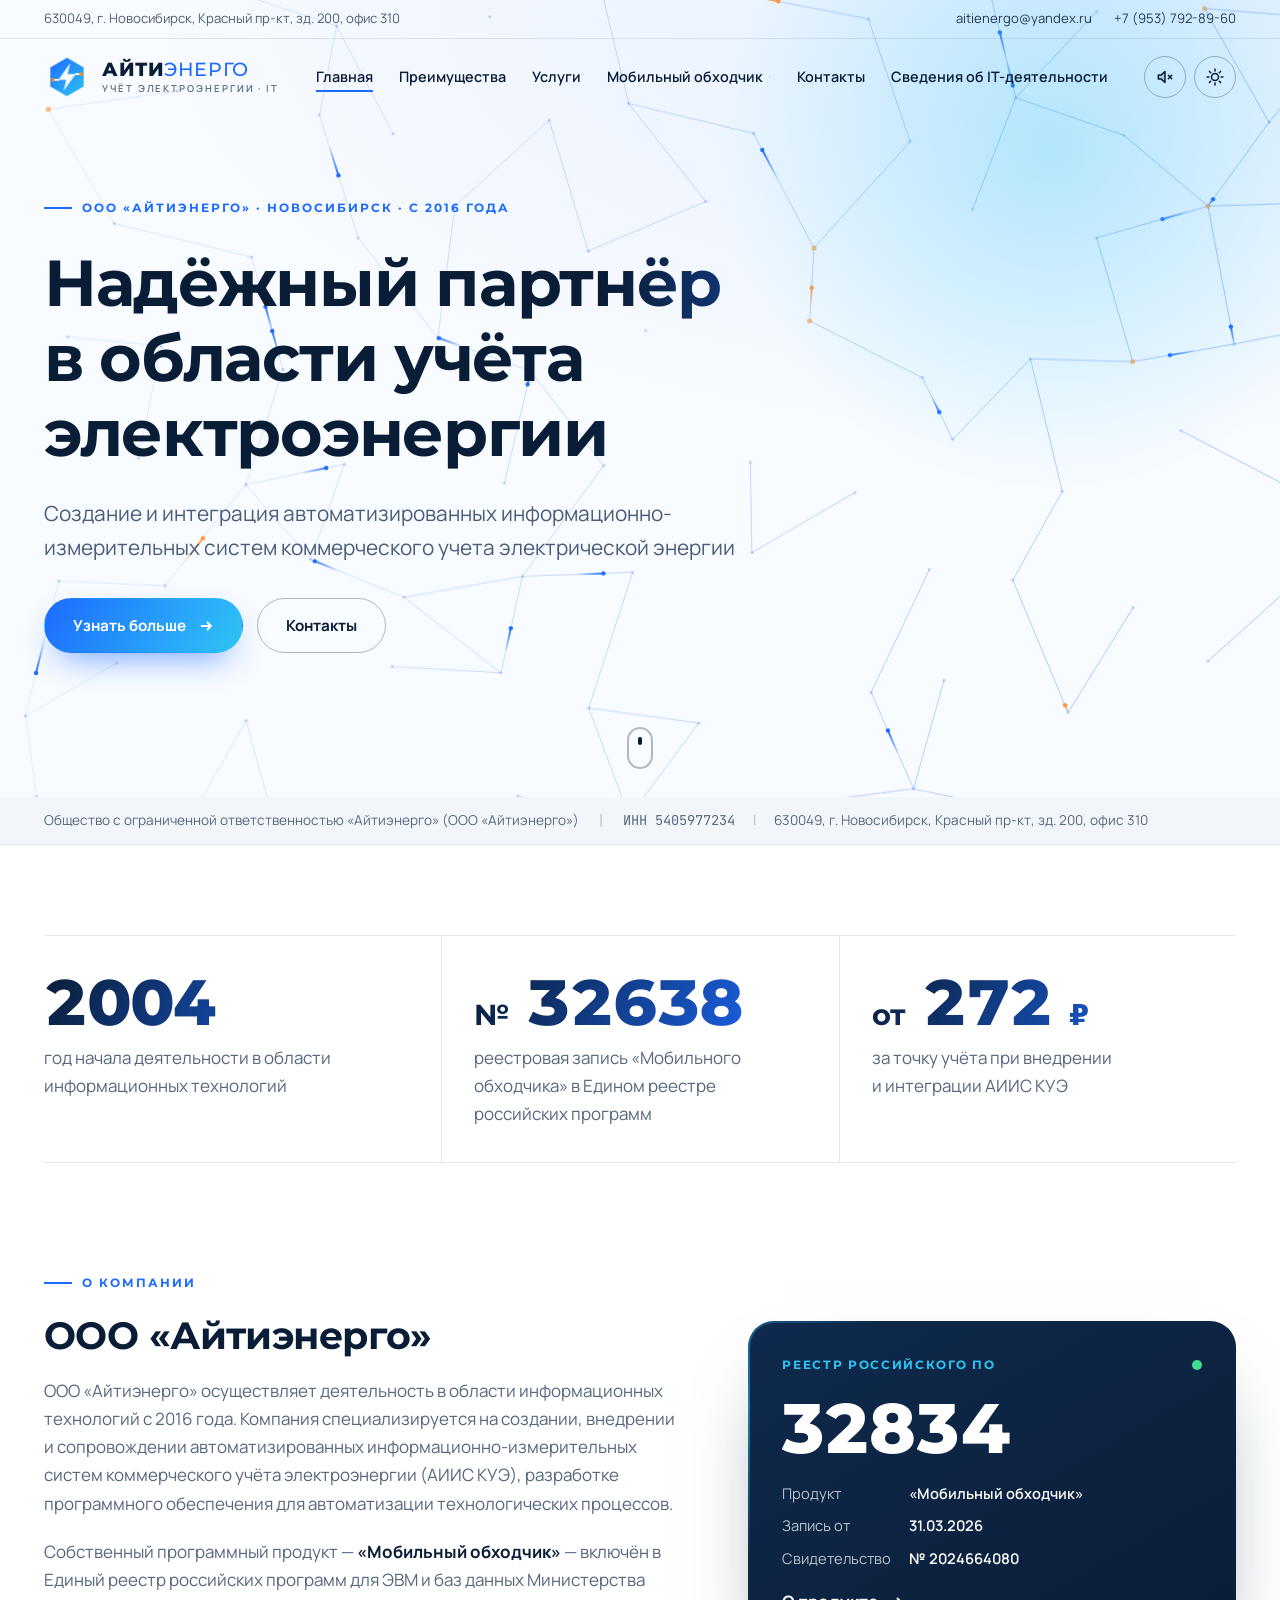
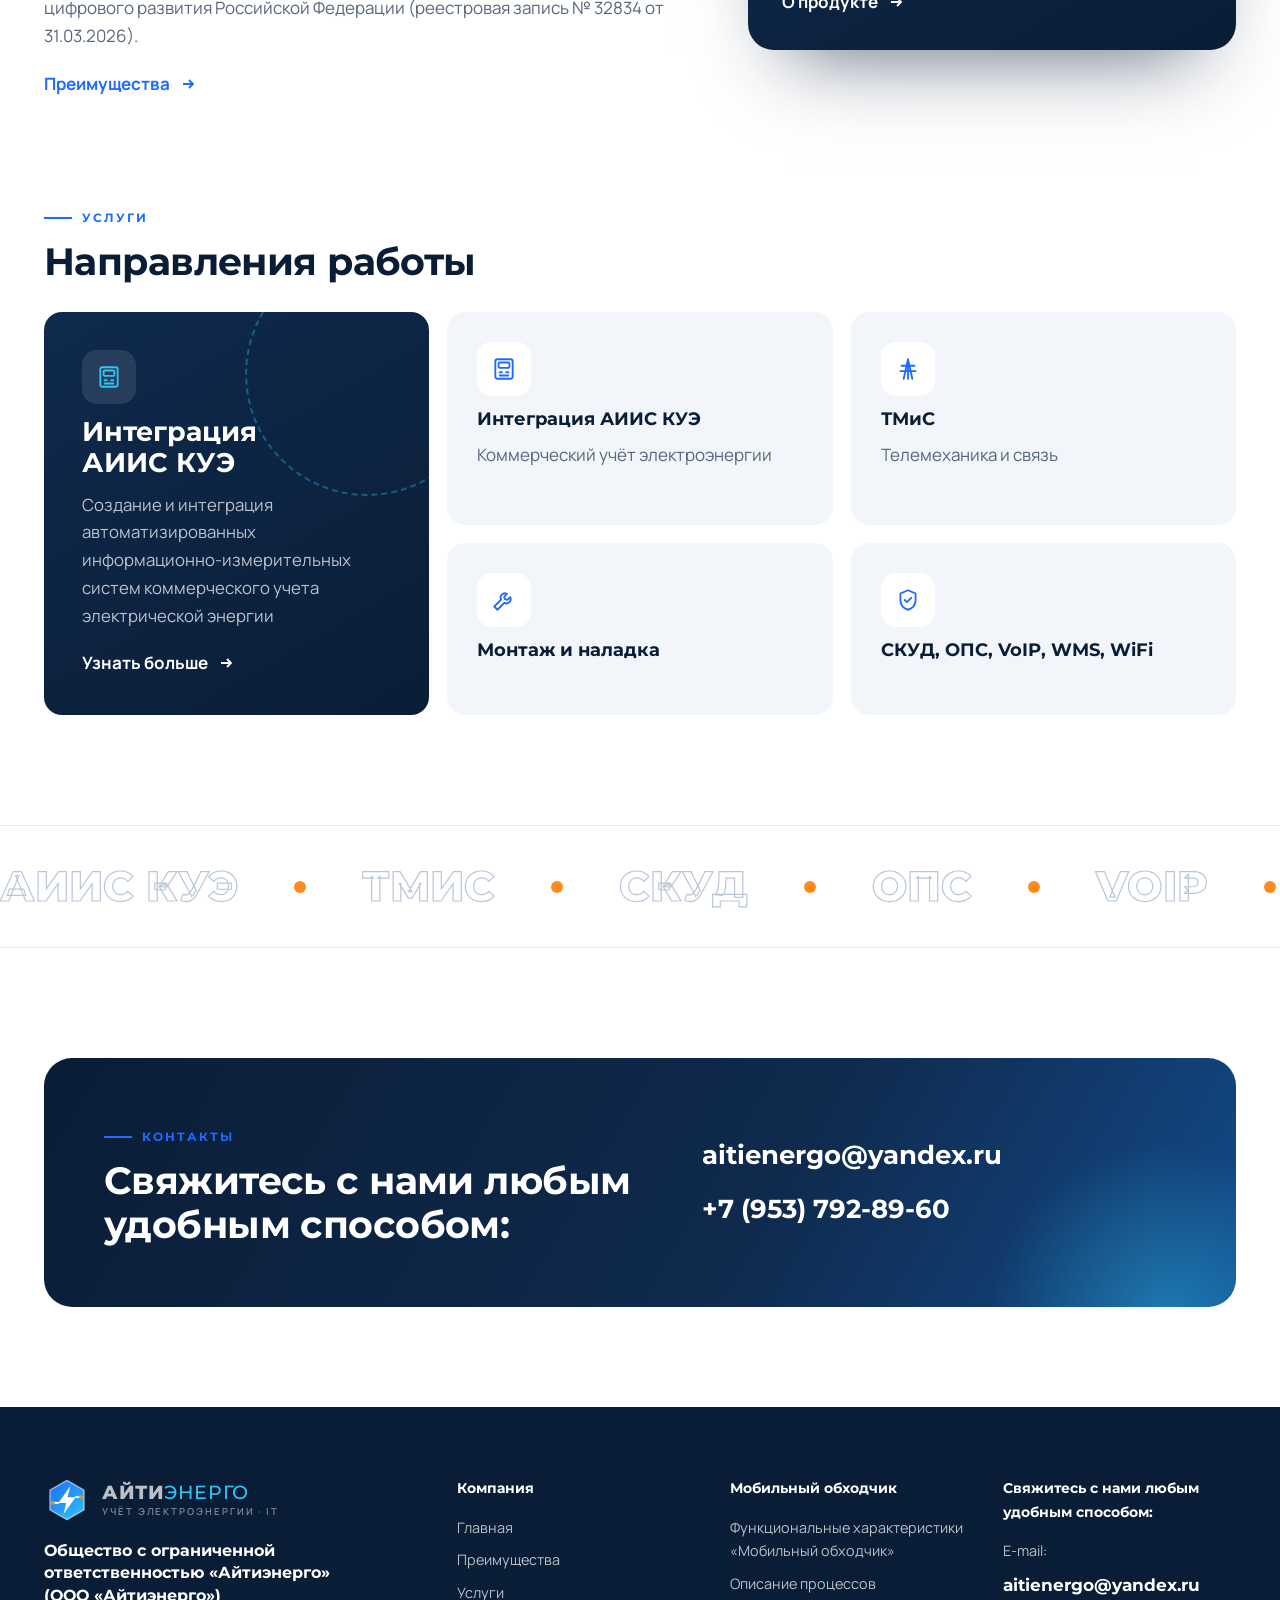
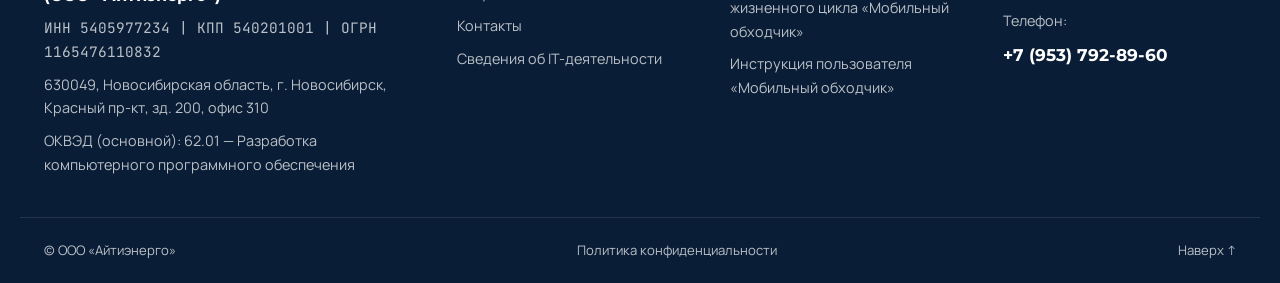
<file: index.html>
<!doctype html>
<!-- Разработчик сайта: kapa -->
<html lang="ru">
<head>
<meta charset="utf-8">
<meta name="author" content="kapa">
<meta name="viewport" content="width=device-width, initial-scale=1, viewport-fit=cover">
<script>try{var t=localStorage.getItem('ai-theme');if(t)document.documentElement.setAttribute('data-theme',t)}catch(e){}</script>
<link rel="icon" href="assets/emblem.svg" type="image/svg+xml">
<title>Айтиэнерго — ваш надёжный партнёр в учёте электроэнергии</title>
<meta name="description" content="ООО «Айтиэнерго»: создание, внедрение и сопровождение АИИС КУЭ, разработка ПО для автоматизации технологических процессов. Новосибирск, с 2016 года.">
<meta property="og:title" content="Айтиэнерго — ваш надёжный партнёр в учёте электроэнергии">
<link rel="stylesheet" href="assets/fonts/fonts.css">
<link rel="stylesheet" href="assets/style.css">
<link rel="canonical" href="https://aasolo.github.io/aitienergo-site/">
<meta property="og:type" content="website">
<meta property="og:site_name" content="Айтиэнерго">
<meta property="og:locale" content="ru_RU">
<meta property="og:url" content="https://aasolo.github.io/aitienergo-site/">
<meta property="og:description" content="ООО «Айтиэнерго»: создание, внедрение и сопровождение АИИС КУЭ, разработка ПО для автоматизации технологических процессов. Новосибирск, с 2016 года.">
<meta property="og:image" content="https://aasolo.github.io/aitienergo-site/assets/og-image.jpg?v=2">
<meta property="og:image:type" content="image/jpeg">
<meta property="og:image:width" content="1200">
<meta property="og:image:height" content="630">
<meta property="og:image:alt" content="Айтиэнерго — учёт электроэнергии под ключ">
<meta name="twitter:card" content="summary_large_image">
<meta name="twitter:title" content="Айтиэнерго — ваш надёжный партнёр в учёте электроэнергии">
<meta name="twitter:description" content="ООО «Айтиэнерго»: создание, внедрение и сопровождение АИИС КУЭ, разработка ПО для автоматизации технологических процессов. Новосибирск, с 2016 года.">
<meta name="twitter:image" content="https://aasolo.github.io/aitienergo-site/assets/og-image.jpg?v=2">
</head>
<body>
<header class="site-header">
  <div class="topbar"><div class="wrap">
    <span class="tb-addr">630049, г. Новосибирск, Красный пр-кт, зд. 200, офис 310</span>
    <span class="tb-links"><a href="mailto:aitienergo@yandex.ru">aitienergo@yandex.ru</a><a href="tel:+79537928960">+7 (953) 792-89-60</a></span>
  </div></div>
  <div class="wrap bar">
    <a class="logo" href="index.html" data-page="home" aria-label="Айтиэнерго, на главную">
      <svg class="logo-mark" viewBox="0 0 48 48" aria-hidden="true">
  <defs><linearGradient id="g1" x1="6" y1="4" x2="42" y2="44" gradientUnits="userSpaceOnUse"><stop offset="0" stop-color="#1d6bff"/><stop offset="1" stop-color="#2ec5f5"/></linearGradient></defs>
  <path d="M24 3.5 41.8 13.75v20.5L24 44.5 6.2 34.25v-20.5Z" fill="url(#g1)"/>
  <path class="hex" d="M24 3.5 41.8 13.75v20.5L24 44.5 6.2 34.25v-20.5Z" fill="none" stroke="#ffffff" stroke-opacity=".55" stroke-width="1.4" stroke-linejoin="round" pathLength="140"/>
  <path d="M33 21h4.2M15 27h-4.2" stroke="#ffffff" stroke-width="1.8" stroke-linecap="round"/>
  <circle class="node" cx="38.6" cy="21" r="1.9" fill="#ff8a1f"/>
  <circle class="node n2" cx="9.4" cy="27" r="1.9" fill="#ff8a1f"/>
  <path class="bolt" d="M27.5 9.5 15 27h8.2l-2.7 11.5L33 21h-8.4l2.9-11.5Z" fill="#ffffff"/>
</svg><span class="logo-word"><b>АЙТИ<span>ЭНЕРГО</span></b><small>учёт электроэнергии · IT</small></span>
    </a>
    <div class="controls">
      <button class="ctl ctl-sound" type="button" aria-pressed="false" aria-label="Включить звук" title="Звук"><svg viewBox="0 0 24 24" fill="none" stroke="currentColor" stroke-width="1.8" stroke-linecap="round" stroke-linejoin="round"><path d="M4 9.5h3.5L12 5.5v13l-4.5-4H4z" fill="currentColor" fill-opacity=".15"/><path class="wave" d="M15.5 9.2a4 4 0 0 1 0 5.6"/><path class="wave w2" d="M18.3 6.6a7.6 7.6 0 0 1 0 10.8"/><path class="x" d="m16 10 4 4m0-4-4 4"/></svg></button>
      <button class="ctl ctl-theme" type="button" aria-label="Переключить тему" title="Светлая / тёмная тема"><svg class="sun" viewBox="0 0 24 24" fill="none" stroke="currentColor" stroke-width="1.8" stroke-linecap="round"><circle cx="12" cy="12" r="4.2"/><path d="M12 2.5v2.2M12 19.3v2.2M2.5 12h2.2M19.3 12h2.2M5.3 5.3l1.6 1.6M17.1 17.1l1.6 1.6M5.3 18.7l1.6-1.6M17.1 6.9l1.6-1.6"/></svg><svg class="moon" viewBox="0 0 24 24" fill="none" stroke="currentColor" stroke-width="1.8" stroke-linejoin="round"><path d="M20 14.5A8.5 8.5 0 0 1 9.5 4a8.5 8.5 0 1 0 10.5 10.5Z"/></svg></button>
    </div>
    <button class="burger" type="button" aria-label="Меню" aria-expanded="false"><svg viewBox="0 0 24 24" fill="none" stroke="currentColor" stroke-width="2"><path d="M4 7h16M4 12h16M4 17h16"/></svg></button>
    <nav class="nav" aria-label="Основное меню"><a href="index.html" data-page="home" aria-current="page">Главная</a><a href="advantages.html" data-page="advantages">Преимущества</a><a href="services.html" data-page="services">Услуги</a><div class="has-sub"><button type="button" aria-expanded="false">Мобильный обходчик<svg viewBox="0 0 12 12" fill="none" stroke="currentColor" stroke-width="1.8"><path d="m2.5 4.5 3.5 3.5 3.5-3.5"/></svg></button><div class="sub"><a href="mobile-functions.html" data-page="functions">Функциональные характеристики «Мобильный обходчик»</a><a href="mobile-lifecycle.html" data-page="lifecycle">Описание процессов жизненного цикла «Мобильный обходчик»</a><a href="mobile-manual.html" data-page="manual">Инструкция пользователя «Мобильный обходчик»</a></div></div><a href="contacts.html" data-page="contacts">Контакты</a><a href="511.html" data-page="itinfo">Сведения об IT-деятельности</a></nav>
  </div>
</header>
<section class="hero">
  <canvas class="grid-canvas" aria-hidden="true"></canvas>
  <div class="hero-glow" aria-hidden="true"></div>
  <div class="wrap hero-inner">
    <span class="eyebrow light anim-in" style="--d:0">ООО «Айтиэнерго» · Новосибирск · с 2016 года</span>
    <h1 class="anim-in" style="--d:1">Надёжный партнёр в&nbsp;области учёта электроэнергии</h1>
    <p class="hero-lead anim-in" style="--d:2">Создание и интеграция автоматизированных информационно-измерительных систем коммерческого учета электрической энергии</p>
    <div class="actions anim-in" style="--d:3"><a class="btn btn-primary" href="services.html">Узнать больше <svg viewBox="0 0 16 16" fill="none" stroke="currentColor" stroke-width="1.8"><path d="M3 8h10M9 4l4 4-4 4"/></svg></a><a class="btn btn-outline-light" href="contacts.html">Контакты</a></div>
  </div>
  <a class="scroll-cue" href="#about" aria-label="Листать вниз"><span></span></a>
</section>
<div class="strip"><div class="wrap"><span>Общество с ограниченной ответственностью «Айтиэнерго» (ООО «Айтиэнерго»)</span><span class="mono">ИНН 5405977234</span><span>630049, г. Новосибирск, Красный пр-кт, зд. 200, офис 310</span></div></div><main class="wrap">
<section class="stats reveal-group">
  <div class="stat reveal"><span class="num" data-count="2016" data-plain="1">2016</span><span class="lbl">год начала деятельности в&nbsp;области информационных технологий</span></div>
  <div class="stat reveal"><span class="num"><small>№</small> <span data-count="32834" data-plain="1">32834</span></span><span class="lbl">реестровая запись «Мобильного обходчика» в&nbsp;Едином реестре российских программ</span></div>
  <div class="stat reveal"><span class="num"><small>от</small> <span data-count="340">340</span> <small>₽</small></span><span class="lbl">за точку учёта при внедрении и&nbsp;интеграции АИИС КУЭ</span></div>
</section>

<section class="about" id="about">
  <div class="about-copy reveal">
    <span class="eyebrow">О компании</span>
    <h2>ООО «Айтиэнерго»</h2>
    <p>ООО «Айтиэнерго» осуществляет деятельность в области информационных технологий с 2016 года. Компания специализируется на создании, внедрении и сопровождении автоматизированных информационно-измерительных систем коммерческого учёта электроэнергии (АИИС КУЭ), разработке программного обеспечения для автоматизации технологических процессов.</p>
    <p>Собственный программный продукт — <strong>«Мобильный обходчик»</strong> — включён в Единый реестр российских программ для ЭВМ и баз данных Министерства цифрового развития Российской Федерации (реестровая запись № 32834 от 31.03.2026).</p>
    <a class="link-more" href="advantages.html">Преимущества <svg viewBox="0 0 16 16" fill="none" stroke="currentColor" stroke-width="1.8"><path d="M3 8h10M9 4l4 4-4 4"/></svg></a>
  </div>
  <aside class="cert reveal" aria-label="Реестровая запись № 32834">
    <div class="cert-top"><span>Реестр российского ПО</span><span class="pulse"></span></div>
    <div class="cert-num">32834</div>
    <dl><dt>Продукт</dt><dd>«Мобильный обходчик»</dd><dt>Запись от</dt><dd>31.03.2026</dd><dt>Свидетельство</dt><dd>№ 2024664080</dd></dl>
    <a class="cert-link" href="services.html">О продукте <svg viewBox="0 0 16 16" fill="none" stroke="currentColor" stroke-width="1.8"><path d="M3 8h10M9 4l4 4-4 4"/></svg></a>
  </aside>
</section>

<section class="competence">
  <div class="sec-head reveal"><span class="eyebrow">Услуги</span><h2>Направления работы</h2></div>
  <div class="comp-grid reveal-group">
    <a class="comp comp-main reveal" href="services.html">
      <span class="comp-ic"><span class="ic"><svg viewBox="0 0 24 24" fill="none" stroke="currentColor" stroke-width="1.7" stroke-linecap="round" stroke-linejoin="round"><rect x="4" y="3" width="16" height="18" rx="2"/><rect x="7" y="6" width="10" height="5" rx="1"/><path d="M8 15h2M14 15h2M8 18h8"/></svg></span></span>
      <h3>Интеграция АИИС КУЭ</h3>
      <p>Создание и интеграция автоматизированных информационно-измерительных систем коммерческого учета электрической энергии</p>
      <span class="comp-more">Узнать больше <svg viewBox="0 0 16 16" fill="none" stroke="currentColor" stroke-width="1.8"><path d="M3 8h10M9 4l4 4-4 4"/></svg></span>
    </a>
    <div class="comp reveal"><span class="comp-ic"><span class="ic"><svg viewBox="0 0 24 24" fill="none" stroke="currentColor" stroke-width="1.7" stroke-linecap="round" stroke-linejoin="round"><rect x="4" y="3" width="16" height="18" rx="2"/><rect x="7" y="6" width="10" height="5" rx="1"/><path d="M8 15h2M14 15h2M8 18h8"/></svg></span></span><h3>Интеграция АИИС КУЭ</h3><p>Коммерческий учёт электроэнергии</p></div>
    <div class="comp reveal"><span class="comp-ic"><span class="ic"><svg viewBox="0 0 24 24" fill="none" stroke="currentColor" stroke-width="1.7" stroke-linecap="round" stroke-linejoin="round"><path d="M12 3v18M8 21l4-18 4 18M6 9h12M5 14h14"/></svg></span></span><h3>ТМиС</h3><p>Телемеханика и связь</p></div>
    <div class="comp reveal"><span class="comp-ic"><span class="ic"><svg viewBox="0 0 24 24" fill="none" stroke="currentColor" stroke-width="1.7" stroke-linecap="round" stroke-linejoin="round"><path d="M14.7 6.3a4 4 0 0 0-5.4 5.4L3 18l3 3 6.3-6.3a4 4 0 0 0 5.4-5.4l-2.5 2.5-2.4-.6-.6-2.4 2.5-2.5Z"/></svg></span></span><h3>Монтаж и наладка</h3></div>
    <div class="comp reveal"><span class="comp-ic"><span class="ic"><svg viewBox="0 0 24 24" fill="none" stroke="currentColor" stroke-width="1.7" stroke-linecap="round" stroke-linejoin="round"><path d="M12 3 5 6v6c0 4.5 3 7.7 7 9 4-1.3 7-4.5 7-9V6l-7-3Z"/><path d="M9 12l2 2 4-4"/></svg></span></span><h3>СКУД, ОПС, VoIP, WMS, WiFi</h3></div>
  </div>
</section>

<div class="marquee" aria-hidden="true"><div class="marquee-track"><span>АИИС КУЭ</span><span>ТМиС</span><span>СКУД</span><span>ОПС</span><span>VoIP</span><span>WMS</span><span>WiFi</span><span>Мобильный обходчик</span><span>АИИС КУЭ</span><span>ТМиС</span><span>СКУД</span><span>ОПС</span><span>VoIP</span><span>WMS</span><span>WiFi</span><span>Мобильный обходчик</span></div></div>

<section class="cta reveal">
  <div><span class="eyebrow light">Контакты</span><h2>Свяжитесь с нами любым удобным способом:</h2></div>
  <div class="cta-links"><a href="mailto:aitienergo@yandex.ru">aitienergo@yandex.ru</a><a href="tel:+79537928960">+7 (953) 792-89-60</a></div>
</section>
</main>
<footer class="site-footer">
  <div class="wrap footer-grid">
    <div class="col col-company">
      <a class="logo logo-footer" href="index.html"><svg class="logo-mark" viewBox="0 0 48 48" aria-hidden="true">
  <defs><linearGradient id="g2" x1="6" y1="4" x2="42" y2="44" gradientUnits="userSpaceOnUse"><stop offset="0" stop-color="#1d6bff"/><stop offset="1" stop-color="#2ec5f5"/></linearGradient></defs>
  <path d="M24 3.5 41.8 13.75v20.5L24 44.5 6.2 34.25v-20.5Z" fill="url(#g2)"/>
  <path class="hex" d="M24 3.5 41.8 13.75v20.5L24 44.5 6.2 34.25v-20.5Z" fill="none" stroke="#ffffff" stroke-opacity=".55" stroke-width="1.4" stroke-linejoin="round" pathLength="140"/>
  <path d="M33 21h4.2M15 27h-4.2" stroke="#ffffff" stroke-width="1.8" stroke-linecap="round"/>
  <circle class="node" cx="38.6" cy="21" r="1.9" fill="#ff8a1f"/>
  <circle class="node n2" cx="9.4" cy="27" r="1.9" fill="#ff8a1f"/>
  <path class="bolt" d="M27.5 9.5 15 27h8.2l-2.7 11.5L33 21h-8.4l2.9-11.5Z" fill="#ffffff"/>
</svg><span class="logo-word"><b>АЙТИ<span>ЭНЕРГО</span></b><small>учёт электроэнергии · IT</small></span></a>
      <strong>Общество с ограниченной ответственностью «Айтиэнерго»<br>(ООО «Айтиэнерго»)</strong>
      <span class="mono">ИНН 5405977234 | КПП 540201001 | ОГРН 1165476110832</span>
      <span>630049, Новосибирская область, г. Новосибирск, Красный пр-кт, зд. 200, офис 310</span>
      <span>ОКВЭД (основной): 62.01 — Разработка компьютерного программного обеспечения</span>
    </div>
    <div class="col"><span class="col-title">Компания</span><a href="index.html">Главная</a><a href="advantages.html">Преимущества</a><a href="services.html">Услуги</a><a href="contacts.html">Контакты</a><a href="511.html">Сведения об IT-деятельности</a></div>
    <div class="col"><span class="col-title">Мобильный обходчик</span><a href="mobile-functions.html">Функциональные характеристики «Мобильный обходчик»</a><a href="mobile-lifecycle.html">Описание процессов жизненного цикла «Мобильный обходчик»</a><a href="mobile-manual.html">Инструкция пользователя «Мобильный обходчик»</a></div>
    <div class="col"><span class="col-title">Свяжитесь с нами любым удобным способом:</span>
      <span>E-mail:</span><a class="big" href="mailto:aitienergo@yandex.ru">aitienergo@yandex.ru</a>
      <span>Телефон:</span><a class="big" href="tel:+79537928960">+7 (953) 792-89-60</a>
    </div>
  </div>
  <div class="wrap footer-bottom"><span class="copy">© ООО «Айтиэнерго»</span><a href="privacy.html" class="fb-link">Политика конфиденциальности</a><a href="#top" class="to-top">Наверх ↑</a></div>
</footer>
<script src="assets/main.js"></script>
</body>
</html>
</file>
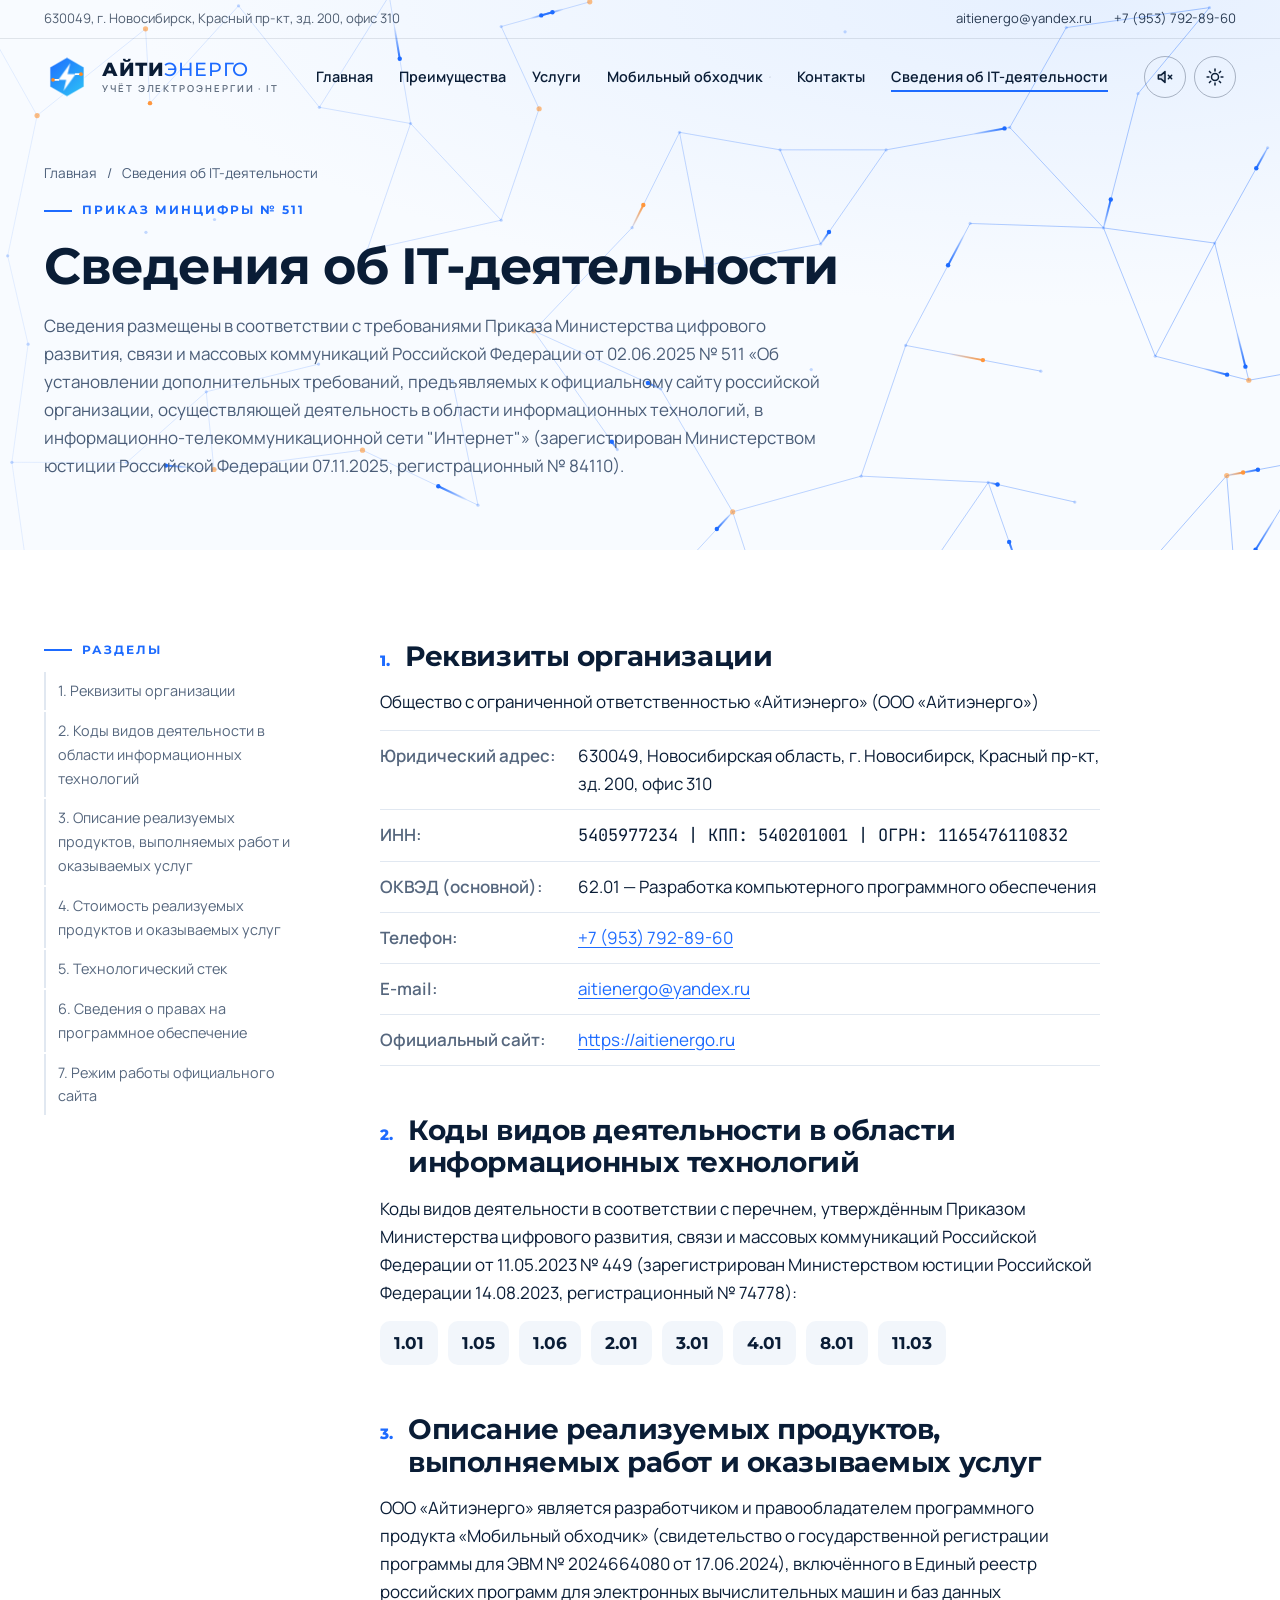
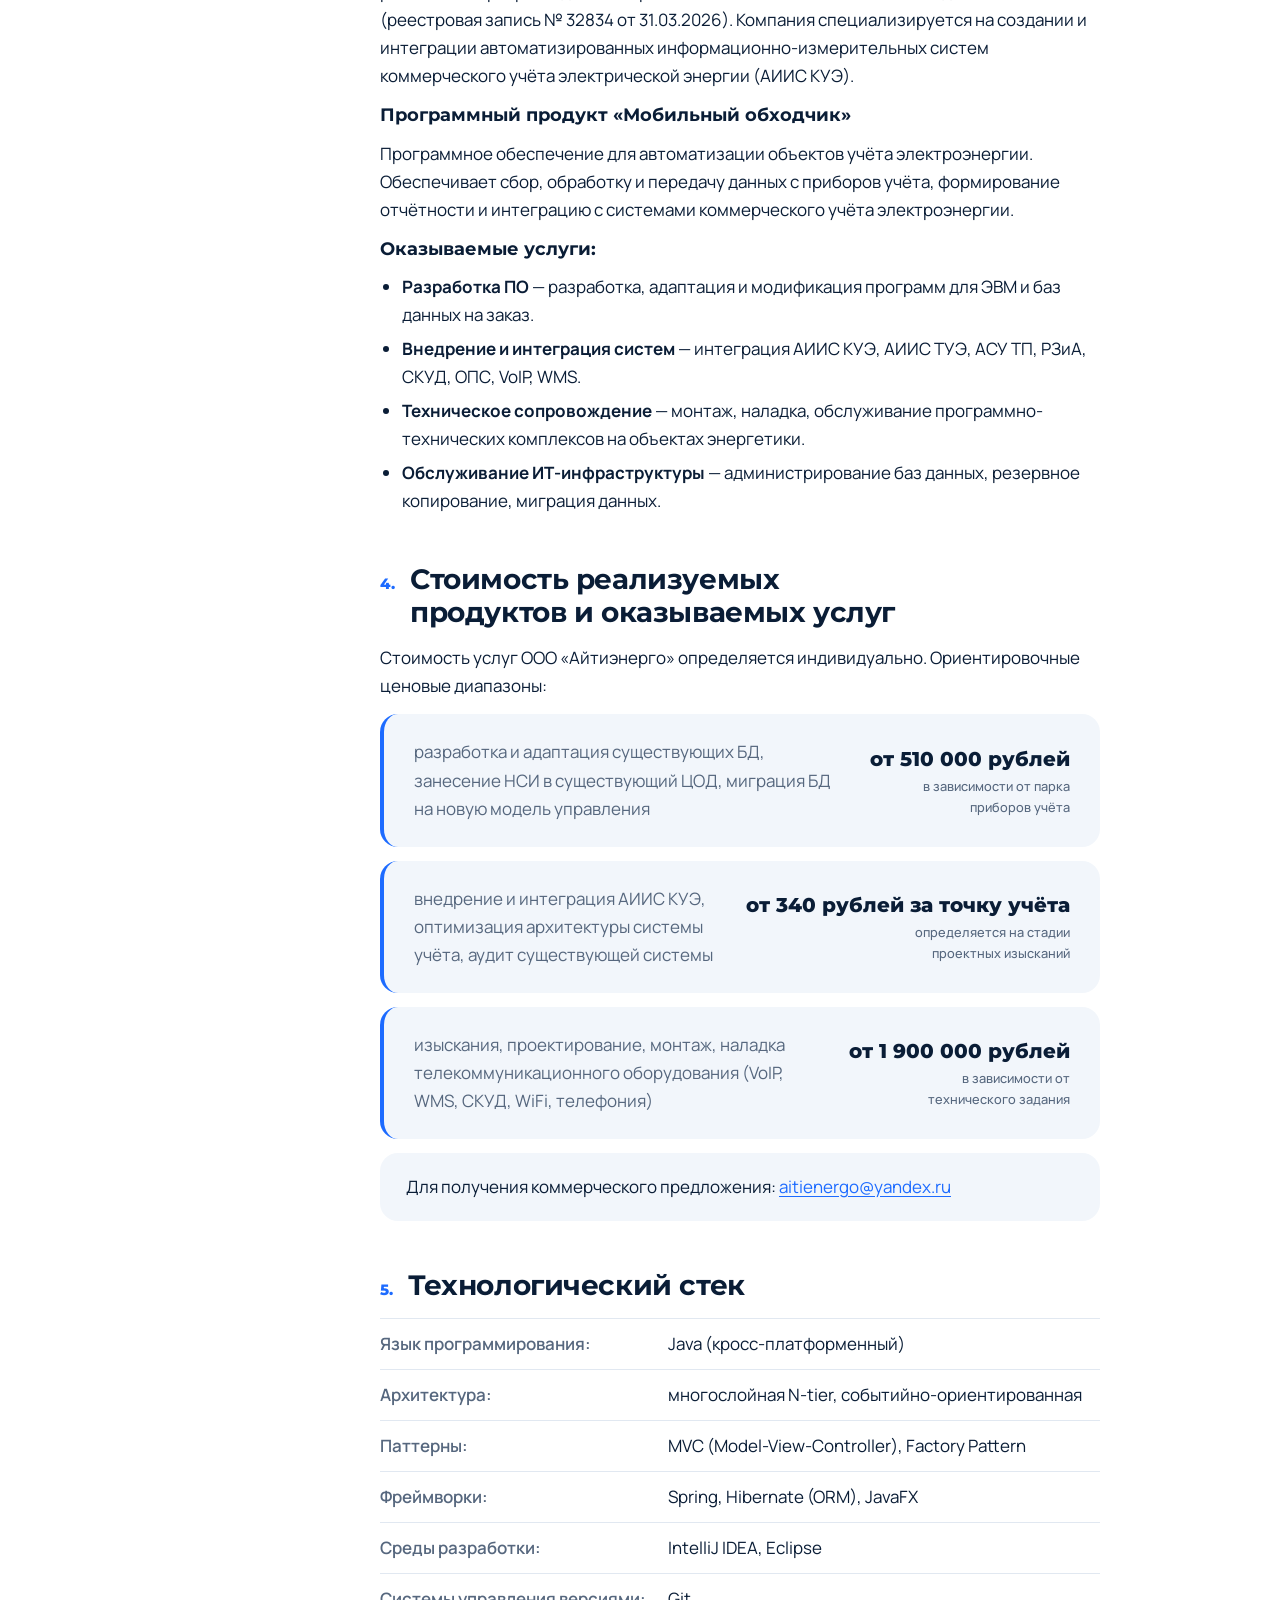
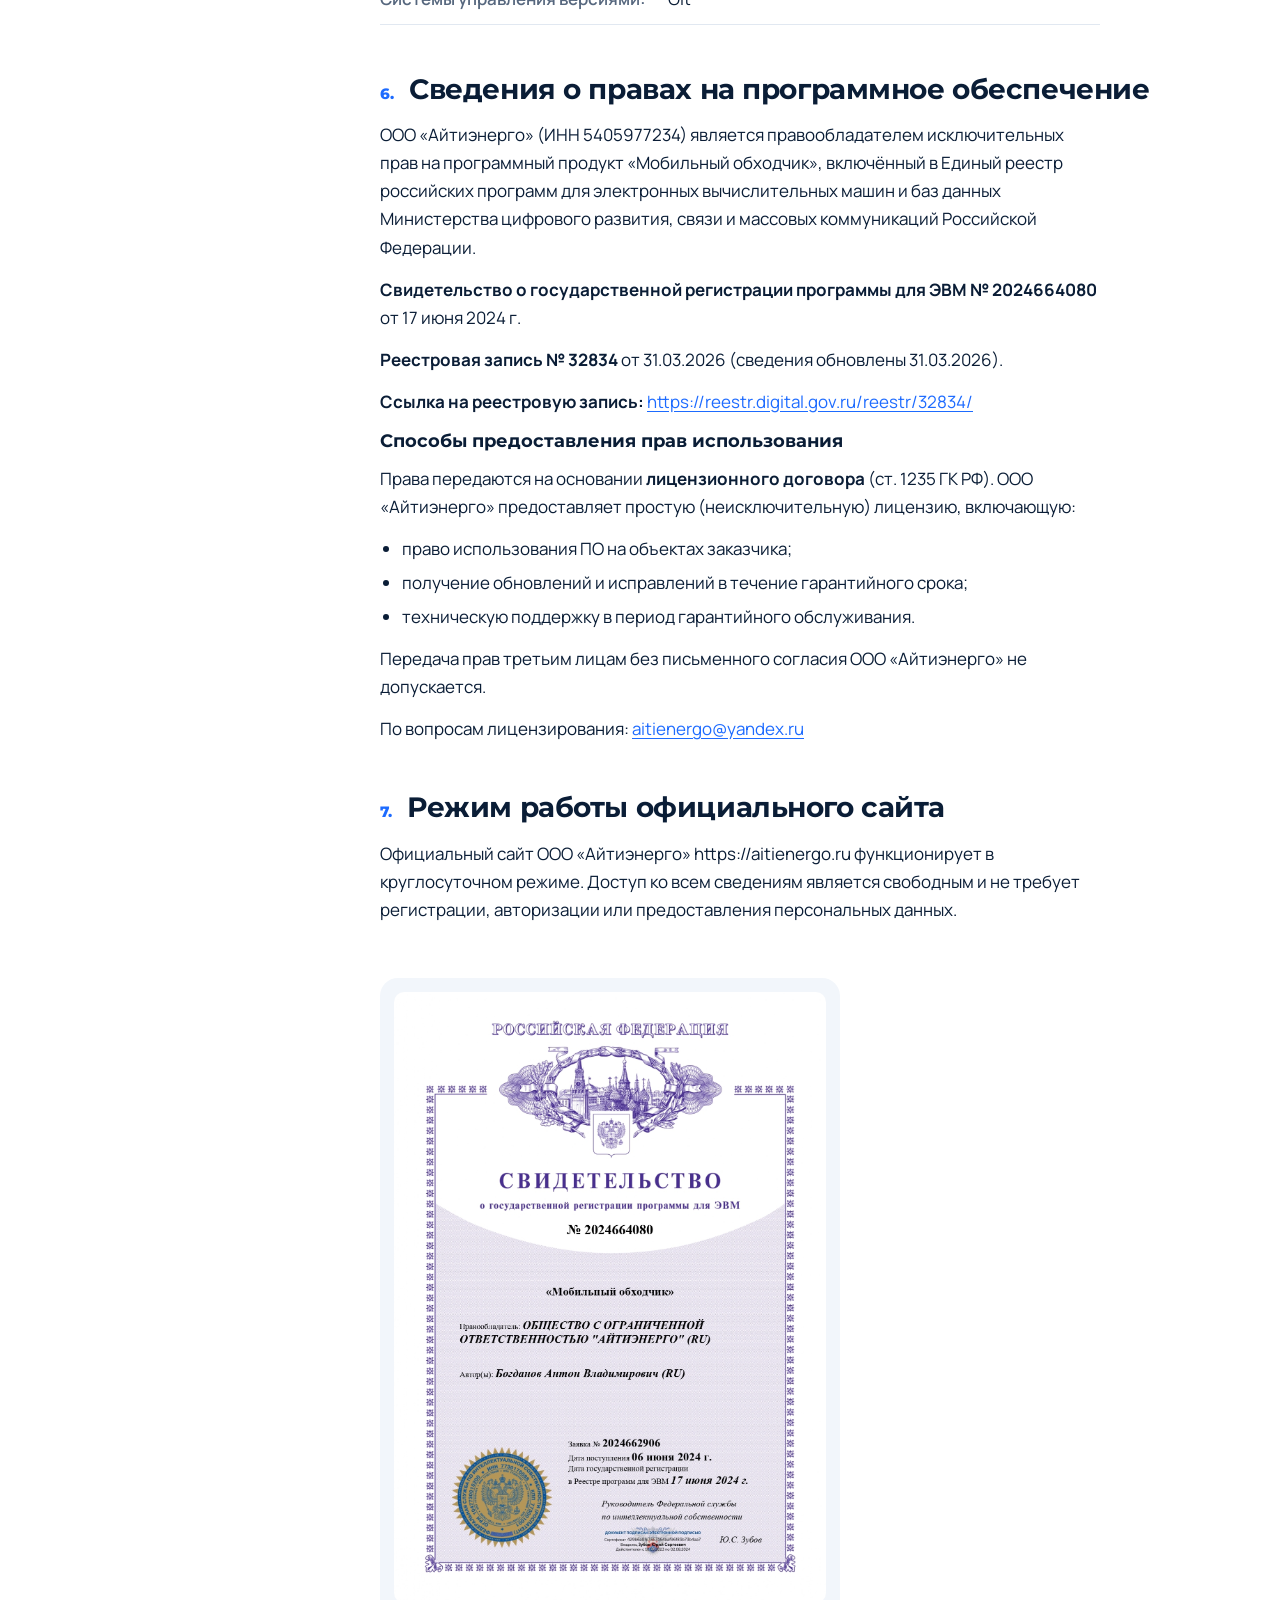
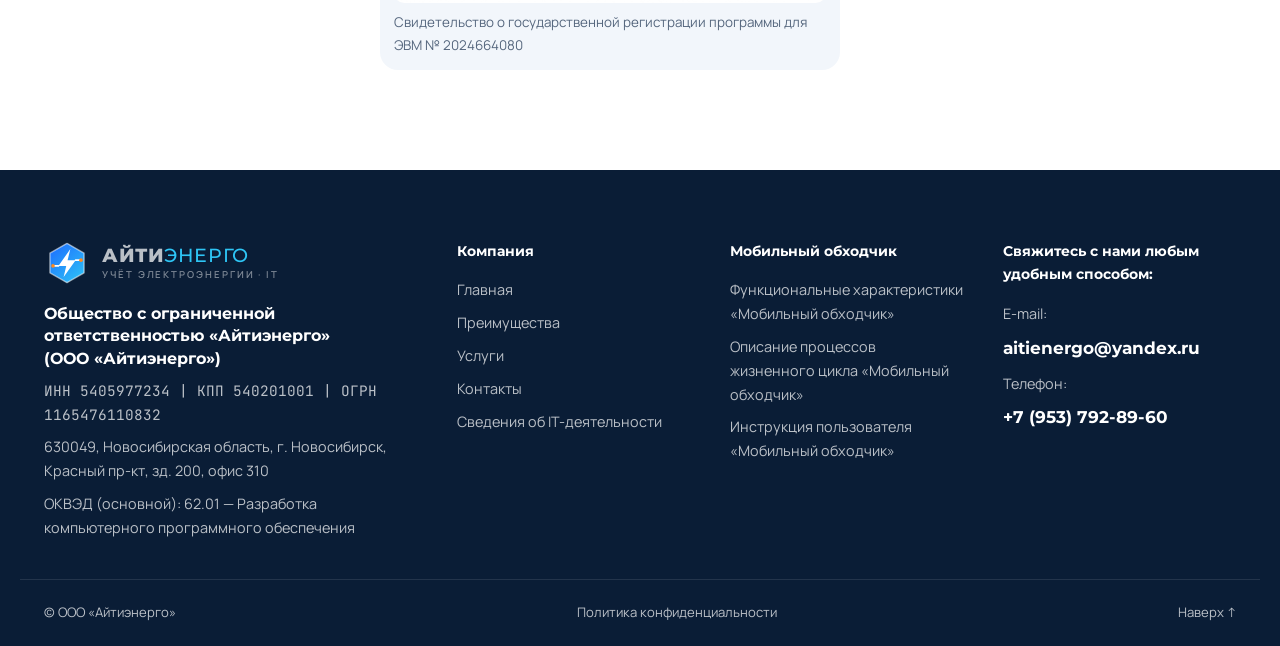
<file: 511.html>
<!doctype html>
<!-- Разработчик сайта: kapa -->
<html lang="ru">
<head>
<meta charset="utf-8">
<meta name="author" content="kapa">
<meta name="viewport" content="width=device-width, initial-scale=1, viewport-fit=cover">
<script>try{var t=localStorage.getItem('ai-theme');if(t)document.documentElement.setAttribute('data-theme',t)}catch(e){}</script>
<link rel="icon" href="assets/emblem.svg" type="image/svg+xml">
<title>Сведения об IT-деятельности — Айтиэнерго</title>
<meta name="description" content="Сведения об ИТ-деятельности ООО «Айтиэнерго» в соответствии с Приказом Минцифры № 511.">
<meta property="og:title" content="Сведения об IT-деятельности — Айтиэнерго">
<link rel="stylesheet" href="assets/fonts/fonts.css">
<link rel="stylesheet" href="assets/style.css">
<link rel="canonical" href="https://aasolo.github.io/aitienergo-site/511.html">
<meta property="og:type" content="website">
<meta property="og:site_name" content="Айтиэнерго">
<meta property="og:locale" content="ru_RU">
<meta property="og:url" content="https://aasolo.github.io/aitienergo-site/511.html">
<meta property="og:description" content="Сведения об ИТ-деятельности ООО «Айтиэнерго» в соответствии с Приказом Минцифры № 511.">
<meta property="og:image" content="https://aasolo.github.io/aitienergo-site/assets/og-image.jpg?v=2">
<meta property="og:image:type" content="image/jpeg">
<meta property="og:image:width" content="1200">
<meta property="og:image:height" content="630">
<meta property="og:image:alt" content="Айтиэнерго — учёт электроэнергии под ключ">
<meta name="twitter:card" content="summary_large_image">
<meta name="twitter:title" content="Сведения об IT-деятельности — Айтиэнерго">
<meta name="twitter:description" content="Сведения об ИТ-деятельности ООО «Айтиэнерго» в соответствии с Приказом Минцифры № 511.">
<meta name="twitter:image" content="https://aasolo.github.io/aitienergo-site/assets/og-image.jpg?v=2">
</head>
<body>
<header class="site-header">
  <div class="topbar"><div class="wrap">
    <span class="tb-addr">630049, г. Новосибирск, Красный пр-кт, зд. 200, офис 310</span>
    <span class="tb-links"><a href="mailto:aitienergo@yandex.ru">aitienergo@yandex.ru</a><a href="tel:+79537928960">+7 (953) 792-89-60</a></span>
  </div></div>
  <div class="wrap bar">
    <a class="logo" href="index.html" data-page="home" aria-label="Айтиэнерго, на главную">
      <svg class="logo-mark" viewBox="0 0 48 48" aria-hidden="true">
  <defs><linearGradient id="g15" x1="6" y1="4" x2="42" y2="44" gradientUnits="userSpaceOnUse"><stop offset="0" stop-color="#1d6bff"/><stop offset="1" stop-color="#2ec5f5"/></linearGradient></defs>
  <path d="M24 3.5 41.8 13.75v20.5L24 44.5 6.2 34.25v-20.5Z" fill="url(#g15)"/>
  <path class="hex" d="M24 3.5 41.8 13.75v20.5L24 44.5 6.2 34.25v-20.5Z" fill="none" stroke="#ffffff" stroke-opacity=".55" stroke-width="1.4" stroke-linejoin="round" pathLength="140"/>
  <path d="M33 21h4.2M15 27h-4.2" stroke="#ffffff" stroke-width="1.8" stroke-linecap="round"/>
  <circle class="node" cx="38.6" cy="21" r="1.9" fill="#ff8a1f"/>
  <circle class="node n2" cx="9.4" cy="27" r="1.9" fill="#ff8a1f"/>
  <path class="bolt" d="M27.5 9.5 15 27h8.2l-2.7 11.5L33 21h-8.4l2.9-11.5Z" fill="#ffffff"/>
</svg><span class="logo-word"><b>АЙТИ<span>ЭНЕРГО</span></b><small>учёт электроэнергии · IT</small></span>
    </a>
    <div class="controls">
      <button class="ctl ctl-sound" type="button" aria-pressed="false" aria-label="Включить звук" title="Звук"><svg viewBox="0 0 24 24" fill="none" stroke="currentColor" stroke-width="1.8" stroke-linecap="round" stroke-linejoin="round"><path d="M4 9.5h3.5L12 5.5v13l-4.5-4H4z" fill="currentColor" fill-opacity=".15"/><path class="wave" d="M15.5 9.2a4 4 0 0 1 0 5.6"/><path class="wave w2" d="M18.3 6.6a7.6 7.6 0 0 1 0 10.8"/><path class="x" d="m16 10 4 4m0-4-4 4"/></svg></button>
      <button class="ctl ctl-theme" type="button" aria-label="Переключить тему" title="Светлая / тёмная тема"><svg class="sun" viewBox="0 0 24 24" fill="none" stroke="currentColor" stroke-width="1.8" stroke-linecap="round"><circle cx="12" cy="12" r="4.2"/><path d="M12 2.5v2.2M12 19.3v2.2M2.5 12h2.2M19.3 12h2.2M5.3 5.3l1.6 1.6M17.1 17.1l1.6 1.6M5.3 18.7l1.6-1.6M17.1 6.9l1.6-1.6"/></svg><svg class="moon" viewBox="0 0 24 24" fill="none" stroke="currentColor" stroke-width="1.8" stroke-linejoin="round"><path d="M20 14.5A8.5 8.5 0 0 1 9.5 4a8.5 8.5 0 1 0 10.5 10.5Z"/></svg></button>
    </div>
    <button class="burger" type="button" aria-label="Меню" aria-expanded="false"><svg viewBox="0 0 24 24" fill="none" stroke="currentColor" stroke-width="2"><path d="M4 7h16M4 12h16M4 17h16"/></svg></button>
    <nav class="nav" aria-label="Основное меню"><a href="index.html" data-page="home">Главная</a><a href="advantages.html" data-page="advantages">Преимущества</a><a href="services.html" data-page="services">Услуги</a><div class="has-sub"><button type="button" aria-expanded="false">Мобильный обходчик<svg viewBox="0 0 12 12" fill="none" stroke="currentColor" stroke-width="1.8"><path d="m2.5 4.5 3.5 3.5 3.5-3.5"/></svg></button><div class="sub"><a href="mobile-functions.html" data-page="functions">Функциональные характеристики «Мобильный обходчик»</a><a href="mobile-lifecycle.html" data-page="lifecycle">Описание процессов жизненного цикла «Мобильный обходчик»</a><a href="mobile-manual.html" data-page="manual">Инструкция пользователя «Мобильный обходчик»</a></div></div><a href="contacts.html" data-page="contacts">Контакты</a><a href="511.html" data-page="itinfo" aria-current="page">Сведения об IT-деятельности</a></nav>
  </div>
</header>
<header class="page-head"><canvas class="grid-canvas" aria-hidden="true"></canvas><div class="wrap page-head-inner"><nav class="crumbs anim-in" style="--d:0" aria-label="Навигационная цепочка"><a href="index.html">Главная</a><span>/</span><span>Сведения об IT-деятельности</span></nav><span class="eyebrow light anim-in" style="--d:1">Приказ Минцифры № 511</span><h1 class="anim-in" style="--d:2">Сведения об IT-деятельности</h1><p class="anim-in" style="--d:3">Сведения размещены в соответствии с требованиями Приказа Министерства цифрового развития, связи и массовых коммуникаций Российской Федерации от 02.06.2025 № 511 «Об установлении дополнительных требований, предъявляемых к официальному сайту российской организации, осуществляющей деятельность в области информационных технологий, в информационно-телекоммуникационной сети "Интернет"» (зарегистрирован Министерством юстиции Российской Федерации 07.11.2025, регистрационный № 84110).</p></div></header><main class="wrap">
<div class="doc-layout"><aside class="toc"><span class="eyebrow">Разделы</span><a href="#itinfo-1">1. Реквизиты организации</a><a href="#itinfo-2">2. Коды видов деятельности в области информационных технологий</a><a href="#itinfo-3">3. Описание реализуемых продуктов, выполняемых работ и оказываемых услуг</a><a href="#itinfo-4">4. Стоимость реализуемых продуктов и оказываемых услуг</a><a href="#itinfo-5">5. Технологический стек</a><a href="#itinfo-6">6. Сведения о правах на программное обеспечение</a><a href="#itinfo-7">7. Режим работы официального сайта</a></aside><div class="doc-body"><section id="itinfo-1"><h2><span class="n">1.</span>Реквизиты организации</h2><div class="prose"><p>Общество с ограниченной ответственностью «Айтиэнерго» (ООО «Айтиэнерго»)</p>
<dl class="spec"><dt>Юридический адрес:</dt><dd>630049, Новосибирская область, г. Новосибирск, Красный пр-кт, зд. 200, офис 310</dd>
<dt>ИНН:</dt><dd class="mono">5405977234 | КПП: 540201001 | ОГРН: 1165476110832</dd>
<dt>ОКВЭД (основной):</dt><dd>62.01 — Разработка компьютерного программного обеспечения</dd>
<dt>Телефон:</dt><dd><a href="tel:+79537928960">+7 (953) 792-89-60</a></dd>
<dt>E-mail:</dt><dd><a href="mailto:aitienergo@yandex.ru">aitienergo@yandex.ru</a></dd>
<dt>Официальный сайт:</dt><dd><a href="https://aitienergo.ru">https://aitienergo.ru</a></dd></dl></div></section><section id="itinfo-2"><h2><span class="n">2.</span>Коды видов деятельности в области информационных технологий</h2><div class="prose"><p>Коды видов деятельности в соответствии с перечнем, утверждённым Приказом Министерства цифрового развития, связи и массовых коммуникаций Российской Федерации от 11.05.2023 № 449 (зарегистрирован Министерством юстиции Российской Федерации 14.08.2023, регистрационный № 74778):</p>
<div class="codes"><span>1.01</span><span>1.05</span><span>1.06</span><span>2.01</span><span>3.01</span><span>4.01</span><span>8.01</span><span>11.03</span></div></div></section><section id="itinfo-3"><h2><span class="n">3.</span>Описание реализуемых продуктов, выполняемых работ и оказываемых услуг</h2><div class="prose"><p>ООО «Айтиэнерго» является разработчиком и правообладателем программного продукта «Мобильный обходчик» (свидетельство о государственной регистрации программы для ЭВМ № 2024664080 от 17.06.2024), включённого в Единый реестр российских программ для электронных вычислительных машин и баз данных (реестровая запись № 32834 от 31.03.2026). Компания специализируется на создании и интеграции автоматизированных информационно-измерительных систем коммерческого учёта электрической энергии (АИИС КУЭ).</p>
<h3>Программный продукт «Мобильный обходчик»</h3>
<p>Программное обеспечение для автоматизации объектов учёта электроэнергии. Обеспечивает сбор, обработку и передачу данных с приборов учёта, формирование отчётности и интеграцию с системами коммерческого учёта электроэнергии.</p>
<h3>Оказываемые услуги:</h3>
<ul><li><strong>Разработка ПО</strong> — разработка, адаптация и модификация программ для ЭВМ и баз данных на заказ.</li>
<li><strong>Внедрение и интеграция систем</strong> — интеграция АИИС КУЭ, АИИС ТУЭ, АСУ ТП, РЗиА, СКУД, ОПС, VoIP, WMS.</li>
<li><strong>Техническое сопровождение</strong> — монтаж, наладка, обслуживание программно-технических комплексов на объектах энергетики.</li>
<li><strong>Обслуживание ИТ-инфраструктуры</strong> — администрирование баз данных, резервное копирование, миграция данных.</li></ul></div></section><section id="itinfo-4"><h2><span class="n">4.</span>Стоимость реализуемых продуктов и оказываемых услуг</h2><div class="prose"><p>Стоимость услуг ООО «Айтиэнерго» определяется индивидуально. Ориентировочные ценовые диапазоны:</p><div class="prices">
  <div class="price"><p>разработка и адаптация существующих БД, занесение НСИ в существующий ЦОД, миграция БД на новую модель управления</p><div class="sum">от 510 000 рублей<small>в зависимости от парка приборов учёта</small></div></div>
  <div class="price"><p>внедрение и интеграция АИИС КУЭ, оптимизация архитектуры системы учёта, аудит существующей системы</p><div class="sum">от 340 рублей за точку учёта<small>определяется на стадии проектных изысканий</small></div></div>
  <div class="price"><p>изыскания, проектирование, монтаж, наладка телекоммуникационного оборудования (VoIP, WMS, СКУД, WiFi, телефония)</p><div class="sum">от 1 900 000 рублей<small>в зависимости от технического задания</small></div></div>
</div>
<p class="note">Для получения коммерческого предложения: <a href="mailto:aitienergo@yandex.ru">aitienergo@yandex.ru</a></p></div></section><section id="itinfo-5"><h2><span class="n">5.</span>Технологический стек</h2><div class="prose"><dl class="spec"><dt>Язык программирования:</dt><dd>Java (кросс-платформенный)</dd><dt>Архитектура:</dt><dd>многослойная N-tier, событийно-ориентированная</dd><dt>Паттерны:</dt><dd>MVC (Model-View-Controller), Factory Pattern</dd><dt>Фреймворки:</dt><dd>Spring, Hibernate (ORM), JavaFX</dd><dt>Среды разработки:</dt><dd>IntelliJ IDEA, Eclipse</dd><dt>Системы управления версиями:</dt><dd>Git</dd></dl></div></section><section id="itinfo-6"><h2><span class="n">6.</span>Сведения о правах на программное обеспечение</h2><div class="prose"><p>ООО «Айтиэнерго» (ИНН 5405977234) является правообладателем исключительных прав на программный продукт «Мобильный обходчик», включённый в Единый реестр российских программ для электронных вычислительных машин и баз данных Министерства цифрового развития, связи и массовых коммуникаций Российской Федерации.</p>
<p><strong>Свидетельство о государственной регистрации программы для ЭВМ № 2024664080</strong> от 17 июня 2024 г.</p>
<p><strong>Реестровая запись № 32834</strong> от 31.03.2026 (сведения обновлены 31.03.2026).</p>
<p><strong>Ссылка на реестровую запись:</strong> <a href="https://reestr.digital.gov.ru/reestr/32834/">https://reestr.digital.gov.ru/reestr/32834/</a></p>
<h3>Способы предоставления прав использования</h3>
<p>Права передаются на основании <strong>лицензионного договора</strong> (ст. 1235 ГК РФ). ООО «Айтиэнерго» предоставляет простую (неисключительную) лицензию, включающую:</p>
<ul><li>право использования ПО на объектах заказчика;</li><li>получение обновлений и исправлений в течение гарантийного срока;</li><li>техническую поддержку в период гарантийного обслуживания.</li></ul>
<p>Передача прав третьим лицам без письменного согласия ООО «Айтиэнерго» не допускается.</p>
<p>По вопросам лицензирования: <a href="mailto:aitienergo@yandex.ru">aitienergo@yandex.ru</a></p></div></section><section id="itinfo-7"><h2><span class="n">7.</span>Режим работы официального сайта</h2><div class="prose"><p>Официальный сайт ООО «Айтиэнерго» https://aitienergo.ru функционирует в круглосуточном режиме. Доступ ко всем сведениям является свободным и не требует регистрации, авторизации или предоставления персональных данных.</p></div></section><section><figure class="shot cert-shot"><img src="assets/img/it-info-document.jpg" alt="Свидетельство о государственной регистрации программы для ЭВМ № 2024664080 «Мобильный обходчик»" loading="lazy"><figcaption>Свидетельство о государственной регистрации программы для ЭВМ № 2024664080</figcaption></figure></section></div></div>
</main>
<footer class="site-footer">
  <div class="wrap footer-grid">
    <div class="col col-company">
      <a class="logo logo-footer" href="index.html"><svg class="logo-mark" viewBox="0 0 48 48" aria-hidden="true">
  <defs><linearGradient id="g16" x1="6" y1="4" x2="42" y2="44" gradientUnits="userSpaceOnUse"><stop offset="0" stop-color="#1d6bff"/><stop offset="1" stop-color="#2ec5f5"/></linearGradient></defs>
  <path d="M24 3.5 41.8 13.75v20.5L24 44.5 6.2 34.25v-20.5Z" fill="url(#g16)"/>
  <path class="hex" d="M24 3.5 41.8 13.75v20.5L24 44.5 6.2 34.25v-20.5Z" fill="none" stroke="#ffffff" stroke-opacity=".55" stroke-width="1.4" stroke-linejoin="round" pathLength="140"/>
  <path d="M33 21h4.2M15 27h-4.2" stroke="#ffffff" stroke-width="1.8" stroke-linecap="round"/>
  <circle class="node" cx="38.6" cy="21" r="1.9" fill="#ff8a1f"/>
  <circle class="node n2" cx="9.4" cy="27" r="1.9" fill="#ff8a1f"/>
  <path class="bolt" d="M27.5 9.5 15 27h8.2l-2.7 11.5L33 21h-8.4l2.9-11.5Z" fill="#ffffff"/>
</svg><span class="logo-word"><b>АЙТИ<span>ЭНЕРГО</span></b><small>учёт электроэнергии · IT</small></span></a>
      <strong>Общество с ограниченной ответственностью «Айтиэнерго»<br>(ООО «Айтиэнерго»)</strong>
      <span class="mono">ИНН 5405977234 | КПП 540201001 | ОГРН 1165476110832</span>
      <span>630049, Новосибирская область, г. Новосибирск, Красный пр-кт, зд. 200, офис 310</span>
      <span>ОКВЭД (основной): 62.01 — Разработка компьютерного программного обеспечения</span>
    </div>
    <div class="col"><span class="col-title">Компания</span><a href="index.html">Главная</a><a href="advantages.html">Преимущества</a><a href="services.html">Услуги</a><a href="contacts.html">Контакты</a><a href="511.html">Сведения об IT-деятельности</a></div>
    <div class="col"><span class="col-title">Мобильный обходчик</span><a href="mobile-functions.html">Функциональные характеристики «Мобильный обходчик»</a><a href="mobile-lifecycle.html">Описание процессов жизненного цикла «Мобильный обходчик»</a><a href="mobile-manual.html">Инструкция пользователя «Мобильный обходчик»</a></div>
    <div class="col"><span class="col-title">Свяжитесь с нами любым удобным способом:</span>
      <span>E-mail:</span><a class="big" href="mailto:aitienergo@yandex.ru">aitienergo@yandex.ru</a>
      <span>Телефон:</span><a class="big" href="tel:+79537928960">+7 (953) 792-89-60</a>
    </div>
  </div>
  <div class="wrap footer-bottom"><span class="copy">© ООО «Айтиэнерго»</span><a href="privacy.html" class="fb-link">Политика конфиденциальности</a><a href="#top" class="to-top">Наверх ↑</a></div>
</footer>
<script src="assets/main.js"></script>
</body>
</html>
</file>
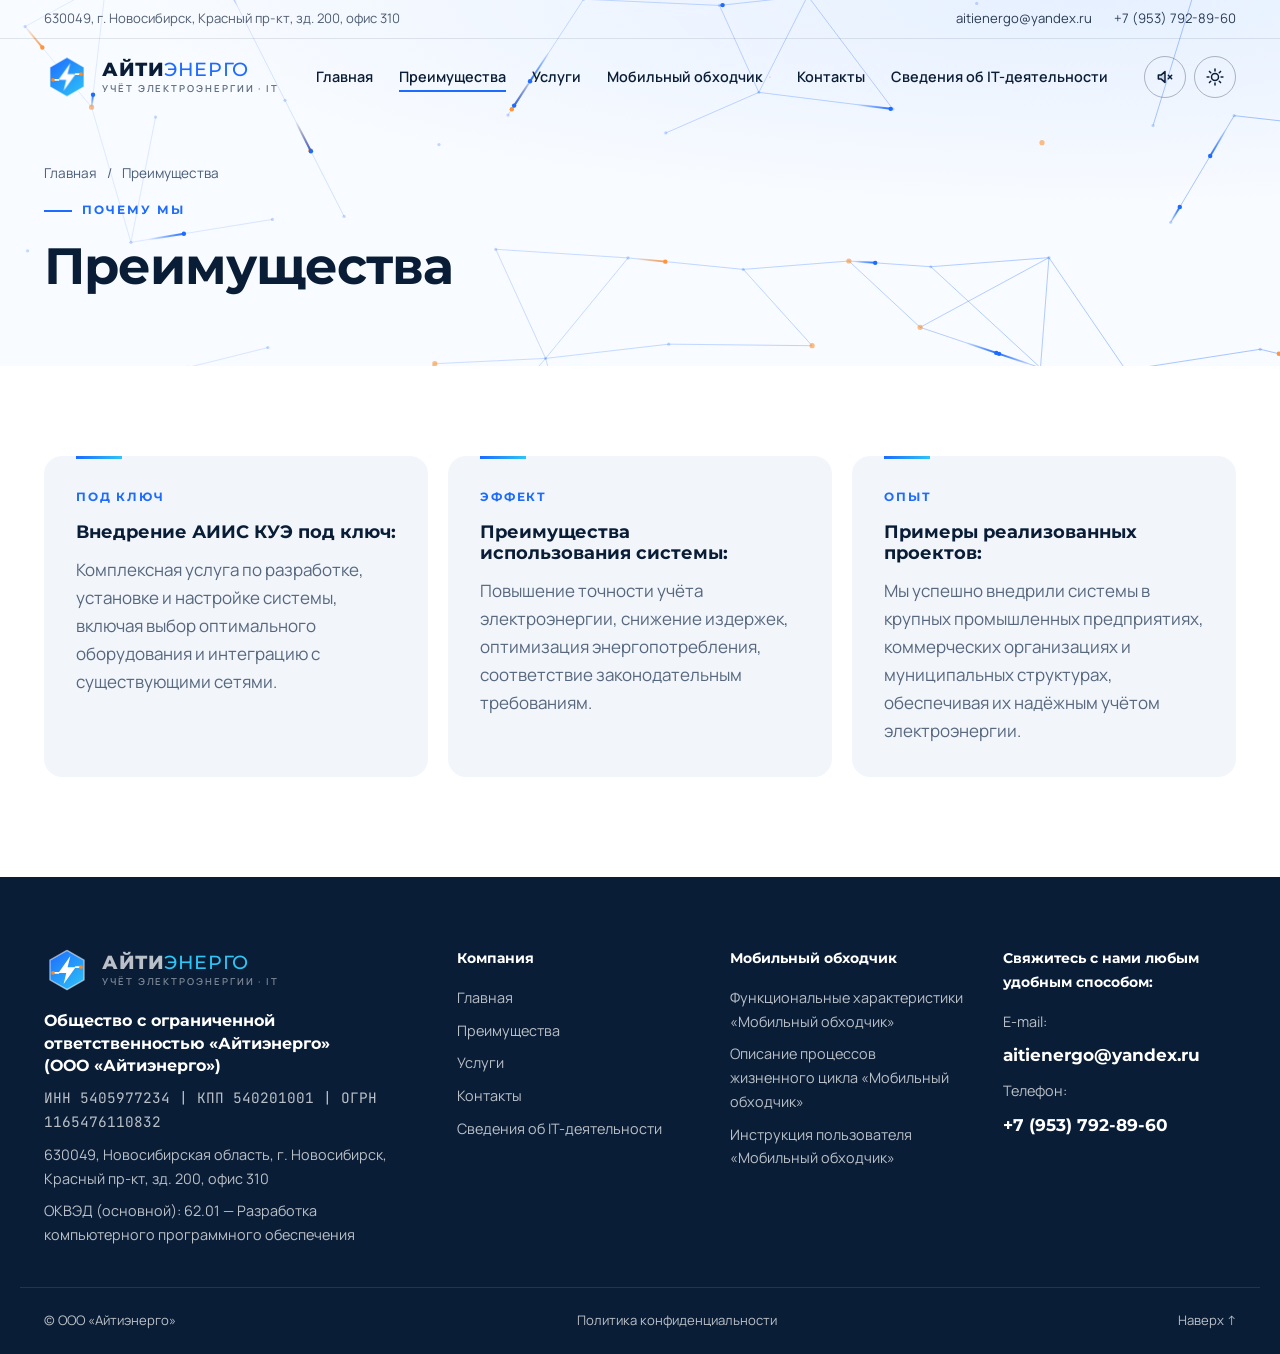
<file: advantages.html>
<!doctype html>
<!-- Разработчик сайта: kapa -->
<html lang="ru">
<head>
<meta charset="utf-8">
<meta name="author" content="kapa">
<meta name="viewport" content="width=device-width, initial-scale=1, viewport-fit=cover">
<script>try{var t=localStorage.getItem('ai-theme');if(t)document.documentElement.setAttribute('data-theme',t)}catch(e){}</script>
<link rel="icon" href="assets/emblem.svg" type="image/svg+xml">
<title>Преимущества — Айтиэнерго</title>
<meta name="description" content="Внедрение АИИС КУЭ под ключ, преимущества системы и примеры реализованных проектов ООО «Айтиэнерго».">
<meta property="og:title" content="Преимущества — Айтиэнерго">
<link rel="stylesheet" href="assets/fonts/fonts.css">
<link rel="stylesheet" href="assets/style.css">
<link rel="canonical" href="https://aasolo.github.io/aitienergo-site/advantages.html">
<meta property="og:type" content="website">
<meta property="og:site_name" content="Айтиэнерго">
<meta property="og:locale" content="ru_RU">
<meta property="og:url" content="https://aasolo.github.io/aitienergo-site/advantages.html">
<meta property="og:description" content="Внедрение АИИС КУЭ под ключ, преимущества системы и примеры реализованных проектов ООО «Айтиэнерго».">
<meta property="og:image" content="https://aasolo.github.io/aitienergo-site/assets/og-image.jpg?v=2">
<meta property="og:image:type" content="image/jpeg">
<meta property="og:image:width" content="1200">
<meta property="og:image:height" content="630">
<meta property="og:image:alt" content="Айтиэнерго — учёт электроэнергии под ключ">
<meta name="twitter:card" content="summary_large_image">
<meta name="twitter:title" content="Преимущества — Айтиэнерго">
<meta name="twitter:description" content="Внедрение АИИС КУЭ под ключ, преимущества системы и примеры реализованных проектов ООО «Айтиэнерго».">
<meta name="twitter:image" content="https://aasolo.github.io/aitienergo-site/assets/og-image.jpg?v=2">
</head>
<body>
<header class="site-header">
  <div class="topbar"><div class="wrap">
    <span class="tb-addr">630049, г. Новосибирск, Красный пр-кт, зд. 200, офис 310</span>
    <span class="tb-links"><a href="mailto:aitienergo@yandex.ru">aitienergo@yandex.ru</a><a href="tel:+79537928960">+7 (953) 792-89-60</a></span>
  </div></div>
  <div class="wrap bar">
    <a class="logo" href="index.html" data-page="home" aria-label="Айтиэнерго, на главную">
      <svg class="logo-mark" viewBox="0 0 48 48" aria-hidden="true">
  <defs><linearGradient id="g3" x1="6" y1="4" x2="42" y2="44" gradientUnits="userSpaceOnUse"><stop offset="0" stop-color="#1d6bff"/><stop offset="1" stop-color="#2ec5f5"/></linearGradient></defs>
  <path d="M24 3.5 41.8 13.75v20.5L24 44.5 6.2 34.25v-20.5Z" fill="url(#g3)"/>
  <path class="hex" d="M24 3.5 41.8 13.75v20.5L24 44.5 6.2 34.25v-20.5Z" fill="none" stroke="#ffffff" stroke-opacity=".55" stroke-width="1.4" stroke-linejoin="round" pathLength="140"/>
  <path d="M33 21h4.2M15 27h-4.2" stroke="#ffffff" stroke-width="1.8" stroke-linecap="round"/>
  <circle class="node" cx="38.6" cy="21" r="1.9" fill="#ff8a1f"/>
  <circle class="node n2" cx="9.4" cy="27" r="1.9" fill="#ff8a1f"/>
  <path class="bolt" d="M27.5 9.5 15 27h8.2l-2.7 11.5L33 21h-8.4l2.9-11.5Z" fill="#ffffff"/>
</svg><span class="logo-word"><b>АЙТИ<span>ЭНЕРГО</span></b><small>учёт электроэнергии · IT</small></span>
    </a>
    <div class="controls">
      <button class="ctl ctl-sound" type="button" aria-pressed="false" aria-label="Включить звук" title="Звук"><svg viewBox="0 0 24 24" fill="none" stroke="currentColor" stroke-width="1.8" stroke-linecap="round" stroke-linejoin="round"><path d="M4 9.5h3.5L12 5.5v13l-4.5-4H4z" fill="currentColor" fill-opacity=".15"/><path class="wave" d="M15.5 9.2a4 4 0 0 1 0 5.6"/><path class="wave w2" d="M18.3 6.6a7.6 7.6 0 0 1 0 10.8"/><path class="x" d="m16 10 4 4m0-4-4 4"/></svg></button>
      <button class="ctl ctl-theme" type="button" aria-label="Переключить тему" title="Светлая / тёмная тема"><svg class="sun" viewBox="0 0 24 24" fill="none" stroke="currentColor" stroke-width="1.8" stroke-linecap="round"><circle cx="12" cy="12" r="4.2"/><path d="M12 2.5v2.2M12 19.3v2.2M2.5 12h2.2M19.3 12h2.2M5.3 5.3l1.6 1.6M17.1 17.1l1.6 1.6M5.3 18.7l1.6-1.6M17.1 6.9l1.6-1.6"/></svg><svg class="moon" viewBox="0 0 24 24" fill="none" stroke="currentColor" stroke-width="1.8" stroke-linejoin="round"><path d="M20 14.5A8.5 8.5 0 0 1 9.5 4a8.5 8.5 0 1 0 10.5 10.5Z"/></svg></button>
    </div>
    <button class="burger" type="button" aria-label="Меню" aria-expanded="false"><svg viewBox="0 0 24 24" fill="none" stroke="currentColor" stroke-width="2"><path d="M4 7h16M4 12h16M4 17h16"/></svg></button>
    <nav class="nav" aria-label="Основное меню"><a href="index.html" data-page="home">Главная</a><a href="advantages.html" data-page="advantages" aria-current="page">Преимущества</a><a href="services.html" data-page="services">Услуги</a><div class="has-sub"><button type="button" aria-expanded="false">Мобильный обходчик<svg viewBox="0 0 12 12" fill="none" stroke="currentColor" stroke-width="1.8"><path d="m2.5 4.5 3.5 3.5 3.5-3.5"/></svg></button><div class="sub"><a href="mobile-functions.html" data-page="functions">Функциональные характеристики «Мобильный обходчик»</a><a href="mobile-lifecycle.html" data-page="lifecycle">Описание процессов жизненного цикла «Мобильный обходчик»</a><a href="mobile-manual.html" data-page="manual">Инструкция пользователя «Мобильный обходчик»</a></div></div><a href="contacts.html" data-page="contacts">Контакты</a><a href="511.html" data-page="itinfo">Сведения об IT-деятельности</a></nav>
  </div>
</header>
<header class="page-head"><canvas class="grid-canvas" aria-hidden="true"></canvas><div class="wrap page-head-inner"><nav class="crumbs anim-in" style="--d:0" aria-label="Навигационная цепочка"><a href="index.html">Главная</a><span>/</span><span>Преимущества</span></nav><span class="eyebrow light anim-in" style="--d:1">Почему мы</span><h1 class="anim-in" style="--d:2">Преимущества</h1></div></header><main class="wrap">

<section class="grid-3">
  <div class="card"><span class="tag">Под ключ</span><h3>Внедрение АИИС КУЭ под ключ:</h3><p>Комплексная услуга по разработке, установке и настройке системы, включая выбор оптимального оборудования и интеграцию с существующими сетями.</p></div>
  <div class="card"><span class="tag">Эффект</span><h3>Преимущества использования системы:</h3><p>Повышение точности учёта электроэнергии, снижение издержек, оптимизация энергопотребления, соответствие законодательным требованиям.</p></div>
  <div class="card"><span class="tag">Опыт</span><h3>Примеры реализованных проектов:</h3><p>Мы успешно внедрили системы в крупных промышленных предприятиях, коммерческих организациях и муниципальных структурах, обеспечивая их надёжным учётом электроэнергии.</p></div>
</section>
</main>
<footer class="site-footer">
  <div class="wrap footer-grid">
    <div class="col col-company">
      <a class="logo logo-footer" href="index.html"><svg class="logo-mark" viewBox="0 0 48 48" aria-hidden="true">
  <defs><linearGradient id="g4" x1="6" y1="4" x2="42" y2="44" gradientUnits="userSpaceOnUse"><stop offset="0" stop-color="#1d6bff"/><stop offset="1" stop-color="#2ec5f5"/></linearGradient></defs>
  <path d="M24 3.5 41.8 13.75v20.5L24 44.5 6.2 34.25v-20.5Z" fill="url(#g4)"/>
  <path class="hex" d="M24 3.5 41.8 13.75v20.5L24 44.5 6.2 34.25v-20.5Z" fill="none" stroke="#ffffff" stroke-opacity=".55" stroke-width="1.4" stroke-linejoin="round" pathLength="140"/>
  <path d="M33 21h4.2M15 27h-4.2" stroke="#ffffff" stroke-width="1.8" stroke-linecap="round"/>
  <circle class="node" cx="38.6" cy="21" r="1.9" fill="#ff8a1f"/>
  <circle class="node n2" cx="9.4" cy="27" r="1.9" fill="#ff8a1f"/>
  <path class="bolt" d="M27.5 9.5 15 27h8.2l-2.7 11.5L33 21h-8.4l2.9-11.5Z" fill="#ffffff"/>
</svg><span class="logo-word"><b>АЙТИ<span>ЭНЕРГО</span></b><small>учёт электроэнергии · IT</small></span></a>
      <strong>Общество с ограниченной ответственностью «Айтиэнерго»<br>(ООО «Айтиэнерго»)</strong>
      <span class="mono">ИНН 5405977234 | КПП 540201001 | ОГРН 1165476110832</span>
      <span>630049, Новосибирская область, г. Новосибирск, Красный пр-кт, зд. 200, офис 310</span>
      <span>ОКВЭД (основной): 62.01 — Разработка компьютерного программного обеспечения</span>
    </div>
    <div class="col"><span class="col-title">Компания</span><a href="index.html">Главная</a><a href="advantages.html">Преимущества</a><a href="services.html">Услуги</a><a href="contacts.html">Контакты</a><a href="511.html">Сведения об IT-деятельности</a></div>
    <div class="col"><span class="col-title">Мобильный обходчик</span><a href="mobile-functions.html">Функциональные характеристики «Мобильный обходчик»</a><a href="mobile-lifecycle.html">Описание процессов жизненного цикла «Мобильный обходчик»</a><a href="mobile-manual.html">Инструкция пользователя «Мобильный обходчик»</a></div>
    <div class="col"><span class="col-title">Свяжитесь с нами любым удобным способом:</span>
      <span>E-mail:</span><a class="big" href="mailto:aitienergo@yandex.ru">aitienergo@yandex.ru</a>
      <span>Телефон:</span><a class="big" href="tel:+79537928960">+7 (953) 792-89-60</a>
    </div>
  </div>
  <div class="wrap footer-bottom"><span class="copy">© ООО «Айтиэнерго»</span><a href="privacy.html" class="fb-link">Политика конфиденциальности</a><a href="#top" class="to-top">Наверх ↑</a></div>
</footer>
<script src="assets/main.js"></script>
</body>
</html>
</file>
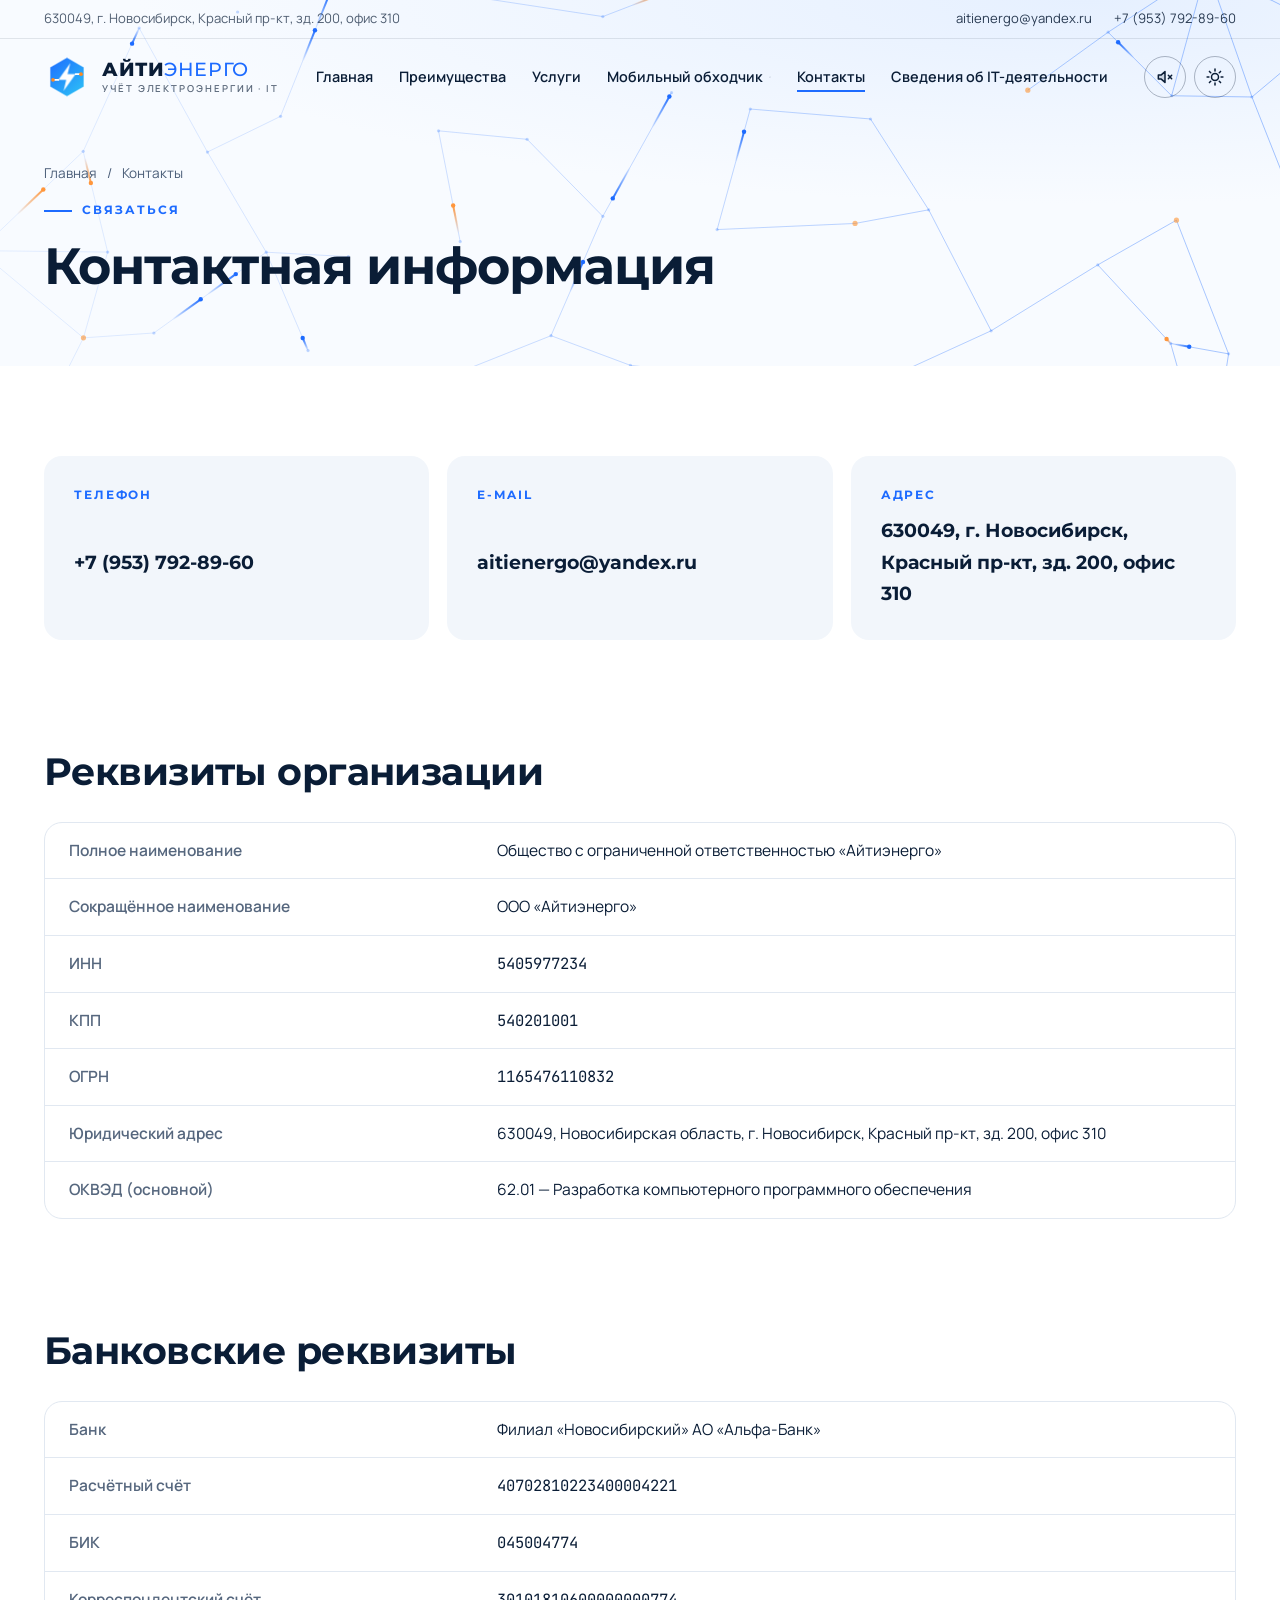
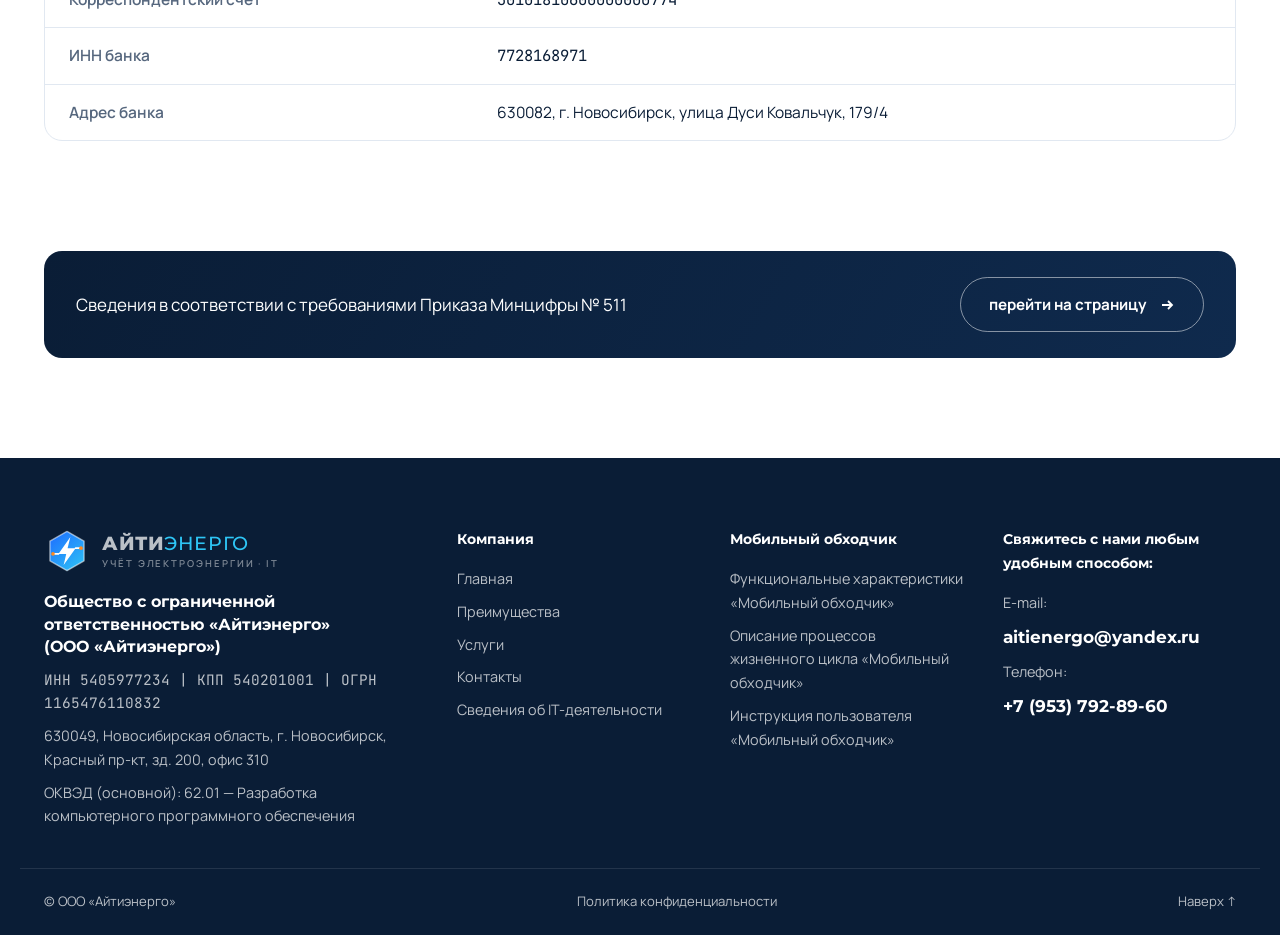
<file: contacts.html>
<!doctype html>
<!-- Разработчик сайта: kapa -->
<html lang="ru">
<head>
<meta charset="utf-8">
<meta name="author" content="kapa">
<meta name="viewport" content="width=device-width, initial-scale=1, viewport-fit=cover">
<script>try{var t=localStorage.getItem('ai-theme');if(t)document.documentElement.setAttribute('data-theme',t)}catch(e){}</script>
<link rel="icon" href="assets/emblem.svg" type="image/svg+xml">
<title>Контакты — Айтиэнерго</title>
<meta name="description" content="Контакты, реквизиты и банковские реквизиты ООО «Айтиэнерго», Новосибирск.">
<meta property="og:title" content="Контакты — Айтиэнерго">
<link rel="stylesheet" href="assets/fonts/fonts.css">
<link rel="stylesheet" href="assets/style.css">
<link rel="canonical" href="https://aasolo.github.io/aitienergo-site/contacts.html">
<meta property="og:type" content="website">
<meta property="og:site_name" content="Айтиэнерго">
<meta property="og:locale" content="ru_RU">
<meta property="og:url" content="https://aasolo.github.io/aitienergo-site/contacts.html">
<meta property="og:description" content="Контакты, реквизиты и банковские реквизиты ООО «Айтиэнерго», Новосибирск.">
<meta property="og:image" content="https://aasolo.github.io/aitienergo-site/assets/og-image.jpg?v=2">
<meta property="og:image:type" content="image/jpeg">
<meta property="og:image:width" content="1200">
<meta property="og:image:height" content="630">
<meta property="og:image:alt" content="Айтиэнерго — учёт электроэнергии под ключ">
<meta name="twitter:card" content="summary_large_image">
<meta name="twitter:title" content="Контакты — Айтиэнерго">
<meta name="twitter:description" content="Контакты, реквизиты и банковские реквизиты ООО «Айтиэнерго», Новосибирск.">
<meta name="twitter:image" content="https://aasolo.github.io/aitienergo-site/assets/og-image.jpg?v=2">
</head>
<body>
<header class="site-header">
  <div class="topbar"><div class="wrap">
    <span class="tb-addr">630049, г. Новосибирск, Красный пр-кт, зд. 200, офис 310</span>
    <span class="tb-links"><a href="mailto:aitienergo@yandex.ru">aitienergo@yandex.ru</a><a href="tel:+79537928960">+7 (953) 792-89-60</a></span>
  </div></div>
  <div class="wrap bar">
    <a class="logo" href="index.html" data-page="home" aria-label="Айтиэнерго, на главную">
      <svg class="logo-mark" viewBox="0 0 48 48" aria-hidden="true">
  <defs><linearGradient id="g13" x1="6" y1="4" x2="42" y2="44" gradientUnits="userSpaceOnUse"><stop offset="0" stop-color="#1d6bff"/><stop offset="1" stop-color="#2ec5f5"/></linearGradient></defs>
  <path d="M24 3.5 41.8 13.75v20.5L24 44.5 6.2 34.25v-20.5Z" fill="url(#g13)"/>
  <path class="hex" d="M24 3.5 41.8 13.75v20.5L24 44.5 6.2 34.25v-20.5Z" fill="none" stroke="#ffffff" stroke-opacity=".55" stroke-width="1.4" stroke-linejoin="round" pathLength="140"/>
  <path d="M33 21h4.2M15 27h-4.2" stroke="#ffffff" stroke-width="1.8" stroke-linecap="round"/>
  <circle class="node" cx="38.6" cy="21" r="1.9" fill="#ff8a1f"/>
  <circle class="node n2" cx="9.4" cy="27" r="1.9" fill="#ff8a1f"/>
  <path class="bolt" d="M27.5 9.5 15 27h8.2l-2.7 11.5L33 21h-8.4l2.9-11.5Z" fill="#ffffff"/>
</svg><span class="logo-word"><b>АЙТИ<span>ЭНЕРГО</span></b><small>учёт электроэнергии · IT</small></span>
    </a>
    <div class="controls">
      <button class="ctl ctl-sound" type="button" aria-pressed="false" aria-label="Включить звук" title="Звук"><svg viewBox="0 0 24 24" fill="none" stroke="currentColor" stroke-width="1.8" stroke-linecap="round" stroke-linejoin="round"><path d="M4 9.5h3.5L12 5.5v13l-4.5-4H4z" fill="currentColor" fill-opacity=".15"/><path class="wave" d="M15.5 9.2a4 4 0 0 1 0 5.6"/><path class="wave w2" d="M18.3 6.6a7.6 7.6 0 0 1 0 10.8"/><path class="x" d="m16 10 4 4m0-4-4 4"/></svg></button>
      <button class="ctl ctl-theme" type="button" aria-label="Переключить тему" title="Светлая / тёмная тема"><svg class="sun" viewBox="0 0 24 24" fill="none" stroke="currentColor" stroke-width="1.8" stroke-linecap="round"><circle cx="12" cy="12" r="4.2"/><path d="M12 2.5v2.2M12 19.3v2.2M2.5 12h2.2M19.3 12h2.2M5.3 5.3l1.6 1.6M17.1 17.1l1.6 1.6M5.3 18.7l1.6-1.6M17.1 6.9l1.6-1.6"/></svg><svg class="moon" viewBox="0 0 24 24" fill="none" stroke="currentColor" stroke-width="1.8" stroke-linejoin="round"><path d="M20 14.5A8.5 8.5 0 0 1 9.5 4a8.5 8.5 0 1 0 10.5 10.5Z"/></svg></button>
    </div>
    <button class="burger" type="button" aria-label="Меню" aria-expanded="false"><svg viewBox="0 0 24 24" fill="none" stroke="currentColor" stroke-width="2"><path d="M4 7h16M4 12h16M4 17h16"/></svg></button>
    <nav class="nav" aria-label="Основное меню"><a href="index.html" data-page="home">Главная</a><a href="advantages.html" data-page="advantages">Преимущества</a><a href="services.html" data-page="services">Услуги</a><div class="has-sub"><button type="button" aria-expanded="false">Мобильный обходчик<svg viewBox="0 0 12 12" fill="none" stroke="currentColor" stroke-width="1.8"><path d="m2.5 4.5 3.5 3.5 3.5-3.5"/></svg></button><div class="sub"><a href="mobile-functions.html" data-page="functions">Функциональные характеристики «Мобильный обходчик»</a><a href="mobile-lifecycle.html" data-page="lifecycle">Описание процессов жизненного цикла «Мобильный обходчик»</a><a href="mobile-manual.html" data-page="manual">Инструкция пользователя «Мобильный обходчик»</a></div></div><a href="contacts.html" data-page="contacts" aria-current="page">Контакты</a><a href="511.html" data-page="itinfo">Сведения об IT-деятельности</a></nav>
  </div>
</header>
<header class="page-head"><canvas class="grid-canvas" aria-hidden="true"></canvas><div class="wrap page-head-inner"><nav class="crumbs anim-in" style="--d:0" aria-label="Навигационная цепочка"><a href="index.html">Главная</a><span>/</span><span>Контакты</span></nav><span class="eyebrow light anim-in" style="--d:1">Связаться</span><h1 class="anim-in" style="--d:2">Контактная информация</h1></div></header><main class="wrap">

<section class="contact-cards">
  <div class="contact"><span class="label">Телефон</span><span class="value"><a href="tel:+79537928960">+7 (953) 792-89-60</a></span></div>
  <div class="contact"><span class="label">E-mail</span><span class="value"><a href="mailto:aitienergo@yandex.ru">aitienergo@yandex.ru</a></span></div>
  <div class="contact"><span class="label">Адрес</span><span class="value">630049, г. Новосибирск, Красный пр-кт, зд. 200, офис 310</span></div>
</section>
<section><h2>Реквизиты организации</h2><div class="table-wrap"><table>
  <tr><th>Полное наименование</th><td>Общество с ограниченной ответственностью «Айтиэнерго»</td></tr>
  <tr><th>Сокращённое наименование</th><td>ООО «Айтиэнерго»</td></tr>
  <tr><th>ИНН</th><td class="mono">5405977234</td></tr>
  <tr><th>КПП</th><td class="mono">540201001</td></tr>
  <tr><th>ОГРН</th><td class="mono">1165476110832</td></tr>
  <tr><th>Юридический адрес</th><td>630049, Новосибирская область, г. Новосибирск, Красный пр-кт, зд. 200, офис 310</td></tr>
  <tr><th>ОКВЭД (основной)</th><td>62.01 — Разработка компьютерного программного обеспечения</td></tr>
</table></div></section>
<section><h2>Банковские реквизиты</h2><div class="table-wrap"><table>
  <tr><th>Банк</th><td>Филиал «Новосибирский» АО «Альфа-Банк»</td></tr>
  <tr><th>Расчётный счёт</th><td class="mono">40702810223400004221</td></tr>
  <tr><th>БИК</th><td class="mono">045004774</td></tr>
  <tr><th>Корреспондентский счёт</th><td class="mono">30101810600000000774</td></tr>
  <tr><th>ИНН банка</th><td class="mono">7728168971</td></tr>
  <tr><th>Адрес банка</th><td>630082, г. Новосибирск, улица Дуси Ковальчук, 179/4</td></tr>
</table></div></section>
<section class="notice"><span>Сведения в соответствии с требованиями Приказа Минцифры № 511</span><a class="btn btn-ghost" href="511.html">перейти на страницу <svg viewBox="0 0 16 16" fill="none" stroke="currentColor" stroke-width="1.8"><path d="M3 8h10M9 4l4 4-4 4"/></svg></a></section>
</main>
<footer class="site-footer">
  <div class="wrap footer-grid">
    <div class="col col-company">
      <a class="logo logo-footer" href="index.html"><svg class="logo-mark" viewBox="0 0 48 48" aria-hidden="true">
  <defs><linearGradient id="g14" x1="6" y1="4" x2="42" y2="44" gradientUnits="userSpaceOnUse"><stop offset="0" stop-color="#1d6bff"/><stop offset="1" stop-color="#2ec5f5"/></linearGradient></defs>
  <path d="M24 3.5 41.8 13.75v20.5L24 44.5 6.2 34.25v-20.5Z" fill="url(#g14)"/>
  <path class="hex" d="M24 3.5 41.8 13.75v20.5L24 44.5 6.2 34.25v-20.5Z" fill="none" stroke="#ffffff" stroke-opacity=".55" stroke-width="1.4" stroke-linejoin="round" pathLength="140"/>
  <path d="M33 21h4.2M15 27h-4.2" stroke="#ffffff" stroke-width="1.8" stroke-linecap="round"/>
  <circle class="node" cx="38.6" cy="21" r="1.9" fill="#ff8a1f"/>
  <circle class="node n2" cx="9.4" cy="27" r="1.9" fill="#ff8a1f"/>
  <path class="bolt" d="M27.5 9.5 15 27h8.2l-2.7 11.5L33 21h-8.4l2.9-11.5Z" fill="#ffffff"/>
</svg><span class="logo-word"><b>АЙТИ<span>ЭНЕРГО</span></b><small>учёт электроэнергии · IT</small></span></a>
      <strong>Общество с ограниченной ответственностью «Айтиэнерго»<br>(ООО «Айтиэнерго»)</strong>
      <span class="mono">ИНН 5405977234 | КПП 540201001 | ОГРН 1165476110832</span>
      <span>630049, Новосибирская область, г. Новосибирск, Красный пр-кт, зд. 200, офис 310</span>
      <span>ОКВЭД (основной): 62.01 — Разработка компьютерного программного обеспечения</span>
    </div>
    <div class="col"><span class="col-title">Компания</span><a href="index.html">Главная</a><a href="advantages.html">Преимущества</a><a href="services.html">Услуги</a><a href="contacts.html">Контакты</a><a href="511.html">Сведения об IT-деятельности</a></div>
    <div class="col"><span class="col-title">Мобильный обходчик</span><a href="mobile-functions.html">Функциональные характеристики «Мобильный обходчик»</a><a href="mobile-lifecycle.html">Описание процессов жизненного цикла «Мобильный обходчик»</a><a href="mobile-manual.html">Инструкция пользователя «Мобильный обходчик»</a></div>
    <div class="col"><span class="col-title">Свяжитесь с нами любым удобным способом:</span>
      <span>E-mail:</span><a class="big" href="mailto:aitienergo@yandex.ru">aitienergo@yandex.ru</a>
      <span>Телефон:</span><a class="big" href="tel:+79537928960">+7 (953) 792-89-60</a>
    </div>
  </div>
  <div class="wrap footer-bottom"><span class="copy">© ООО «Айтиэнерго»</span><a href="privacy.html" class="fb-link">Политика конфиденциальности</a><a href="#top" class="to-top">Наверх ↑</a></div>
</footer>
<script src="assets/main.js"></script>
</body>
</html>
</file>
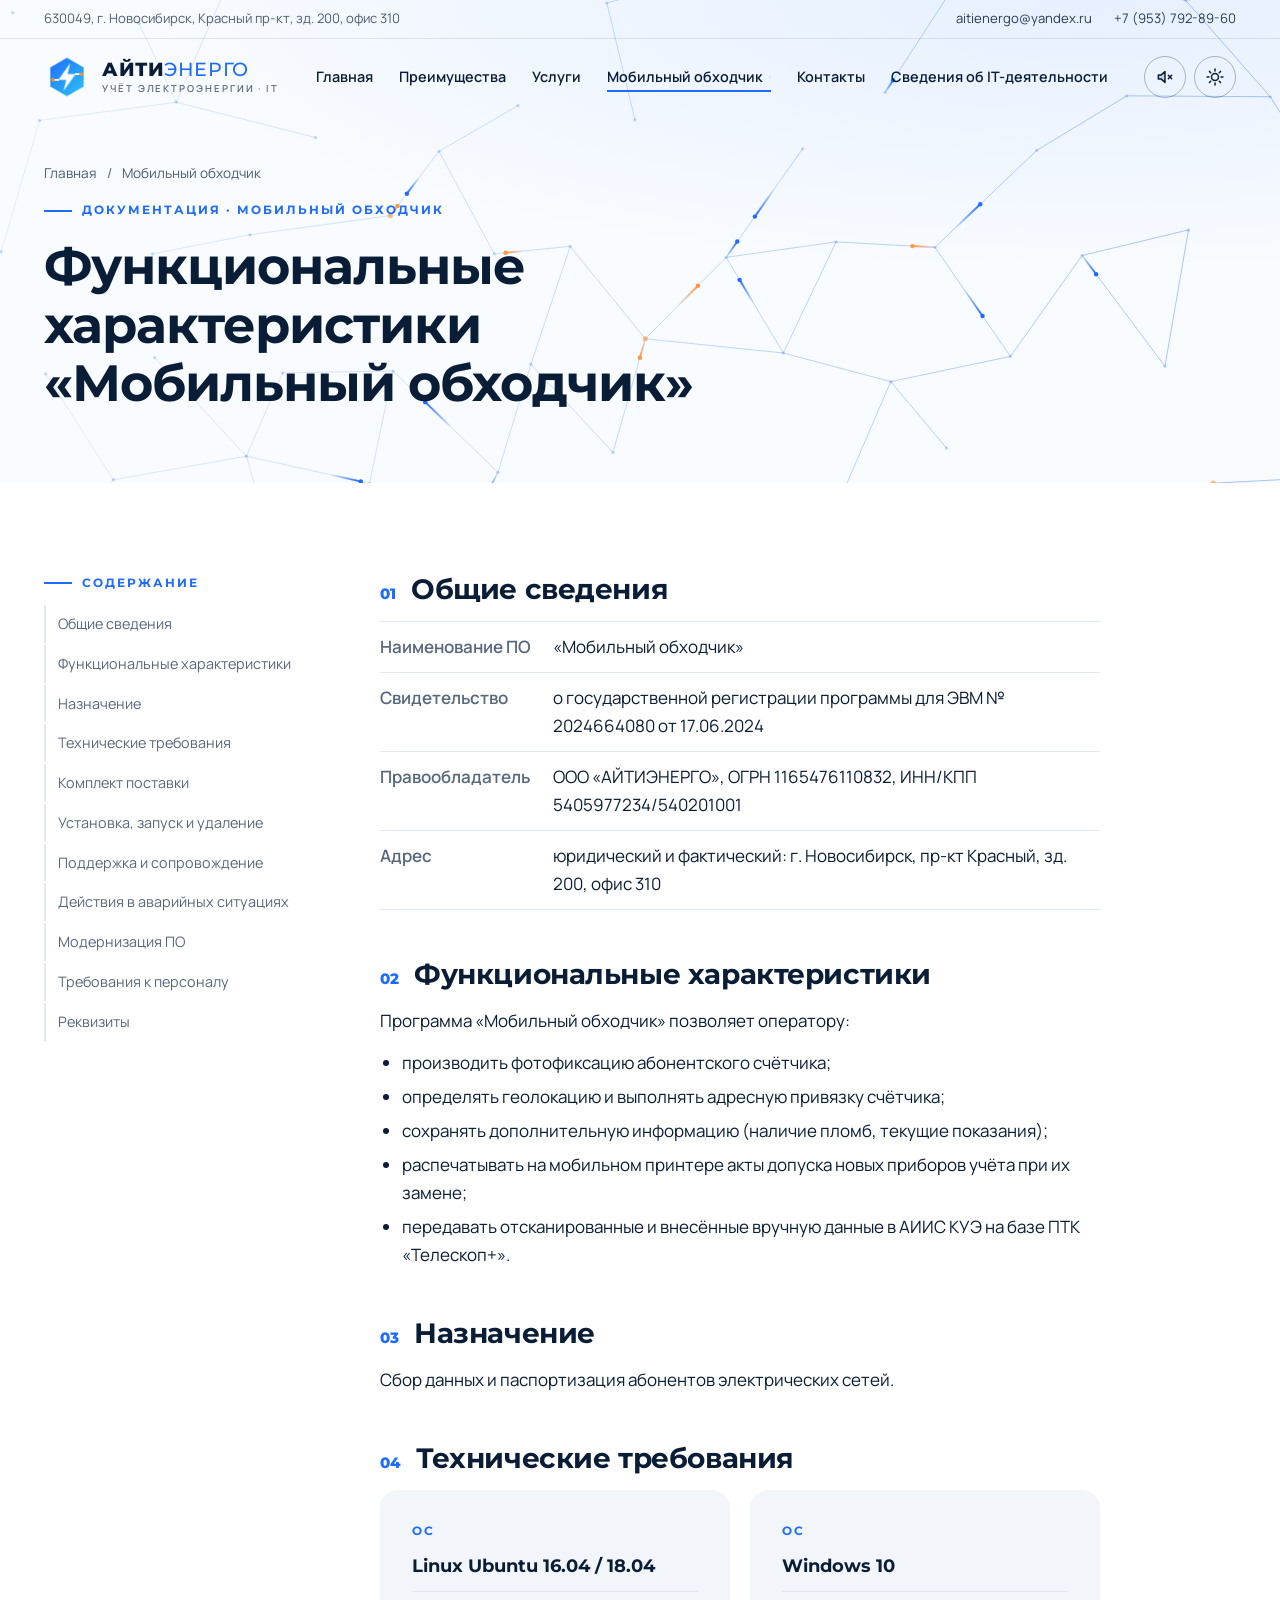
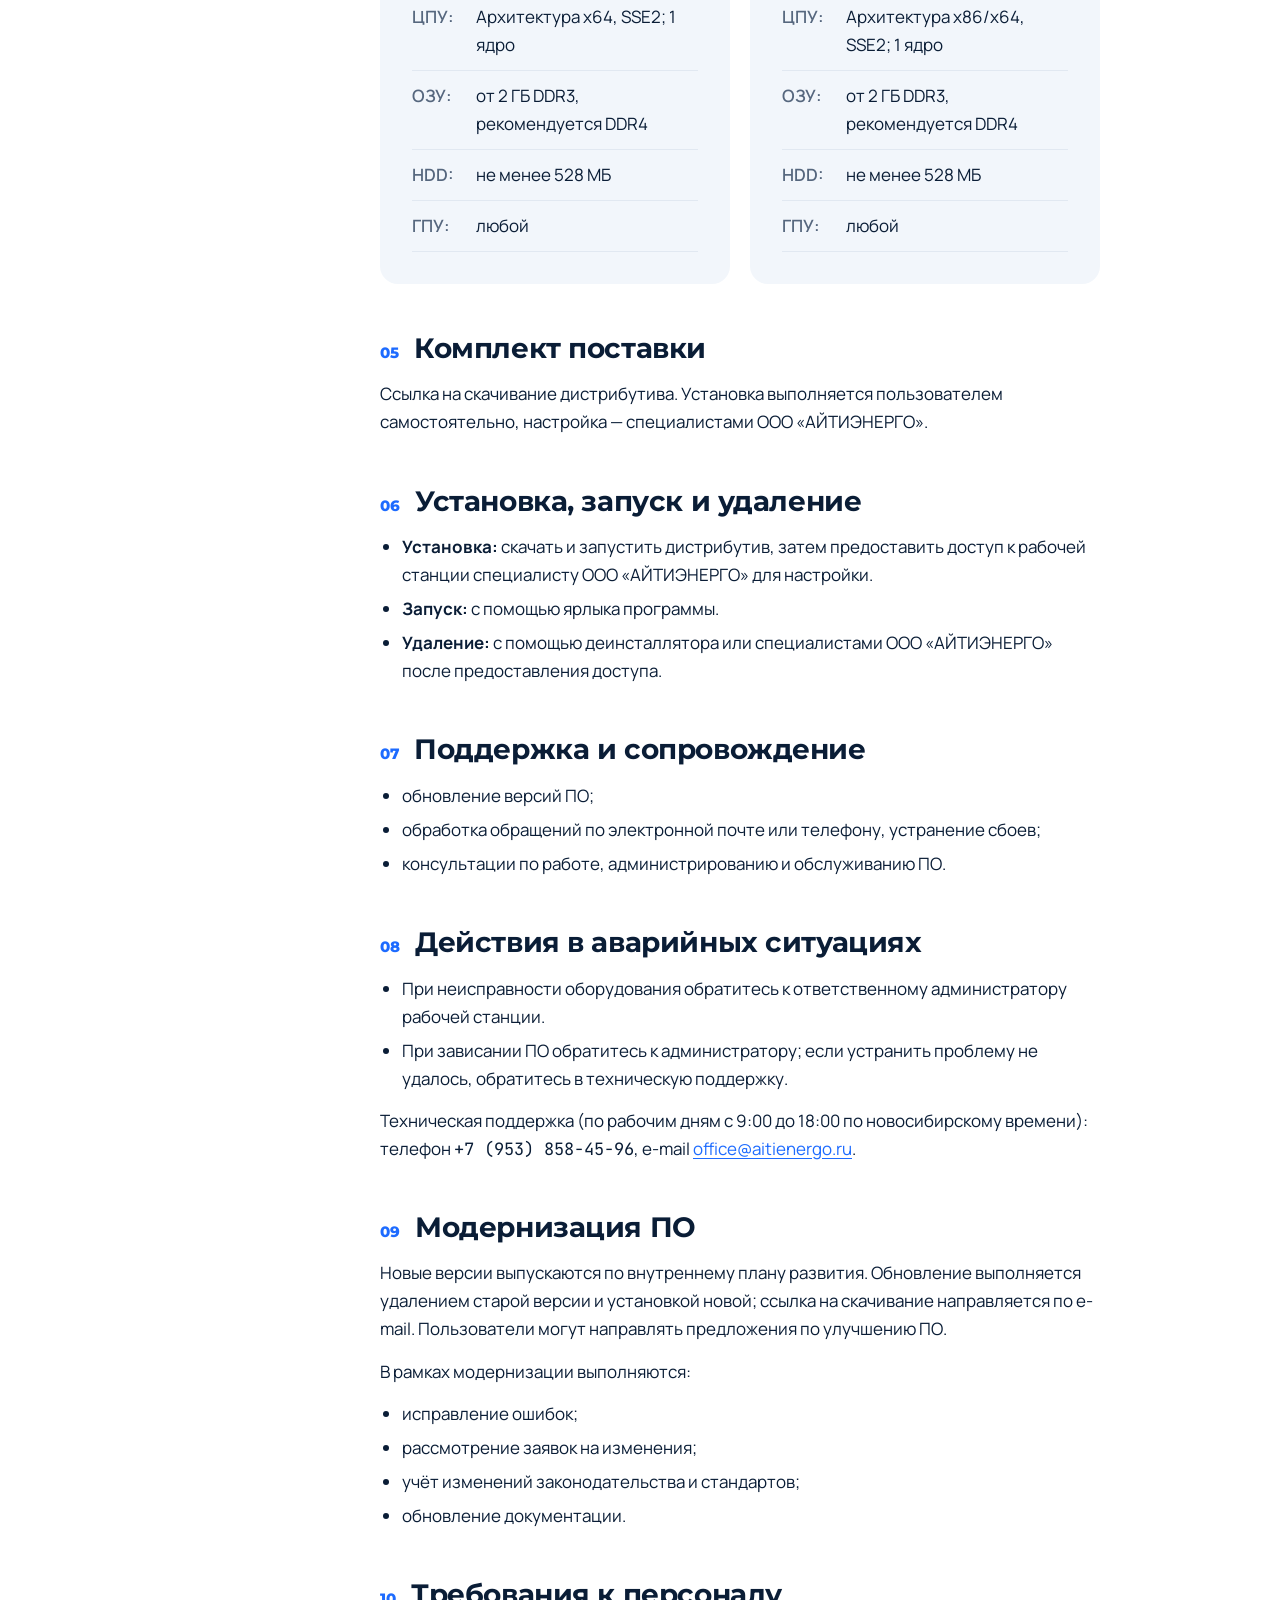
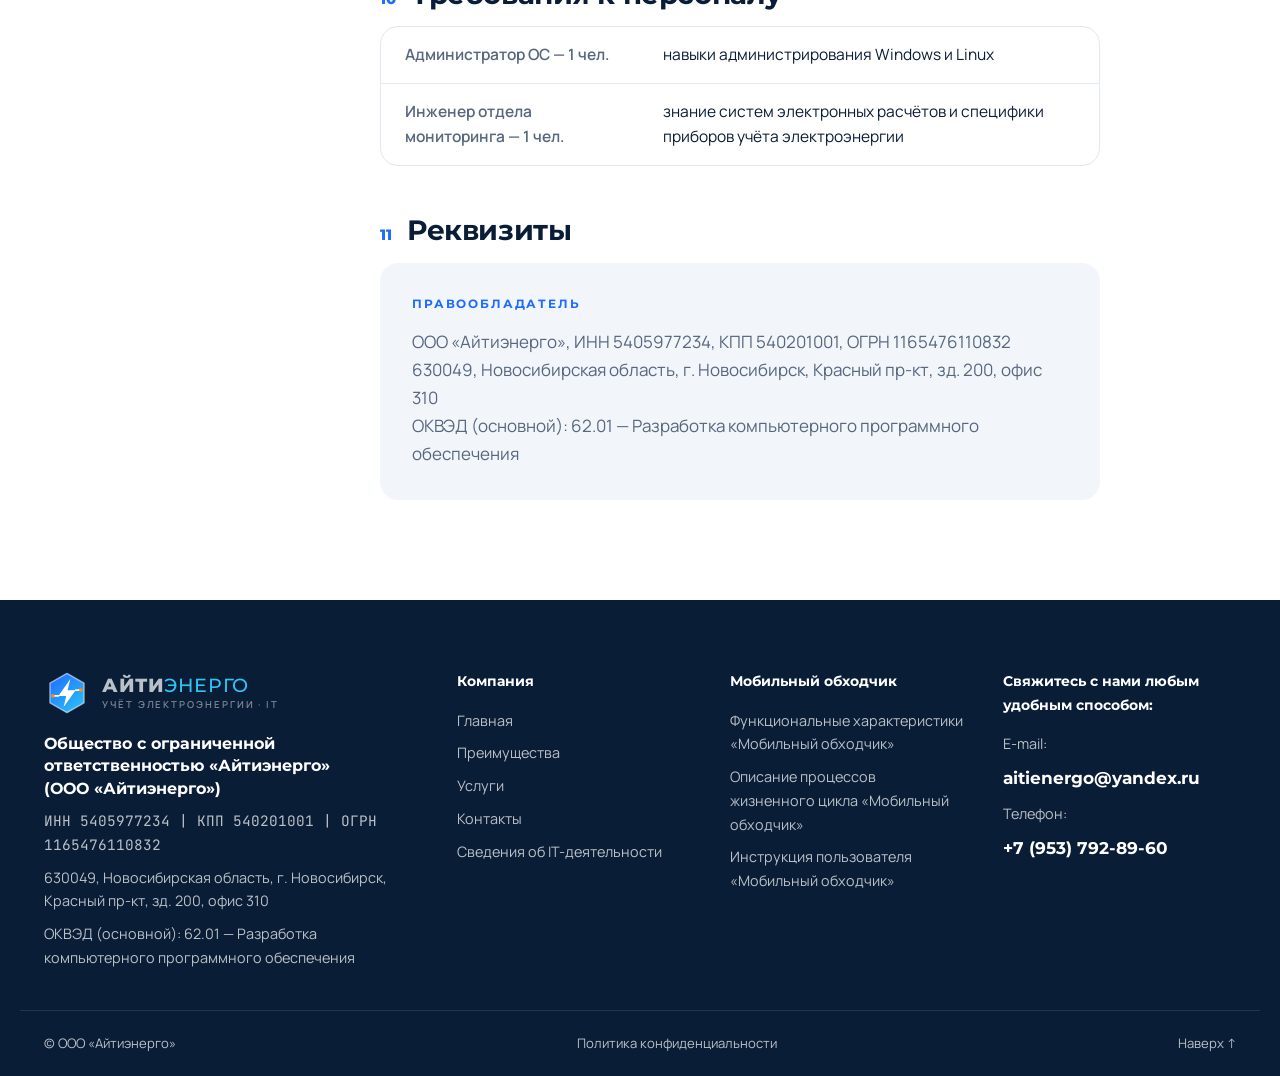
<file: mobile-functions.html>
<!doctype html>
<!-- Разработчик сайта: kapa -->
<html lang="ru">
<head>
<meta charset="utf-8">
<meta name="author" content="kapa">
<meta name="viewport" content="width=device-width, initial-scale=1, viewport-fit=cover">
<script>try{var t=localStorage.getItem('ai-theme');if(t)document.documentElement.setAttribute('data-theme',t)}catch(e){}</script>
<link rel="icon" href="assets/emblem.svg" type="image/svg+xml">
<title>Функциональные характеристики «Мобильный обходчик» — Айтиэнерго</title>
<meta name="description" content="Функциональные характеристики программы «Мобильный обходчик»: назначение, функции, требования, поставка, сопровождение.">
<meta property="og:title" content="Функциональные характеристики «Мобильный обходчик» — Айтиэнерго">
<link rel="stylesheet" href="assets/fonts/fonts.css">
<link rel="stylesheet" href="assets/style.css">
<link rel="canonical" href="https://aasolo.github.io/aitienergo-site/mobile-functions.html">
<meta property="og:type" content="website">
<meta property="og:site_name" content="Айтиэнерго">
<meta property="og:locale" content="ru_RU">
<meta property="og:url" content="https://aasolo.github.io/aitienergo-site/mobile-functions.html">
<meta property="og:description" content="Функциональные характеристики программы «Мобильный обходчик»: назначение, функции, требования, поставка, сопровождение.">
<meta property="og:image" content="https://aasolo.github.io/aitienergo-site/assets/og-image.jpg?v=2">
<meta property="og:image:type" content="image/jpeg">
<meta property="og:image:width" content="1200">
<meta property="og:image:height" content="630">
<meta property="og:image:alt" content="Айтиэнерго — учёт электроэнергии под ключ">
<meta name="twitter:card" content="summary_large_image">
<meta name="twitter:title" content="Функциональные характеристики «Мобильный обходчик» — Айтиэнерго">
<meta name="twitter:description" content="Функциональные характеристики программы «Мобильный обходчик»: назначение, функции, требования, поставка, сопровождение.">
<meta name="twitter:image" content="https://aasolo.github.io/aitienergo-site/assets/og-image.jpg?v=2">
</head>
<body>
<header class="site-header">
  <div class="topbar"><div class="wrap">
    <span class="tb-addr">630049, г. Новосибирск, Красный пр-кт, зд. 200, офис 310</span>
    <span class="tb-links"><a href="mailto:aitienergo@yandex.ru">aitienergo@yandex.ru</a><a href="tel:+79537928960">+7 (953) 792-89-60</a></span>
  </div></div>
  <div class="wrap bar">
    <a class="logo" href="index.html" data-page="home" aria-label="Айтиэнерго, на главную">
      <svg class="logo-mark" viewBox="0 0 48 48" aria-hidden="true">
  <defs><linearGradient id="g7" x1="6" y1="4" x2="42" y2="44" gradientUnits="userSpaceOnUse"><stop offset="0" stop-color="#1d6bff"/><stop offset="1" stop-color="#2ec5f5"/></linearGradient></defs>
  <path d="M24 3.5 41.8 13.75v20.5L24 44.5 6.2 34.25v-20.5Z" fill="url(#g7)"/>
  <path class="hex" d="M24 3.5 41.8 13.75v20.5L24 44.5 6.2 34.25v-20.5Z" fill="none" stroke="#ffffff" stroke-opacity=".55" stroke-width="1.4" stroke-linejoin="round" pathLength="140"/>
  <path d="M33 21h4.2M15 27h-4.2" stroke="#ffffff" stroke-width="1.8" stroke-linecap="round"/>
  <circle class="node" cx="38.6" cy="21" r="1.9" fill="#ff8a1f"/>
  <circle class="node n2" cx="9.4" cy="27" r="1.9" fill="#ff8a1f"/>
  <path class="bolt" d="M27.5 9.5 15 27h8.2l-2.7 11.5L33 21h-8.4l2.9-11.5Z" fill="#ffffff"/>
</svg><span class="logo-word"><b>АЙТИ<span>ЭНЕРГО</span></b><small>учёт электроэнергии · IT</small></span>
    </a>
    <div class="controls">
      <button class="ctl ctl-sound" type="button" aria-pressed="false" aria-label="Включить звук" title="Звук"><svg viewBox="0 0 24 24" fill="none" stroke="currentColor" stroke-width="1.8" stroke-linecap="round" stroke-linejoin="round"><path d="M4 9.5h3.5L12 5.5v13l-4.5-4H4z" fill="currentColor" fill-opacity=".15"/><path class="wave" d="M15.5 9.2a4 4 0 0 1 0 5.6"/><path class="wave w2" d="M18.3 6.6a7.6 7.6 0 0 1 0 10.8"/><path class="x" d="m16 10 4 4m0-4-4 4"/></svg></button>
      <button class="ctl ctl-theme" type="button" aria-label="Переключить тему" title="Светлая / тёмная тема"><svg class="sun" viewBox="0 0 24 24" fill="none" stroke="currentColor" stroke-width="1.8" stroke-linecap="round"><circle cx="12" cy="12" r="4.2"/><path d="M12 2.5v2.2M12 19.3v2.2M2.5 12h2.2M19.3 12h2.2M5.3 5.3l1.6 1.6M17.1 17.1l1.6 1.6M5.3 18.7l1.6-1.6M17.1 6.9l1.6-1.6"/></svg><svg class="moon" viewBox="0 0 24 24" fill="none" stroke="currentColor" stroke-width="1.8" stroke-linejoin="round"><path d="M20 14.5A8.5 8.5 0 0 1 9.5 4a8.5 8.5 0 1 0 10.5 10.5Z"/></svg></button>
    </div>
    <button class="burger" type="button" aria-label="Меню" aria-expanded="false"><svg viewBox="0 0 24 24" fill="none" stroke="currentColor" stroke-width="2"><path d="M4 7h16M4 12h16M4 17h16"/></svg></button>
    <nav class="nav" aria-label="Основное меню"><a href="index.html" data-page="home">Главная</a><a href="advantages.html" data-page="advantages">Преимущества</a><a href="services.html" data-page="services">Услуги</a><div class="has-sub current"><button type="button" aria-expanded="false">Мобильный обходчик<svg viewBox="0 0 12 12" fill="none" stroke="currentColor" stroke-width="1.8"><path d="m2.5 4.5 3.5 3.5 3.5-3.5"/></svg></button><div class="sub"><a href="mobile-functions.html" data-page="functions" aria-current="page">Функциональные характеристики «Мобильный обходчик»</a><a href="mobile-lifecycle.html" data-page="lifecycle">Описание процессов жизненного цикла «Мобильный обходчик»</a><a href="mobile-manual.html" data-page="manual">Инструкция пользователя «Мобильный обходчик»</a></div></div><a href="contacts.html" data-page="contacts">Контакты</a><a href="511.html" data-page="itinfo">Сведения об IT-деятельности</a></nav>
  </div>
</header>
<header class="page-head"><canvas class="grid-canvas" aria-hidden="true"></canvas><div class="wrap page-head-inner"><nav class="crumbs anim-in" style="--d:0" aria-label="Навигационная цепочка"><a href="index.html">Главная</a><span>/</span><span>Мобильный обходчик</span></nav><span class="eyebrow light anim-in" style="--d:1">Документация · Мобильный обходчик</span><h1 class="anim-in" style="--d:2">Функциональные характеристики «Мобильный обходчик»</h1></div></header><main class="wrap">
<div class="doc-layout"><aside class="toc"><span class="eyebrow">Содержание</span><a href="#functions-1">Общие сведения</a><a href="#functions-2">Функциональные характеристики</a><a href="#functions-3">Назначение</a><a href="#functions-4">Технические требования</a><a href="#functions-5">Комплект поставки</a><a href="#functions-6">Установка, запуск и удаление</a><a href="#functions-7">Поддержка и сопровождение</a><a href="#functions-8">Действия в аварийных ситуациях</a><a href="#functions-9">Модернизация ПО</a><a href="#functions-10">Требования к персоналу</a><a href="#functions-11">Реквизиты</a></aside><div class="doc-body"><!-- ВОССТАНОВЛЕНО: текст разделов сверить с оригиналом --><section id="functions-1"><h2><span class="n">01</span>Общие сведения</h2><div class="prose"><dl class="spec"><dt>Наименование ПО</dt><dd>«Мобильный обходчик»</dd><dt>Свидетельство</dt><dd>о государственной регистрации программы для ЭВМ № 2024664080 от 17.06.2024</dd><dt>Правообладатель</dt><dd>ООО «АЙТИЭНЕРГО», ОГРН 1165476110832, ИНН/КПП 5405977234/540201001</dd><dt>Адрес</dt><dd>юридический и фактический: г. Новосибирск, пр-кт Красный, зд. 200, офис 310</dd></dl></div></section><section id="functions-2"><h2><span class="n">02</span>Функциональные характеристики</h2><div class="prose"><p>Программа «Мобильный обходчик» позволяет оператору:</p><ul><li>производить фотофиксацию абонентского счётчика;</li><li>определять геолокацию и выполнять адресную привязку счётчика;</li><li>сохранять дополнительную информацию (наличие пломб, текущие показания);</li><li>распечатывать на мобильном принтере акты допуска новых приборов учёта при их замене;</li><li>передавать отсканированные и внесённые вручную данные в АИИС КУЭ на базе ПТК «Телескоп+».</li></ul></div></section><section id="functions-3"><h2><span class="n">03</span>Назначение</h2><div class="prose"><p>Сбор данных и паспортизация абонентов электрических сетей.</p></div></section><section id="functions-4"><h2><span class="n">04</span>Технические требования</h2><div class="prose"><div class="grid-2" style="max-width:none">
  <div class="card"><span class="tag">ОС</span><h3>Linux Ubuntu 16.04 / 18.04</h3>
    <dl class="spec"><dt>ЦПУ:</dt><dd>Архитектура x64, SSE2; 1 ядро</dd><dt>ОЗУ:</dt><dd>от 2 ГБ DDR3, рекомендуется DDR4</dd><dt>HDD:</dt><dd>не менее 528 МБ</dd><dt>ГПУ:</dt><dd>любой</dd></dl></div>
  <div class="card"><span class="tag">ОС</span><h3>Windows 10</h3>
    <dl class="spec"><dt>ЦПУ:</dt><dd>Архитектура x86/x64, SSE2; 1 ядро</dd><dt>ОЗУ:</dt><dd>от 2 ГБ DDR3, рекомендуется DDR4</dd><dt>HDD:</dt><dd>не менее 528 МБ</dd><dt>ГПУ:</dt><dd>любой</dd></dl></div>
</div></div></section><section id="functions-5"><h2><span class="n">05</span>Комплект поставки</h2><div class="prose"><p>Ссылка на скачивание дистрибутива. Установка выполняется пользователем самостоятельно, настройка — специалистами ООО «АЙТИЭНЕРГО».</p></div></section><section id="functions-6"><h2><span class="n">06</span>Установка, запуск и удаление</h2><div class="prose"><ul><li><strong>Установка:</strong> скачать и запустить дистрибутив, затем предоставить доступ к рабочей станции специалисту ООО «АЙТИЭНЕРГО» для настройки.</li><li><strong>Запуск:</strong> с помощью ярлыка программы.</li><li><strong>Удаление:</strong> с помощью деинсталлятора или специалистами ООО «АЙТИЭНЕРГО» после предоставления доступа.</li></ul></div></section><section id="functions-7"><h2><span class="n">07</span>Поддержка и сопровождение</h2><div class="prose"><ul><li>обновление версий ПО;</li><li>обработка обращений по электронной почте или телефону, устранение сбоев;</li><li>консультации по работе, администрированию и обслуживанию ПО.</li></ul></div></section><section id="functions-8"><h2><span class="n">08</span>Действия в аварийных ситуациях</h2><div class="prose"><ul><li>При неисправности оборудования обратитесь к ответственному администратору рабочей станции.</li><li>При зависании ПО обратитесь к администратору; если устранить проблему не удалось, обратитесь в техническую поддержку.</li></ul><p>Техническая поддержка (по рабочим дням с 9:00 до 18:00 по новосибирскому времени): телефон <span class="mono">+7 (953) 858-45-96</span>, e-mail <a href="mailto:office@aitienergo.ru">office@aitienergo.ru</a>.</p></div></section><section id="functions-9"><h2><span class="n">09</span>Модернизация ПО</h2><div class="prose"><p>Новые версии выпускаются по внутреннему плану развития. Обновление выполняется удалением старой версии и установкой новой; ссылка на скачивание направляется по e-mail. Пользователи могут направлять предложения по улучшению ПО.</p><p>В рамках модернизации выполняются:</p><ul><li>исправление ошибок;</li><li>рассмотрение заявок на изменения;</li><li>учёт изменений законодательства и стандартов;</li><li>обновление документации.</li></ul></div></section><section id="functions-10"><h2><span class="n">10</span>Требования к персоналу</h2><div class="prose"><div class="table-wrap"><table><tr><th>Администратор ОС — 1 чел.</th><td>навыки администрирования Windows и Linux</td></tr><tr><th>Инженер отдела мониторинга — 1 чел.</th><td>знание систем электронных расчётов и специфики приборов учёта электроэнергии</td></tr></table></div></div></section><section id="functions-11"><h2><span class="n">11</span>Реквизиты</h2><div class="prose"><div class="card"><span class="tag">Правообладатель</span>
<p>ООО «Айтиэнерго», ИНН 5405977234, КПП 540201001, ОГРН 1165476110832<br>630049, Новосибирская область, г. Новосибирск, Красный пр-кт, зд. 200, офис 310<br>ОКВЭД (основной): 62.01 — Разработка компьютерного программного обеспечения</p></div></div></section></div></div>
</main>
<footer class="site-footer">
  <div class="wrap footer-grid">
    <div class="col col-company">
      <a class="logo logo-footer" href="index.html"><svg class="logo-mark" viewBox="0 0 48 48" aria-hidden="true">
  <defs><linearGradient id="g8" x1="6" y1="4" x2="42" y2="44" gradientUnits="userSpaceOnUse"><stop offset="0" stop-color="#1d6bff"/><stop offset="1" stop-color="#2ec5f5"/></linearGradient></defs>
  <path d="M24 3.5 41.8 13.75v20.5L24 44.5 6.2 34.25v-20.5Z" fill="url(#g8)"/>
  <path class="hex" d="M24 3.5 41.8 13.75v20.5L24 44.5 6.2 34.25v-20.5Z" fill="none" stroke="#ffffff" stroke-opacity=".55" stroke-width="1.4" stroke-linejoin="round" pathLength="140"/>
  <path d="M33 21h4.2M15 27h-4.2" stroke="#ffffff" stroke-width="1.8" stroke-linecap="round"/>
  <circle class="node" cx="38.6" cy="21" r="1.9" fill="#ff8a1f"/>
  <circle class="node n2" cx="9.4" cy="27" r="1.9" fill="#ff8a1f"/>
  <path class="bolt" d="M27.5 9.5 15 27h8.2l-2.7 11.5L33 21h-8.4l2.9-11.5Z" fill="#ffffff"/>
</svg><span class="logo-word"><b>АЙТИ<span>ЭНЕРГО</span></b><small>учёт электроэнергии · IT</small></span></a>
      <strong>Общество с ограниченной ответственностью «Айтиэнерго»<br>(ООО «Айтиэнерго»)</strong>
      <span class="mono">ИНН 5405977234 | КПП 540201001 | ОГРН 1165476110832</span>
      <span>630049, Новосибирская область, г. Новосибирск, Красный пр-кт, зд. 200, офис 310</span>
      <span>ОКВЭД (основной): 62.01 — Разработка компьютерного программного обеспечения</span>
    </div>
    <div class="col"><span class="col-title">Компания</span><a href="index.html">Главная</a><a href="advantages.html">Преимущества</a><a href="services.html">Услуги</a><a href="contacts.html">Контакты</a><a href="511.html">Сведения об IT-деятельности</a></div>
    <div class="col"><span class="col-title">Мобильный обходчик</span><a href="mobile-functions.html">Функциональные характеристики «Мобильный обходчик»</a><a href="mobile-lifecycle.html">Описание процессов жизненного цикла «Мобильный обходчик»</a><a href="mobile-manual.html">Инструкция пользователя «Мобильный обходчик»</a></div>
    <div class="col"><span class="col-title">Свяжитесь с нами любым удобным способом:</span>
      <span>E-mail:</span><a class="big" href="mailto:aitienergo@yandex.ru">aitienergo@yandex.ru</a>
      <span>Телефон:</span><a class="big" href="tel:+79537928960">+7 (953) 792-89-60</a>
    </div>
  </div>
  <div class="wrap footer-bottom"><span class="copy">© ООО «Айтиэнерго»</span><a href="privacy.html" class="fb-link">Политика конфиденциальности</a><a href="#top" class="to-top">Наверх ↑</a></div>
</footer>
<script src="assets/main.js"></script>
</body>
</html>
</file>
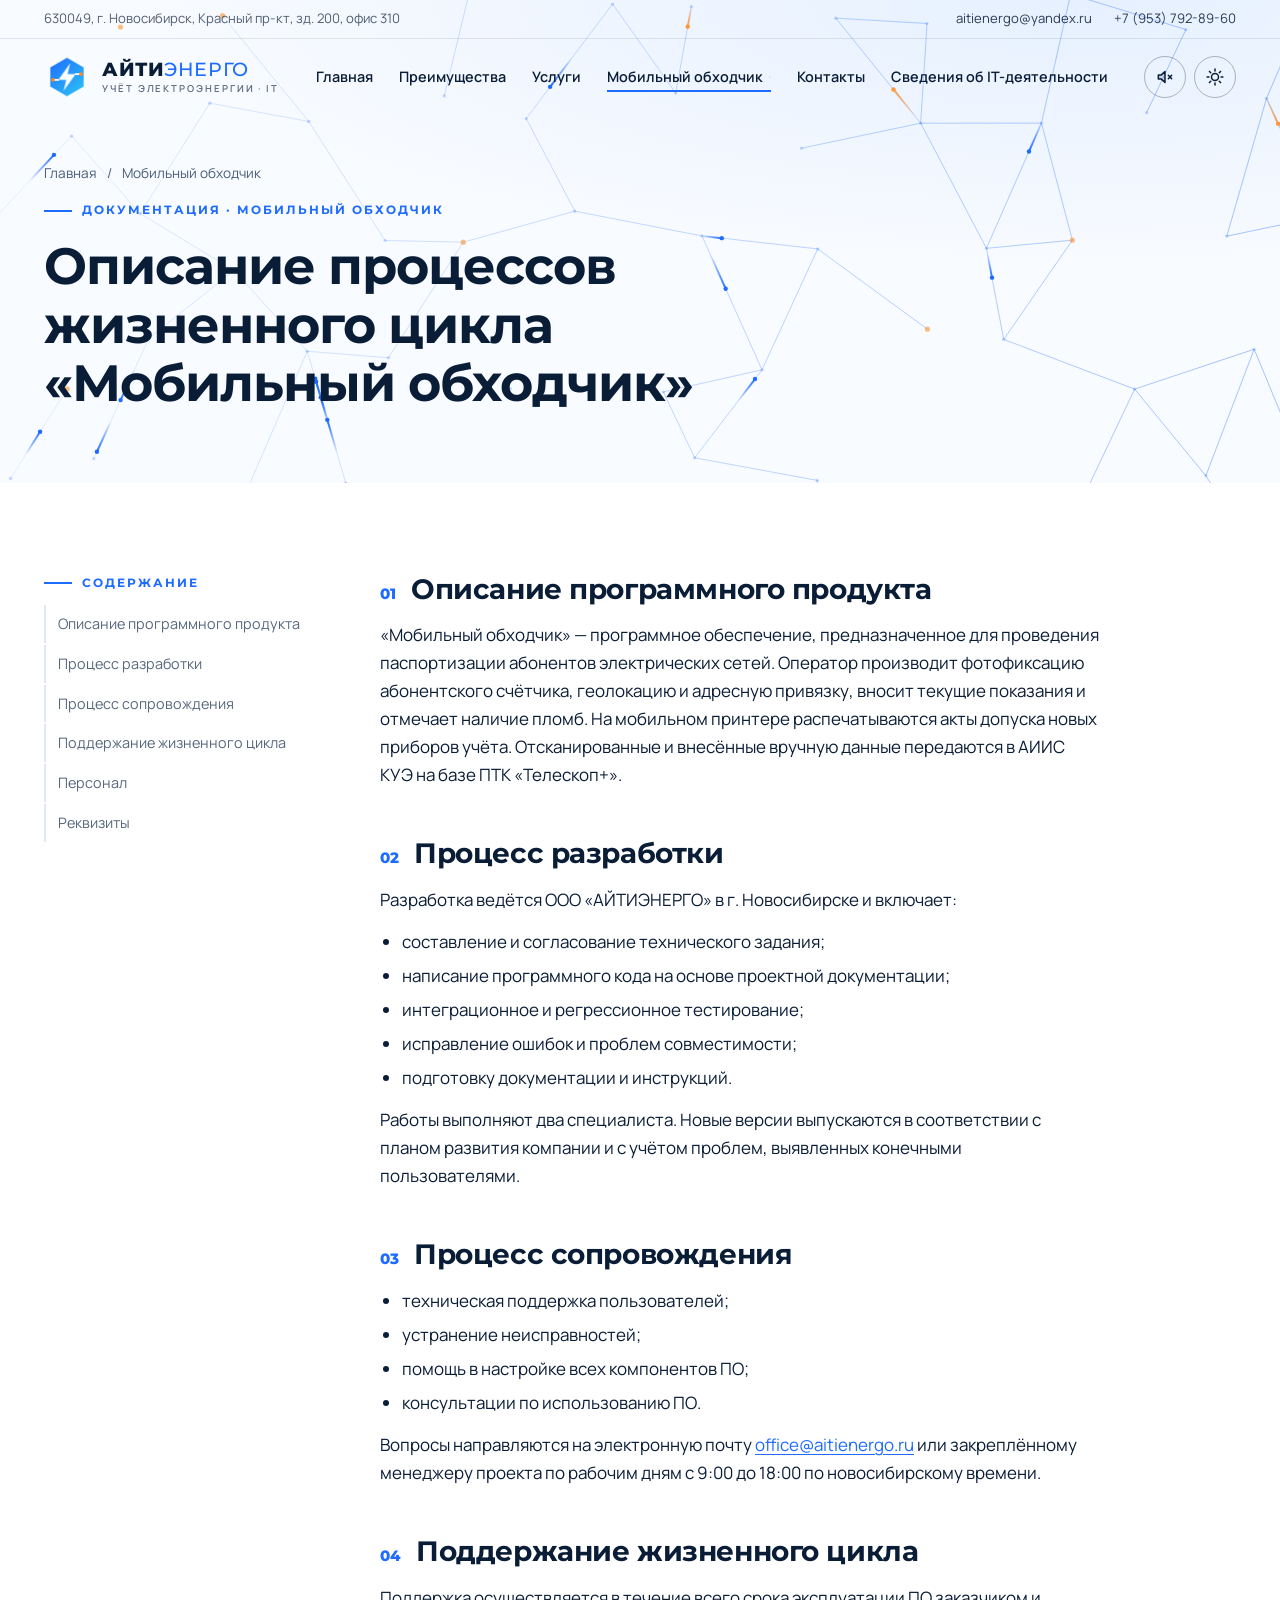
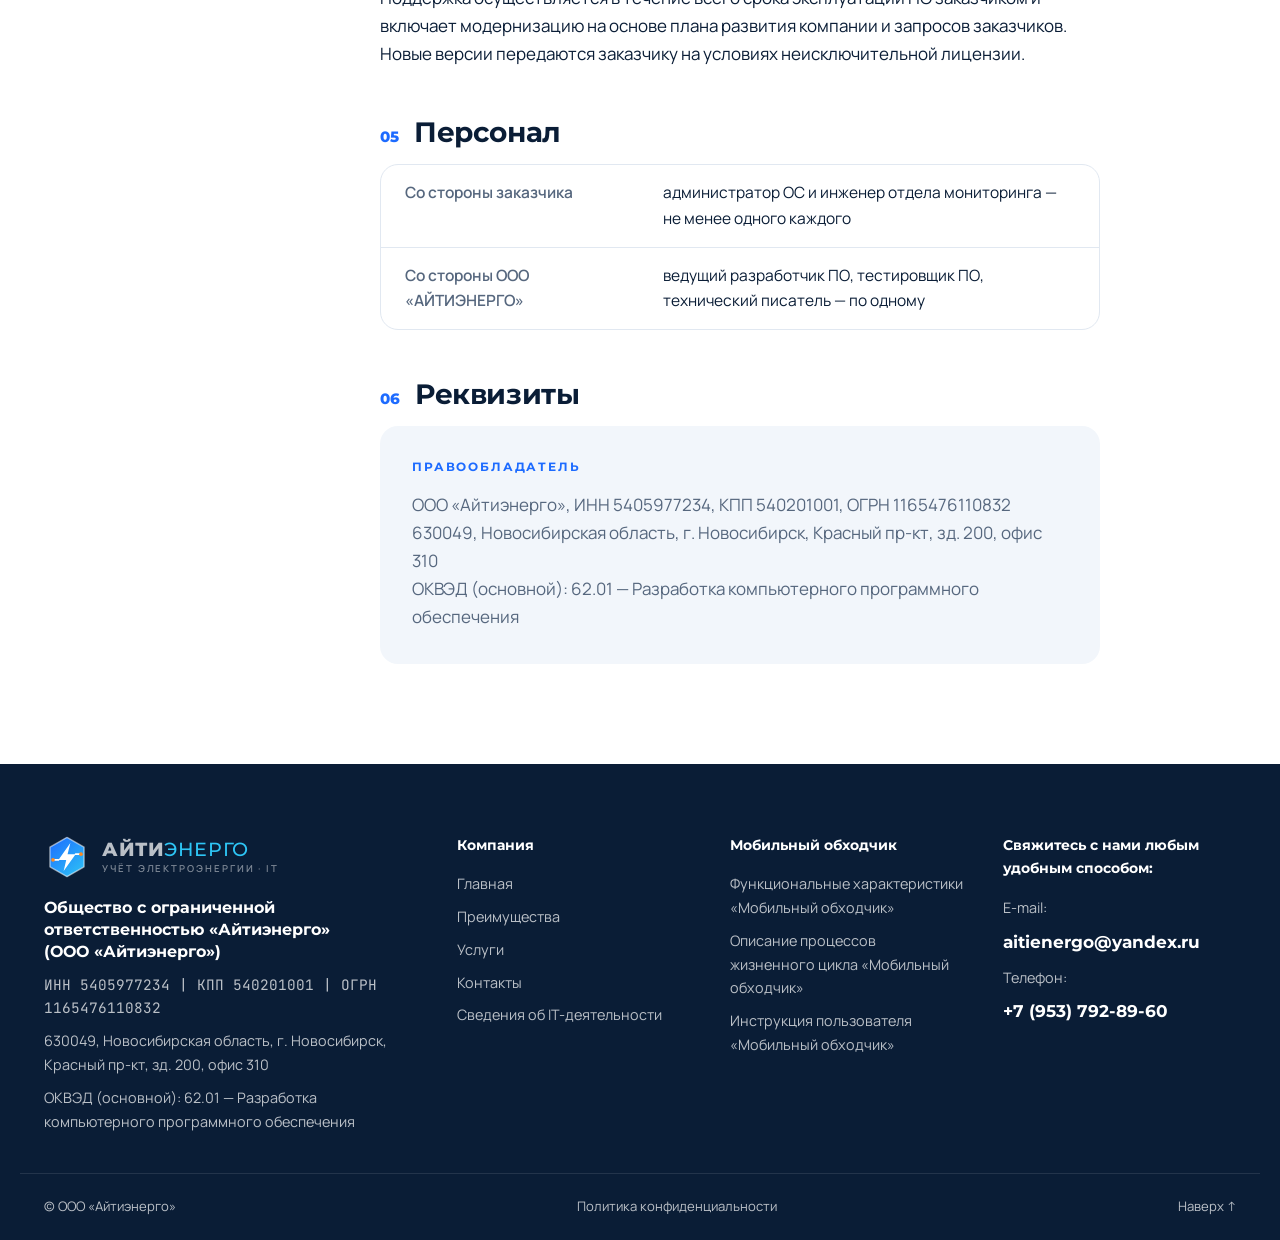
<file: mobile-lifecycle.html>
<!doctype html>
<!-- Разработчик сайта: kapa -->
<html lang="ru">
<head>
<meta charset="utf-8">
<meta name="author" content="kapa">
<meta name="viewport" content="width=device-width, initial-scale=1, viewport-fit=cover">
<script>try{var t=localStorage.getItem('ai-theme');if(t)document.documentElement.setAttribute('data-theme',t)}catch(e){}</script>
<link rel="icon" href="assets/emblem.svg" type="image/svg+xml">
<title>Описание процессов жизненного цикла «Мобильный обходчик» — Айтиэнерго</title>
<meta name="description" content="Процессы разработки, сопровождения и поддержки жизненного цикла ПО «Мобильный обходчик».">
<meta property="og:title" content="Описание процессов жизненного цикла «Мобильный обходчик» — Айтиэнерго">
<link rel="stylesheet" href="assets/fonts/fonts.css">
<link rel="stylesheet" href="assets/style.css">
<link rel="canonical" href="https://aasolo.github.io/aitienergo-site/mobile-lifecycle.html">
<meta property="og:type" content="website">
<meta property="og:site_name" content="Айтиэнерго">
<meta property="og:locale" content="ru_RU">
<meta property="og:url" content="https://aasolo.github.io/aitienergo-site/mobile-lifecycle.html">
<meta property="og:description" content="Процессы разработки, сопровождения и поддержки жизненного цикла ПО «Мобильный обходчик».">
<meta property="og:image" content="https://aasolo.github.io/aitienergo-site/assets/og-image.jpg?v=2">
<meta property="og:image:type" content="image/jpeg">
<meta property="og:image:width" content="1200">
<meta property="og:image:height" content="630">
<meta property="og:image:alt" content="Айтиэнерго — учёт электроэнергии под ключ">
<meta name="twitter:card" content="summary_large_image">
<meta name="twitter:title" content="Описание процессов жизненного цикла «Мобильный обходчик» — Айтиэнерго">
<meta name="twitter:description" content="Процессы разработки, сопровождения и поддержки жизненного цикла ПО «Мобильный обходчик».">
<meta name="twitter:image" content="https://aasolo.github.io/aitienergo-site/assets/og-image.jpg?v=2">
</head>
<body>
<header class="site-header">
  <div class="topbar"><div class="wrap">
    <span class="tb-addr">630049, г. Новосибирск, Красный пр-кт, зд. 200, офис 310</span>
    <span class="tb-links"><a href="mailto:aitienergo@yandex.ru">aitienergo@yandex.ru</a><a href="tel:+79537928960">+7 (953) 792-89-60</a></span>
  </div></div>
  <div class="wrap bar">
    <a class="logo" href="index.html" data-page="home" aria-label="Айтиэнерго, на главную">
      <svg class="logo-mark" viewBox="0 0 48 48" aria-hidden="true">
  <defs><linearGradient id="g9" x1="6" y1="4" x2="42" y2="44" gradientUnits="userSpaceOnUse"><stop offset="0" stop-color="#1d6bff"/><stop offset="1" stop-color="#2ec5f5"/></linearGradient></defs>
  <path d="M24 3.5 41.8 13.75v20.5L24 44.5 6.2 34.25v-20.5Z" fill="url(#g9)"/>
  <path class="hex" d="M24 3.5 41.8 13.75v20.5L24 44.5 6.2 34.25v-20.5Z" fill="none" stroke="#ffffff" stroke-opacity=".55" stroke-width="1.4" stroke-linejoin="round" pathLength="140"/>
  <path d="M33 21h4.2M15 27h-4.2" stroke="#ffffff" stroke-width="1.8" stroke-linecap="round"/>
  <circle class="node" cx="38.6" cy="21" r="1.9" fill="#ff8a1f"/>
  <circle class="node n2" cx="9.4" cy="27" r="1.9" fill="#ff8a1f"/>
  <path class="bolt" d="M27.5 9.5 15 27h8.2l-2.7 11.5L33 21h-8.4l2.9-11.5Z" fill="#ffffff"/>
</svg><span class="logo-word"><b>АЙТИ<span>ЭНЕРГО</span></b><small>учёт электроэнергии · IT</small></span>
    </a>
    <div class="controls">
      <button class="ctl ctl-sound" type="button" aria-pressed="false" aria-label="Включить звук" title="Звук"><svg viewBox="0 0 24 24" fill="none" stroke="currentColor" stroke-width="1.8" stroke-linecap="round" stroke-linejoin="round"><path d="M4 9.5h3.5L12 5.5v13l-4.5-4H4z" fill="currentColor" fill-opacity=".15"/><path class="wave" d="M15.5 9.2a4 4 0 0 1 0 5.6"/><path class="wave w2" d="M18.3 6.6a7.6 7.6 0 0 1 0 10.8"/><path class="x" d="m16 10 4 4m0-4-4 4"/></svg></button>
      <button class="ctl ctl-theme" type="button" aria-label="Переключить тему" title="Светлая / тёмная тема"><svg class="sun" viewBox="0 0 24 24" fill="none" stroke="currentColor" stroke-width="1.8" stroke-linecap="round"><circle cx="12" cy="12" r="4.2"/><path d="M12 2.5v2.2M12 19.3v2.2M2.5 12h2.2M19.3 12h2.2M5.3 5.3l1.6 1.6M17.1 17.1l1.6 1.6M5.3 18.7l1.6-1.6M17.1 6.9l1.6-1.6"/></svg><svg class="moon" viewBox="0 0 24 24" fill="none" stroke="currentColor" stroke-width="1.8" stroke-linejoin="round"><path d="M20 14.5A8.5 8.5 0 0 1 9.5 4a8.5 8.5 0 1 0 10.5 10.5Z"/></svg></button>
    </div>
    <button class="burger" type="button" aria-label="Меню" aria-expanded="false"><svg viewBox="0 0 24 24" fill="none" stroke="currentColor" stroke-width="2"><path d="M4 7h16M4 12h16M4 17h16"/></svg></button>
    <nav class="nav" aria-label="Основное меню"><a href="index.html" data-page="home">Главная</a><a href="advantages.html" data-page="advantages">Преимущества</a><a href="services.html" data-page="services">Услуги</a><div class="has-sub current"><button type="button" aria-expanded="false">Мобильный обходчик<svg viewBox="0 0 12 12" fill="none" stroke="currentColor" stroke-width="1.8"><path d="m2.5 4.5 3.5 3.5 3.5-3.5"/></svg></button><div class="sub"><a href="mobile-functions.html" data-page="functions">Функциональные характеристики «Мобильный обходчик»</a><a href="mobile-lifecycle.html" data-page="lifecycle" aria-current="page">Описание процессов жизненного цикла «Мобильный обходчик»</a><a href="mobile-manual.html" data-page="manual">Инструкция пользователя «Мобильный обходчик»</a></div></div><a href="contacts.html" data-page="contacts">Контакты</a><a href="511.html" data-page="itinfo">Сведения об IT-деятельности</a></nav>
  </div>
</header>
<header class="page-head"><canvas class="grid-canvas" aria-hidden="true"></canvas><div class="wrap page-head-inner"><nav class="crumbs anim-in" style="--d:0" aria-label="Навигационная цепочка"><a href="index.html">Главная</a><span>/</span><span>Мобильный обходчик</span></nav><span class="eyebrow light anim-in" style="--d:1">Документация · Мобильный обходчик</span><h1 class="anim-in" style="--d:2">Описание процессов жизненного цикла «Мобильный обходчик»</h1></div></header><main class="wrap">
<div class="doc-layout"><aside class="toc"><span class="eyebrow">Содержание</span><a href="#lifecycle-1">Описание программного продукта</a><a href="#lifecycle-2">Процесс разработки</a><a href="#lifecycle-3">Процесс сопровождения</a><a href="#lifecycle-4">Поддержание жизненного цикла</a><a href="#lifecycle-5">Персонал</a><a href="#lifecycle-6">Реквизиты</a></aside><div class="doc-body"><!-- ВОССТАНОВЛЕНО: текст разделов сверить с оригиналом --><section id="lifecycle-1"><h2><span class="n">01</span>Описание программного продукта</h2><div class="prose"><p>«Мобильный обходчик» — программное обеспечение, предназначенное для проведения паспортизации абонентов электрических сетей. Оператор производит фотофиксацию абонентского счётчика, геолокацию и адресную привязку, вносит текущие показания и отмечает наличие пломб. На мобильном принтере распечатываются акты допуска новых приборов учёта. Отсканированные и внесённые вручную данные передаются в АИИС КУЭ на базе ПТК «Телескоп+».</p></div></section><section id="lifecycle-2"><h2><span class="n">02</span>Процесс разработки</h2><div class="prose"><p>Разработка ведётся ООО «АЙТИЭНЕРГО» в г. Новосибирске и включает:</p><ul><li>составление и согласование технического задания;</li><li>написание программного кода на основе проектной документации;</li><li>интеграционное и регрессионное тестирование;</li><li>исправление ошибок и проблем совместимости;</li><li>подготовку документации и инструкций.</li></ul><p>Работы выполняют два специалиста. Новые версии выпускаются в соответствии с планом развития компании и с учётом проблем, выявленных конечными пользователями.</p></div></section><section id="lifecycle-3"><h2><span class="n">03</span>Процесс сопровождения</h2><div class="prose"><ul><li>техническая поддержка пользователей;</li><li>устранение неисправностей;</li><li>помощь в настройке всех компонентов ПО;</li><li>консультации по использованию ПО.</li></ul><p>Вопросы направляются на электронную почту <a href="mailto:office@aitienergo.ru">office@aitienergo.ru</a> или закреплённому менеджеру проекта по рабочим дням с 9:00 до 18:00 по новосибирскому времени.</p></div></section><section id="lifecycle-4"><h2><span class="n">04</span>Поддержание жизненного цикла</h2><div class="prose"><p>Поддержка осуществляется в течение всего срока эксплуатации ПО заказчиком и включает модернизацию на основе плана развития компании и запросов заказчиков. Новые версии передаются заказчику на условиях неисключительной лицензии.</p></div></section><section id="lifecycle-5"><h2><span class="n">05</span>Персонал</h2><div class="prose"><div class="table-wrap"><table><tr><th>Со стороны заказчика</th><td>администратор ОС и инженер отдела мониторинга — не менее одного каждого</td></tr><tr><th>Со стороны ООО «АЙТИЭНЕРГО»</th><td>ведущий разработчик ПО, тестировщик ПО, технический писатель — по одному</td></tr></table></div></div></section><section id="lifecycle-6"><h2><span class="n">06</span>Реквизиты</h2><div class="prose"><div class="card"><span class="tag">Правообладатель</span>
<p>ООО «Айтиэнерго», ИНН 5405977234, КПП 540201001, ОГРН 1165476110832<br>630049, Новосибирская область, г. Новосибирск, Красный пр-кт, зд. 200, офис 310<br>ОКВЭД (основной): 62.01 — Разработка компьютерного программного обеспечения</p></div></div></section></div></div>
</main>
<footer class="site-footer">
  <div class="wrap footer-grid">
    <div class="col col-company">
      <a class="logo logo-footer" href="index.html"><svg class="logo-mark" viewBox="0 0 48 48" aria-hidden="true">
  <defs><linearGradient id="g10" x1="6" y1="4" x2="42" y2="44" gradientUnits="userSpaceOnUse"><stop offset="0" stop-color="#1d6bff"/><stop offset="1" stop-color="#2ec5f5"/></linearGradient></defs>
  <path d="M24 3.5 41.8 13.75v20.5L24 44.5 6.2 34.25v-20.5Z" fill="url(#g10)"/>
  <path class="hex" d="M24 3.5 41.8 13.75v20.5L24 44.5 6.2 34.25v-20.5Z" fill="none" stroke="#ffffff" stroke-opacity=".55" stroke-width="1.4" stroke-linejoin="round" pathLength="140"/>
  <path d="M33 21h4.2M15 27h-4.2" stroke="#ffffff" stroke-width="1.8" stroke-linecap="round"/>
  <circle class="node" cx="38.6" cy="21" r="1.9" fill="#ff8a1f"/>
  <circle class="node n2" cx="9.4" cy="27" r="1.9" fill="#ff8a1f"/>
  <path class="bolt" d="M27.5 9.5 15 27h8.2l-2.7 11.5L33 21h-8.4l2.9-11.5Z" fill="#ffffff"/>
</svg><span class="logo-word"><b>АЙТИ<span>ЭНЕРГО</span></b><small>учёт электроэнергии · IT</small></span></a>
      <strong>Общество с ограниченной ответственностью «Айтиэнерго»<br>(ООО «Айтиэнерго»)</strong>
      <span class="mono">ИНН 5405977234 | КПП 540201001 | ОГРН 1165476110832</span>
      <span>630049, Новосибирская область, г. Новосибирск, Красный пр-кт, зд. 200, офис 310</span>
      <span>ОКВЭД (основной): 62.01 — Разработка компьютерного программного обеспечения</span>
    </div>
    <div class="col"><span class="col-title">Компания</span><a href="index.html">Главная</a><a href="advantages.html">Преимущества</a><a href="services.html">Услуги</a><a href="contacts.html">Контакты</a><a href="511.html">Сведения об IT-деятельности</a></div>
    <div class="col"><span class="col-title">Мобильный обходчик</span><a href="mobile-functions.html">Функциональные характеристики «Мобильный обходчик»</a><a href="mobile-lifecycle.html">Описание процессов жизненного цикла «Мобильный обходчик»</a><a href="mobile-manual.html">Инструкция пользователя «Мобильный обходчик»</a></div>
    <div class="col"><span class="col-title">Свяжитесь с нами любым удобным способом:</span>
      <span>E-mail:</span><a class="big" href="mailto:aitienergo@yandex.ru">aitienergo@yandex.ru</a>
      <span>Телефон:</span><a class="big" href="tel:+79537928960">+7 (953) 792-89-60</a>
    </div>
  </div>
  <div class="wrap footer-bottom"><span class="copy">© ООО «Айтиэнерго»</span><a href="privacy.html" class="fb-link">Политика конфиденциальности</a><a href="#top" class="to-top">Наверх ↑</a></div>
</footer>
<script src="assets/main.js"></script>
</body>
</html>
</file>
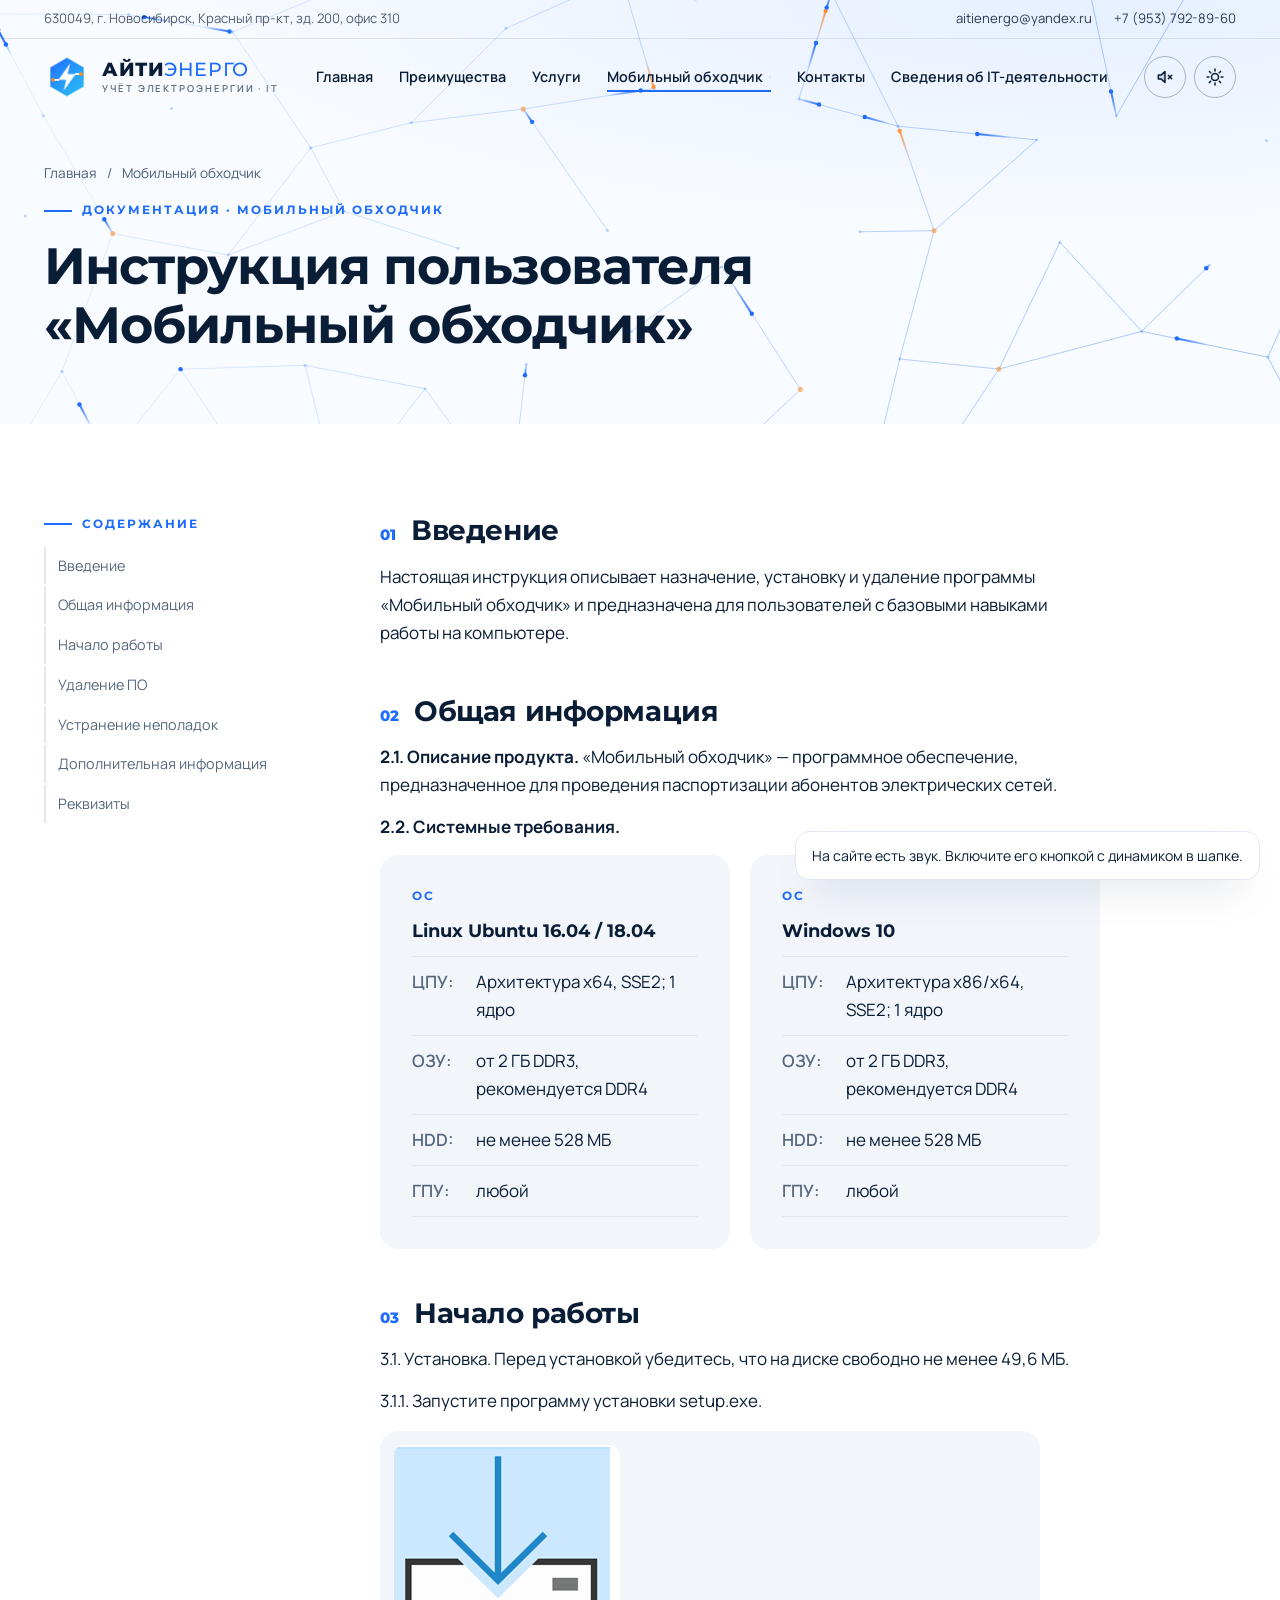
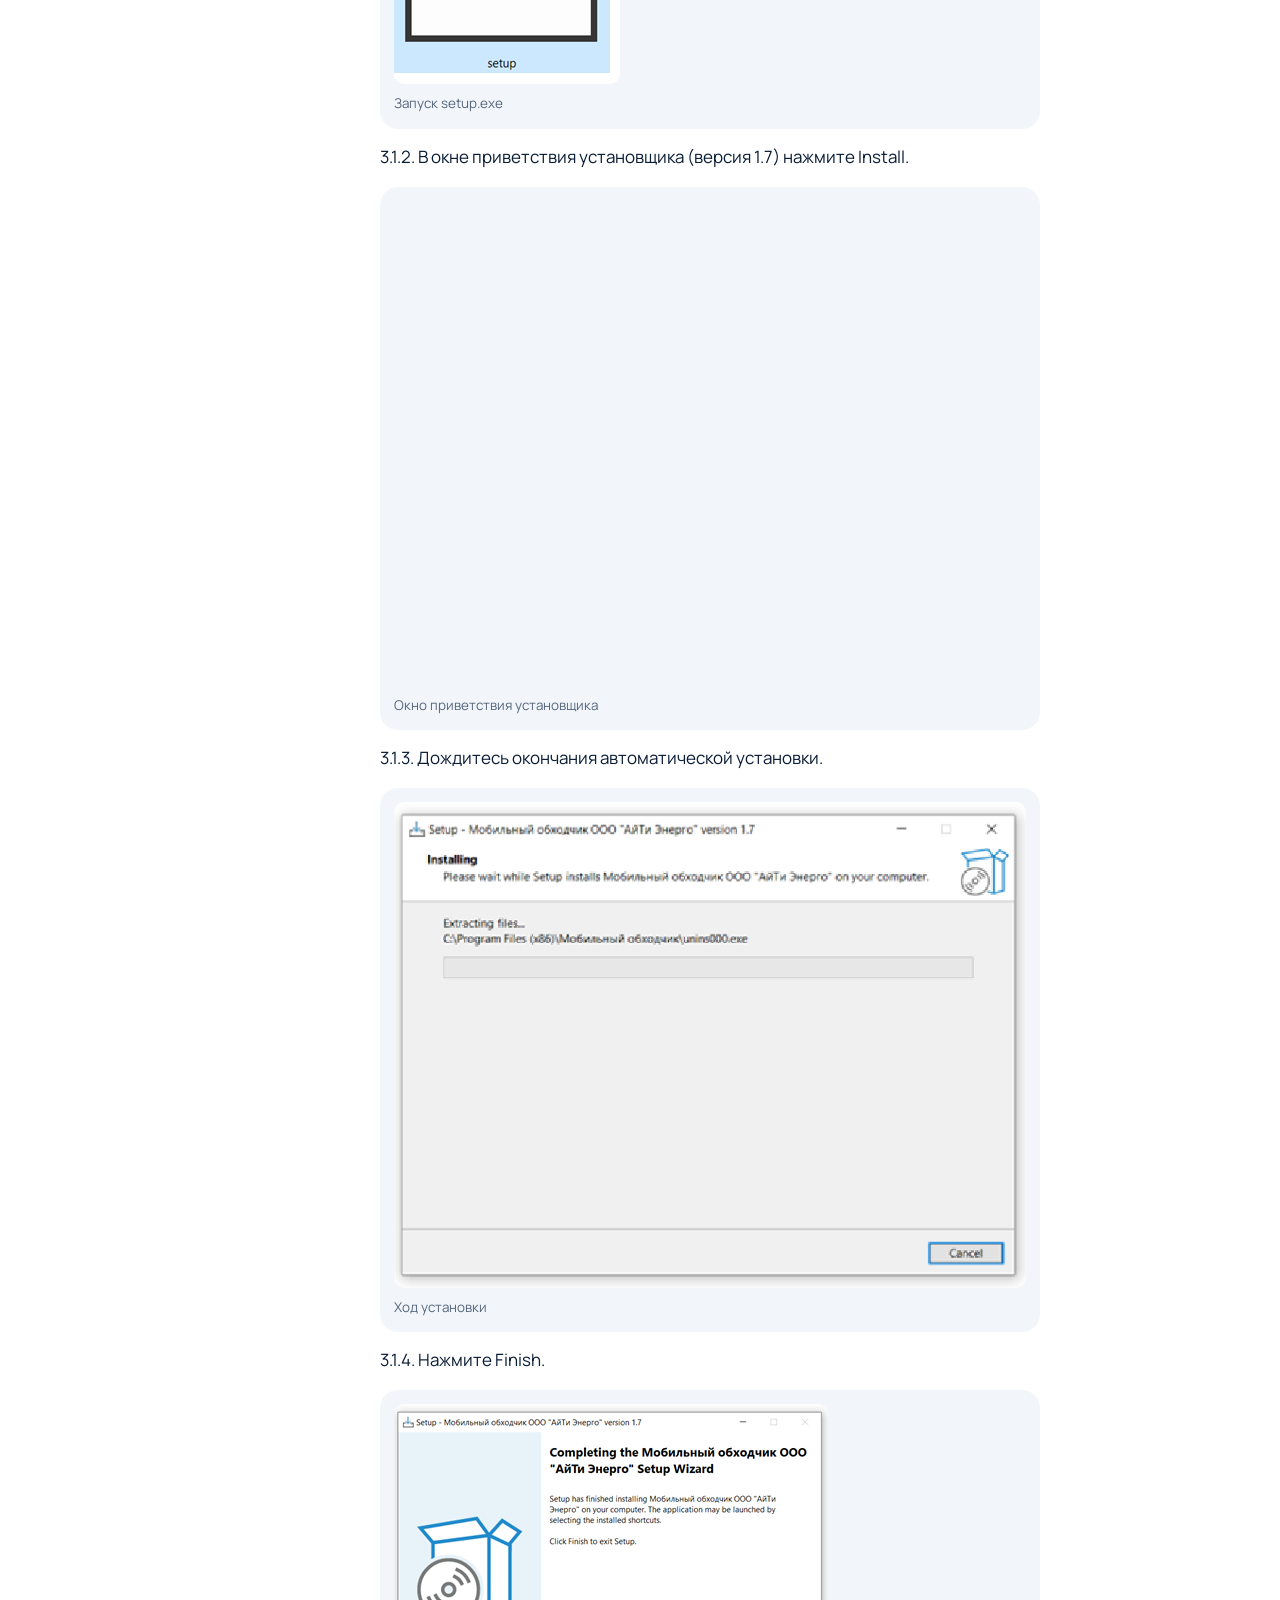
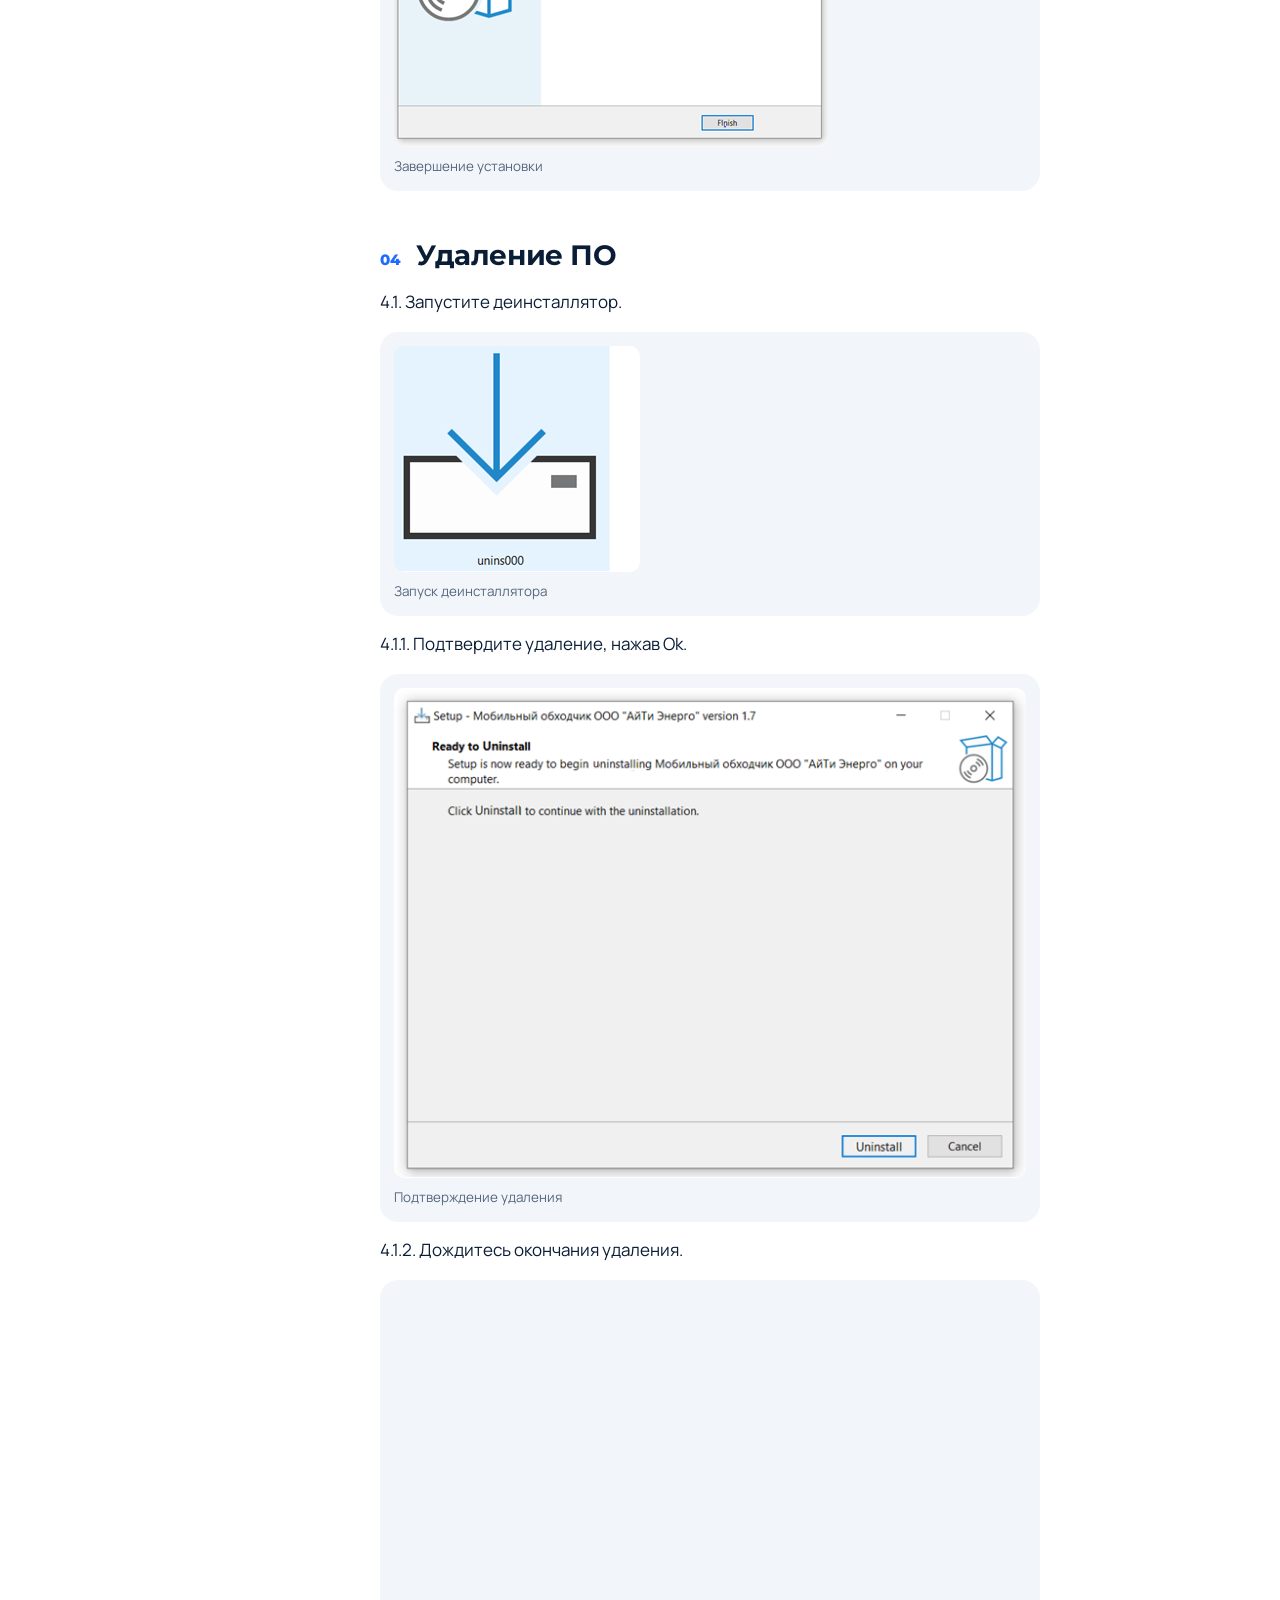
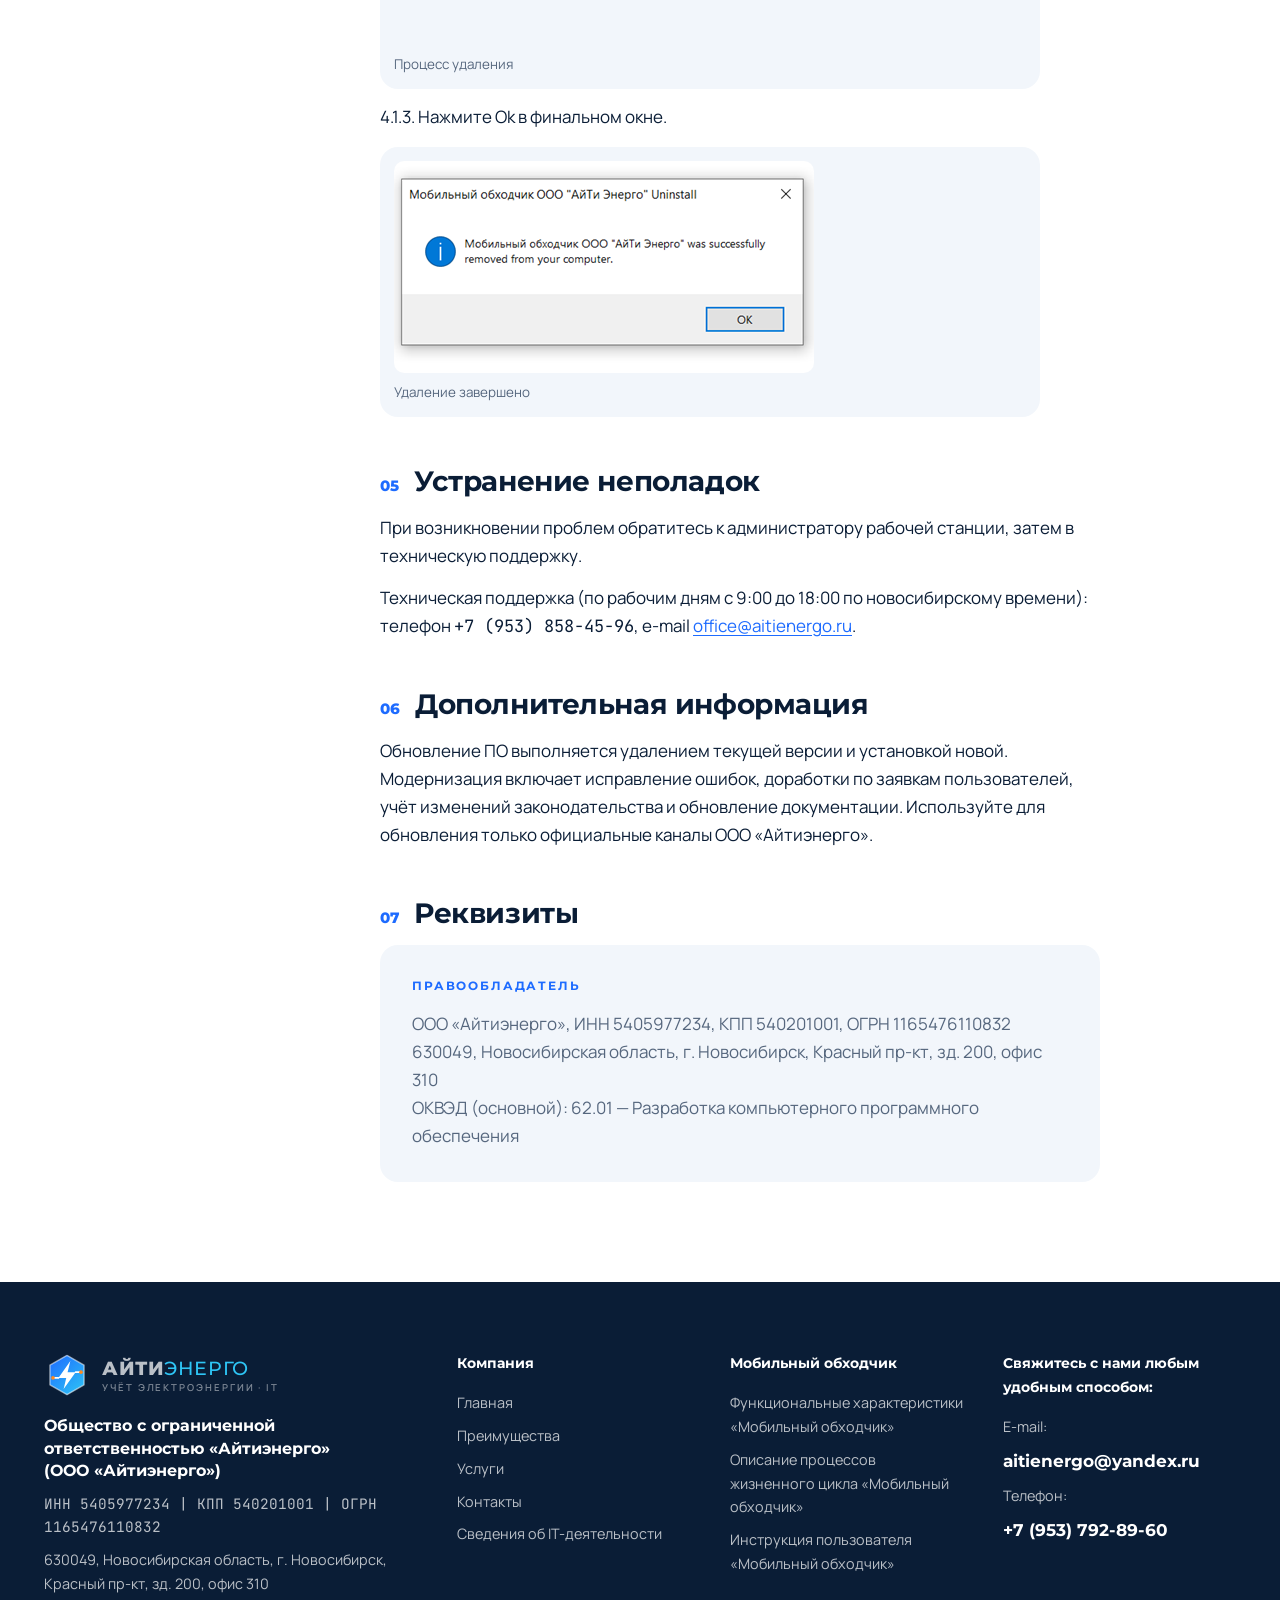
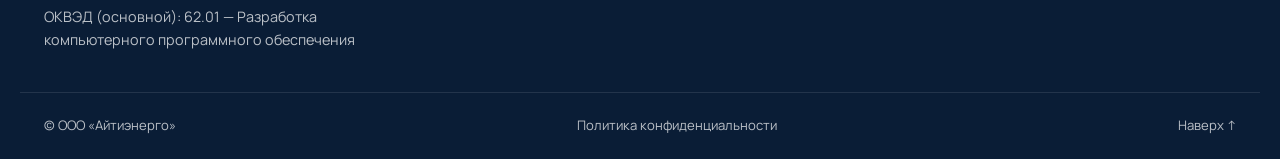
<file: mobile-manual.html>
<!doctype html>
<!-- Разработчик сайта: kapa -->
<html lang="ru">
<head>
<meta charset="utf-8">
<meta name="author" content="kapa">
<meta name="viewport" content="width=device-width, initial-scale=1, viewport-fit=cover">
<script>try{var t=localStorage.getItem('ai-theme');if(t)document.documentElement.setAttribute('data-theme',t)}catch(e){}</script>
<link rel="icon" href="assets/emblem.svg" type="image/svg+xml">
<title>Инструкция пользователя «Мобильный обходчик» — Айтиэнерго</title>
<meta name="description" content="Инструкция пользователя ПО «Мобильный обходчик»: установка, удаление, устранение неполадок.">
<meta property="og:title" content="Инструкция пользователя «Мобильный обходчик» — Айтиэнерго">
<link rel="stylesheet" href="assets/fonts/fonts.css">
<link rel="stylesheet" href="assets/style.css">
<link rel="canonical" href="https://aasolo.github.io/aitienergo-site/mobile-manual.html">
<meta property="og:type" content="website">
<meta property="og:site_name" content="Айтиэнерго">
<meta property="og:locale" content="ru_RU">
<meta property="og:url" content="https://aasolo.github.io/aitienergo-site/mobile-manual.html">
<meta property="og:description" content="Инструкция пользователя ПО «Мобильный обходчик»: установка, удаление, устранение неполадок.">
<meta property="og:image" content="https://aasolo.github.io/aitienergo-site/assets/og-image.jpg?v=2">
<meta property="og:image:type" content="image/jpeg">
<meta property="og:image:width" content="1200">
<meta property="og:image:height" content="630">
<meta property="og:image:alt" content="Айтиэнерго — учёт электроэнергии под ключ">
<meta name="twitter:card" content="summary_large_image">
<meta name="twitter:title" content="Инструкция пользователя «Мобильный обходчик» — Айтиэнерго">
<meta name="twitter:description" content="Инструкция пользователя ПО «Мобильный обходчик»: установка, удаление, устранение неполадок.">
<meta name="twitter:image" content="https://aasolo.github.io/aitienergo-site/assets/og-image.jpg?v=2">
</head>
<body>
<header class="site-header">
  <div class="topbar"><div class="wrap">
    <span class="tb-addr">630049, г. Новосибирск, Красный пр-кт, зд. 200, офис 310</span>
    <span class="tb-links"><a href="mailto:aitienergo@yandex.ru">aitienergo@yandex.ru</a><a href="tel:+79537928960">+7 (953) 792-89-60</a></span>
  </div></div>
  <div class="wrap bar">
    <a class="logo" href="index.html" data-page="home" aria-label="Айтиэнерго, на главную">
      <svg class="logo-mark" viewBox="0 0 48 48" aria-hidden="true">
  <defs><linearGradient id="g11" x1="6" y1="4" x2="42" y2="44" gradientUnits="userSpaceOnUse"><stop offset="0" stop-color="#1d6bff"/><stop offset="1" stop-color="#2ec5f5"/></linearGradient></defs>
  <path d="M24 3.5 41.8 13.75v20.5L24 44.5 6.2 34.25v-20.5Z" fill="url(#g11)"/>
  <path class="hex" d="M24 3.5 41.8 13.75v20.5L24 44.5 6.2 34.25v-20.5Z" fill="none" stroke="#ffffff" stroke-opacity=".55" stroke-width="1.4" stroke-linejoin="round" pathLength="140"/>
  <path d="M33 21h4.2M15 27h-4.2" stroke="#ffffff" stroke-width="1.8" stroke-linecap="round"/>
  <circle class="node" cx="38.6" cy="21" r="1.9" fill="#ff8a1f"/>
  <circle class="node n2" cx="9.4" cy="27" r="1.9" fill="#ff8a1f"/>
  <path class="bolt" d="M27.5 9.5 15 27h8.2l-2.7 11.5L33 21h-8.4l2.9-11.5Z" fill="#ffffff"/>
</svg><span class="logo-word"><b>АЙТИ<span>ЭНЕРГО</span></b><small>учёт электроэнергии · IT</small></span>
    </a>
    <div class="controls">
      <button class="ctl ctl-sound" type="button" aria-pressed="false" aria-label="Включить звук" title="Звук"><svg viewBox="0 0 24 24" fill="none" stroke="currentColor" stroke-width="1.8" stroke-linecap="round" stroke-linejoin="round"><path d="M4 9.5h3.5L12 5.5v13l-4.5-4H4z" fill="currentColor" fill-opacity=".15"/><path class="wave" d="M15.5 9.2a4 4 0 0 1 0 5.6"/><path class="wave w2" d="M18.3 6.6a7.6 7.6 0 0 1 0 10.8"/><path class="x" d="m16 10 4 4m0-4-4 4"/></svg></button>
      <button class="ctl ctl-theme" type="button" aria-label="Переключить тему" title="Светлая / тёмная тема"><svg class="sun" viewBox="0 0 24 24" fill="none" stroke="currentColor" stroke-width="1.8" stroke-linecap="round"><circle cx="12" cy="12" r="4.2"/><path d="M12 2.5v2.2M12 19.3v2.2M2.5 12h2.2M19.3 12h2.2M5.3 5.3l1.6 1.6M17.1 17.1l1.6 1.6M5.3 18.7l1.6-1.6M17.1 6.9l1.6-1.6"/></svg><svg class="moon" viewBox="0 0 24 24" fill="none" stroke="currentColor" stroke-width="1.8" stroke-linejoin="round"><path d="M20 14.5A8.5 8.5 0 0 1 9.5 4a8.5 8.5 0 1 0 10.5 10.5Z"/></svg></button>
    </div>
    <button class="burger" type="button" aria-label="Меню" aria-expanded="false"><svg viewBox="0 0 24 24" fill="none" stroke="currentColor" stroke-width="2"><path d="M4 7h16M4 12h16M4 17h16"/></svg></button>
    <nav class="nav" aria-label="Основное меню"><a href="index.html" data-page="home">Главная</a><a href="advantages.html" data-page="advantages">Преимущества</a><a href="services.html" data-page="services">Услуги</a><div class="has-sub current"><button type="button" aria-expanded="false">Мобильный обходчик<svg viewBox="0 0 12 12" fill="none" stroke="currentColor" stroke-width="1.8"><path d="m2.5 4.5 3.5 3.5 3.5-3.5"/></svg></button><div class="sub"><a href="mobile-functions.html" data-page="functions">Функциональные характеристики «Мобильный обходчик»</a><a href="mobile-lifecycle.html" data-page="lifecycle">Описание процессов жизненного цикла «Мобильный обходчик»</a><a href="mobile-manual.html" data-page="manual" aria-current="page">Инструкция пользователя «Мобильный обходчик»</a></div></div><a href="contacts.html" data-page="contacts">Контакты</a><a href="511.html" data-page="itinfo">Сведения об IT-деятельности</a></nav>
  </div>
</header>
<header class="page-head"><canvas class="grid-canvas" aria-hidden="true"></canvas><div class="wrap page-head-inner"><nav class="crumbs anim-in" style="--d:0" aria-label="Навигационная цепочка"><a href="index.html">Главная</a><span>/</span><span>Мобильный обходчик</span></nav><span class="eyebrow light anim-in" style="--d:1">Документация · Мобильный обходчик</span><h1 class="anim-in" style="--d:2">Инструкция пользователя «Мобильный обходчик»</h1></div></header><main class="wrap">
<div class="doc-layout"><aside class="toc"><span class="eyebrow">Содержание</span><a href="#manual-1">Введение</a><a href="#manual-2">Общая информация</a><a href="#manual-3">Начало работы</a><a href="#manual-4">Удаление ПО</a><a href="#manual-5">Устранение неполадок</a><a href="#manual-6">Дополнительная информация</a><a href="#manual-7">Реквизиты</a></aside><div class="doc-body"><!-- ВОССТАНОВЛЕНО: текст разделов сверить с оригиналом --><section id="manual-1"><h2><span class="n">01</span>Введение</h2><div class="prose"><p>Настоящая инструкция описывает назначение, установку и удаление программы «Мобильный обходчик» и предназначена для пользователей с базовыми навыками работы на компьютере.</p></div></section><section id="manual-2"><h2><span class="n">02</span>Общая информация</h2><div class="prose"><p><strong>2.1. Описание продукта.</strong> «Мобильный обходчик» — программное обеспечение, предназначенное для проведения паспортизации абонентов электрических сетей.</p><p><strong>2.2. Системные требования.</strong></p><div class="grid-2">
  <div class="card"><span class="tag">ОС</span><h3>Linux Ubuntu 16.04 / 18.04</h3>
    <dl class="spec"><dt>ЦПУ:</dt><dd>Архитектура x64, SSE2; 1 ядро</dd><dt>ОЗУ:</dt><dd>от 2 ГБ DDR3, рекомендуется DDR4</dd><dt>HDD:</dt><dd>не менее 528 МБ</dd><dt>ГПУ:</dt><dd>любой</dd></dl></div>
  <div class="card"><span class="tag">ОС</span><h3>Windows 10</h3>
    <dl class="spec"><dt>ЦПУ:</dt><dd>Архитектура x86/x64, SSE2; 1 ядро</dd><dt>ОЗУ:</dt><dd>от 2 ГБ DDR3, рекомендуется DDR4</dd><dt>HDD:</dt><dd>не менее 528 МБ</dd><dt>ГПУ:</dt><dd>любой</dd></dl></div>
</div></div></section><section id="manual-3"><h2><span class="n">03</span>Начало работы</h2><div class="prose"><p>3.1. Установка. Перед установкой убедитесь, что на диске свободно не менее 49,6 МБ.</p><div class="step"><p>3.1.1. Запустите программу установки setup.exe.</p><figure class="shot"><img src="assets/img/manual-3-1-1.png" alt="Запуск setup.exe" loading="lazy"><figcaption>Запуск setup.exe</figcaption></figure></div><div class="step"><p>3.1.2. В окне приветствия установщика (версия 1.7) нажмите Install.</p><figure class="shot"><img src="assets/img/manual-3-1-2.png" alt="Окно приветствия установщика" loading="lazy"><figcaption>Окно приветствия установщика</figcaption></figure></div><div class="step"><p>3.1.3. Дождитесь окончания автоматической установки.</p><figure class="shot"><img src="assets/img/manual-3-1-3.png" alt="Ход установки" loading="lazy"><figcaption>Ход установки</figcaption></figure></div><div class="step"><p>3.1.4. Нажмите Finish.</p><figure class="shot"><img src="assets/img/manual-3-1-4.png" alt="Завершение установки" loading="lazy"><figcaption>Завершение установки</figcaption></figure></div></div></section><section id="manual-4"><h2><span class="n">04</span>Удаление ПО</h2><div class="prose"><div class="step"><p>4.1. Запустите деинсталлятор.</p><figure class="shot"><img src="assets/img/manual-4-1.png" alt="Запуск деинсталлятора" loading="lazy"><figcaption>Запуск деинсталлятора</figcaption></figure></div><div class="step"><p>4.1.1. Подтвердите удаление, нажав Ok.</p><figure class="shot"><img src="assets/img/manual-4-1-1.png" alt="Подтверждение удаления" loading="lazy"><figcaption>Подтверждение удаления</figcaption></figure></div><div class="step"><p>4.1.2. Дождитесь окончания удаления.</p><figure class="shot"><img src="assets/img/manual-4-1-2.png" alt="Процесс удаления" loading="lazy"><figcaption>Процесс удаления</figcaption></figure></div><div class="step"><p>4.1.3. Нажмите Ok в финальном окне.</p><figure class="shot"><img src="assets/img/manual-4-1-3.png" alt="Удаление завершено" loading="lazy"><figcaption>Удаление завершено</figcaption></figure></div></div></section><section id="manual-5"><h2><span class="n">05</span>Устранение неполадок</h2><div class="prose"><p>При возникновении проблем обратитесь к администратору рабочей станции, затем в техническую поддержку.</p><p>Техническая поддержка (по рабочим дням с 9:00 до 18:00 по новосибирскому времени): телефон <span class="mono">+7 (953) 858-45-96</span>, e-mail <a href="mailto:office@aitienergo.ru">office@aitienergo.ru</a>.</p></div></section><section id="manual-6"><h2><span class="n">06</span>Дополнительная информация</h2><div class="prose"><p>Обновление ПО выполняется удалением текущей версии и установкой новой. Модернизация включает исправление ошибок, доработки по заявкам пользователей, учёт изменений законодательства и обновление документации. Используйте для обновления только официальные каналы ООО «Айтиэнерго».</p></div></section><section id="manual-7"><h2><span class="n">07</span>Реквизиты</h2><div class="prose"><div class="card"><span class="tag">Правообладатель</span>
<p>ООО «Айтиэнерго», ИНН 5405977234, КПП 540201001, ОГРН 1165476110832<br>630049, Новосибирская область, г. Новосибирск, Красный пр-кт, зд. 200, офис 310<br>ОКВЭД (основной): 62.01 — Разработка компьютерного программного обеспечения</p></div></div></section></div></div>
</main>
<footer class="site-footer">
  <div class="wrap footer-grid">
    <div class="col col-company">
      <a class="logo logo-footer" href="index.html"><svg class="logo-mark" viewBox="0 0 48 48" aria-hidden="true">
  <defs><linearGradient id="g12" x1="6" y1="4" x2="42" y2="44" gradientUnits="userSpaceOnUse"><stop offset="0" stop-color="#1d6bff"/><stop offset="1" stop-color="#2ec5f5"/></linearGradient></defs>
  <path d="M24 3.5 41.8 13.75v20.5L24 44.5 6.2 34.25v-20.5Z" fill="url(#g12)"/>
  <path class="hex" d="M24 3.5 41.8 13.75v20.5L24 44.5 6.2 34.25v-20.5Z" fill="none" stroke="#ffffff" stroke-opacity=".55" stroke-width="1.4" stroke-linejoin="round" pathLength="140"/>
  <path d="M33 21h4.2M15 27h-4.2" stroke="#ffffff" stroke-width="1.8" stroke-linecap="round"/>
  <circle class="node" cx="38.6" cy="21" r="1.9" fill="#ff8a1f"/>
  <circle class="node n2" cx="9.4" cy="27" r="1.9" fill="#ff8a1f"/>
  <path class="bolt" d="M27.5 9.5 15 27h8.2l-2.7 11.5L33 21h-8.4l2.9-11.5Z" fill="#ffffff"/>
</svg><span class="logo-word"><b>АЙТИ<span>ЭНЕРГО</span></b><small>учёт электроэнергии · IT</small></span></a>
      <strong>Общество с ограниченной ответственностью «Айтиэнерго»<br>(ООО «Айтиэнерго»)</strong>
      <span class="mono">ИНН 5405977234 | КПП 540201001 | ОГРН 1165476110832</span>
      <span>630049, Новосибирская область, г. Новосибирск, Красный пр-кт, зд. 200, офис 310</span>
      <span>ОКВЭД (основной): 62.01 — Разработка компьютерного программного обеспечения</span>
    </div>
    <div class="col"><span class="col-title">Компания</span><a href="index.html">Главная</a><a href="advantages.html">Преимущества</a><a href="services.html">Услуги</a><a href="contacts.html">Контакты</a><a href="511.html">Сведения об IT-деятельности</a></div>
    <div class="col"><span class="col-title">Мобильный обходчик</span><a href="mobile-functions.html">Функциональные характеристики «Мобильный обходчик»</a><a href="mobile-lifecycle.html">Описание процессов жизненного цикла «Мобильный обходчик»</a><a href="mobile-manual.html">Инструкция пользователя «Мобильный обходчик»</a></div>
    <div class="col"><span class="col-title">Свяжитесь с нами любым удобным способом:</span>
      <span>E-mail:</span><a class="big" href="mailto:aitienergo@yandex.ru">aitienergo@yandex.ru</a>
      <span>Телефон:</span><a class="big" href="tel:+79537928960">+7 (953) 792-89-60</a>
    </div>
  </div>
  <div class="wrap footer-bottom"><span class="copy">© ООО «Айтиэнерго»</span><a href="privacy.html" class="fb-link">Политика конфиденциальности</a><a href="#top" class="to-top">Наверх ↑</a></div>
</footer>
<script src="assets/main.js"></script>
</body>
</html>
</file>
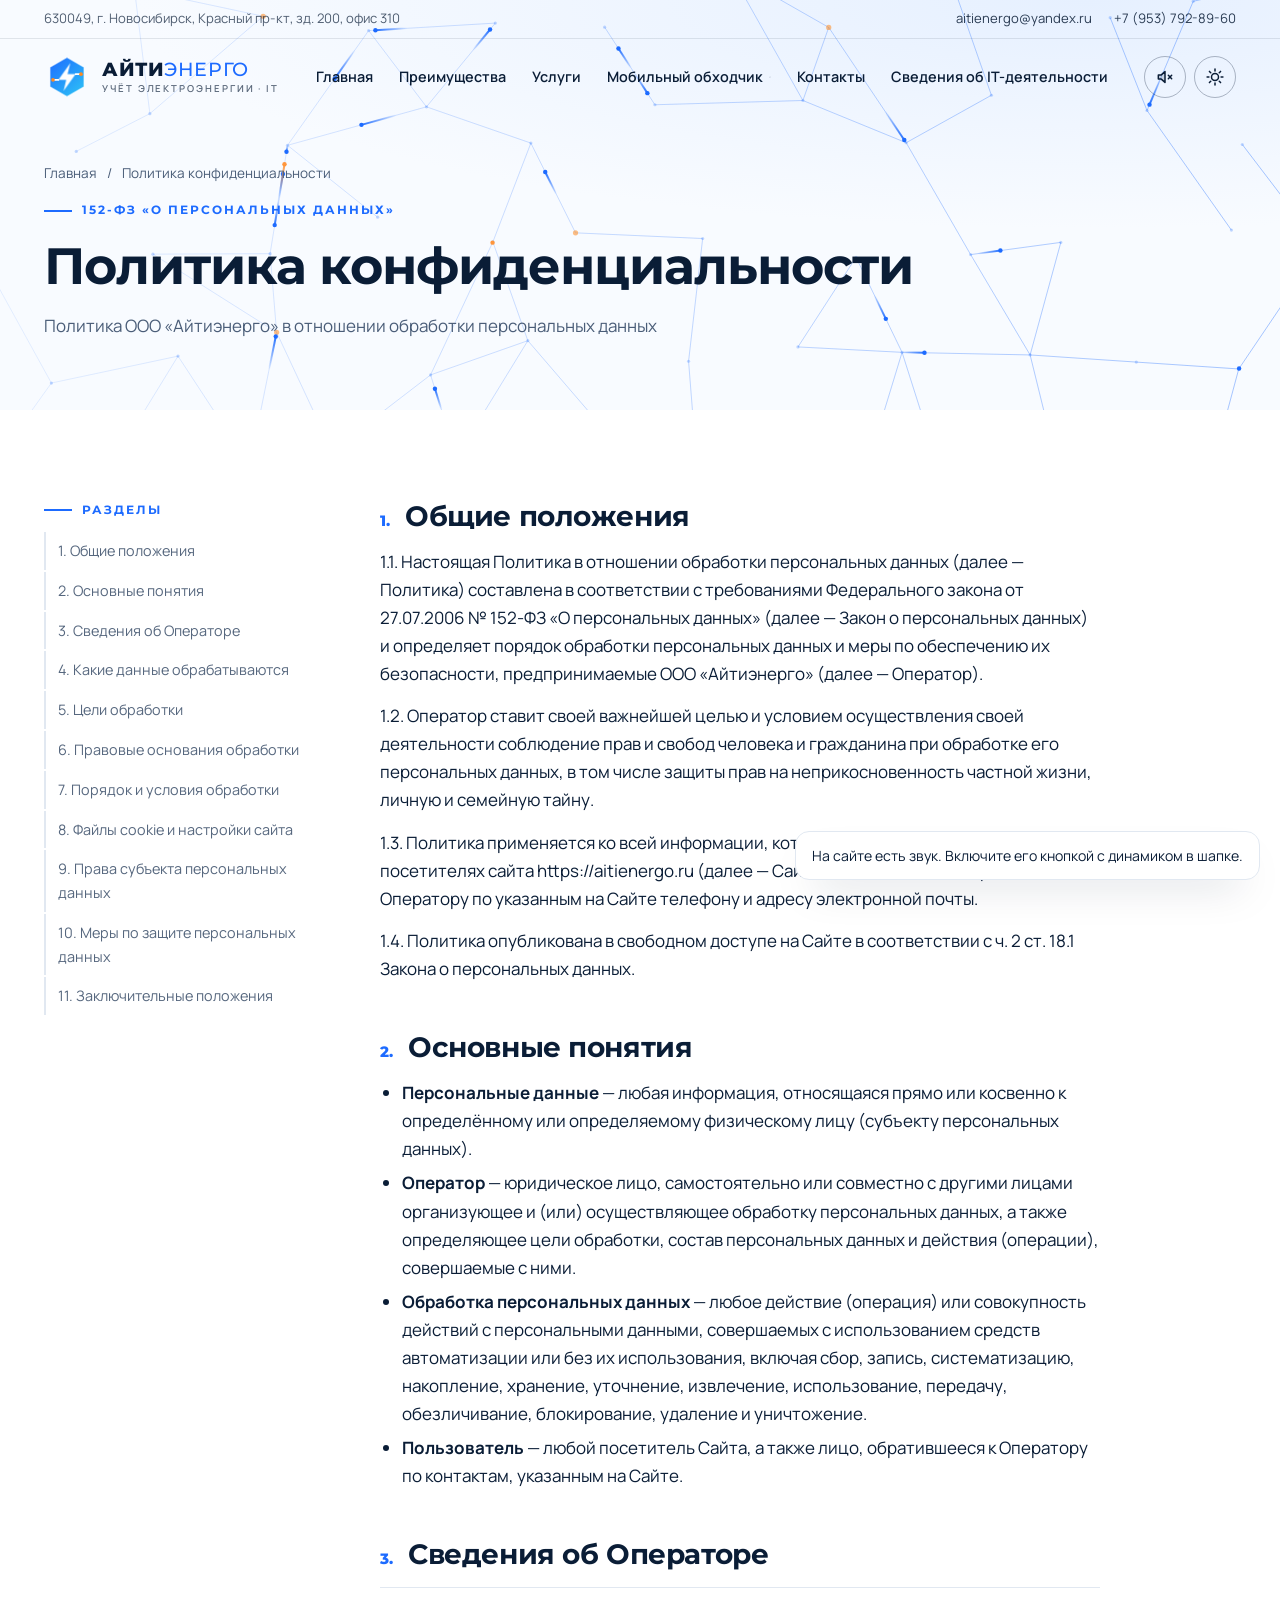
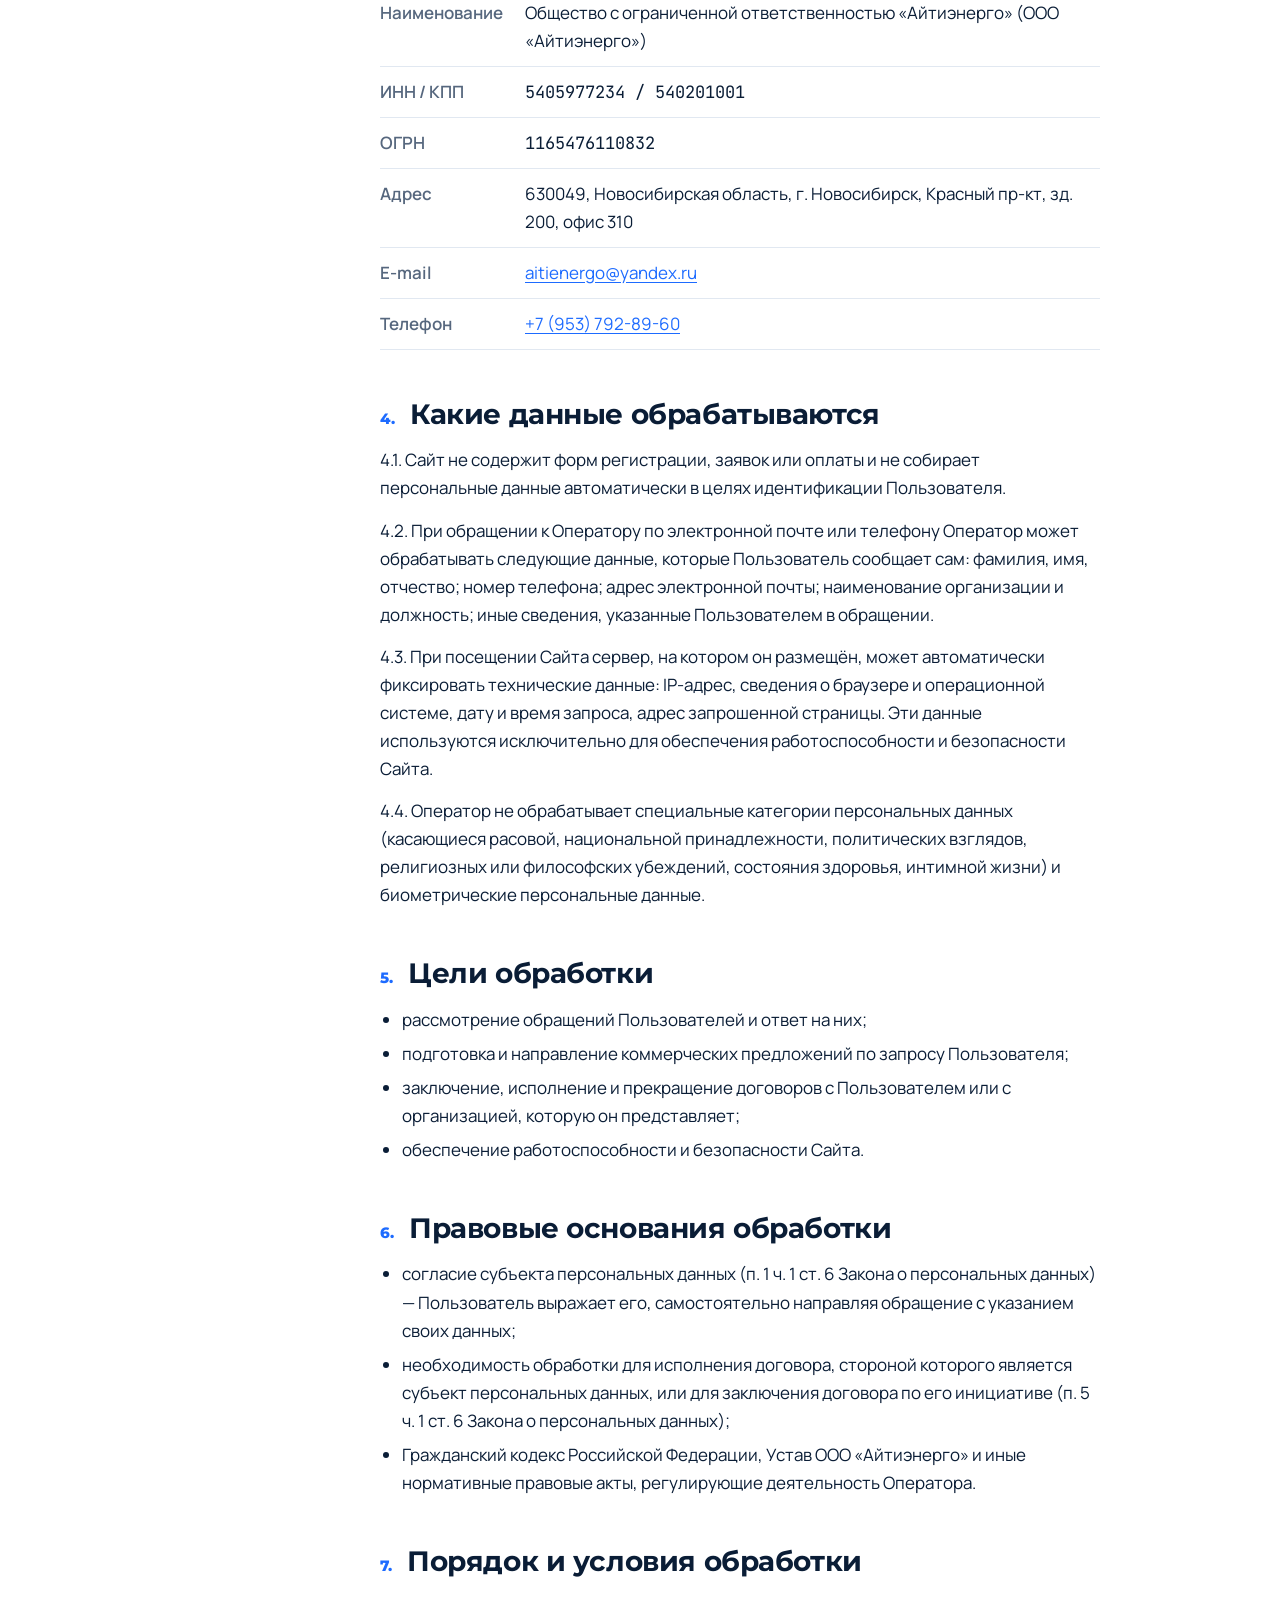
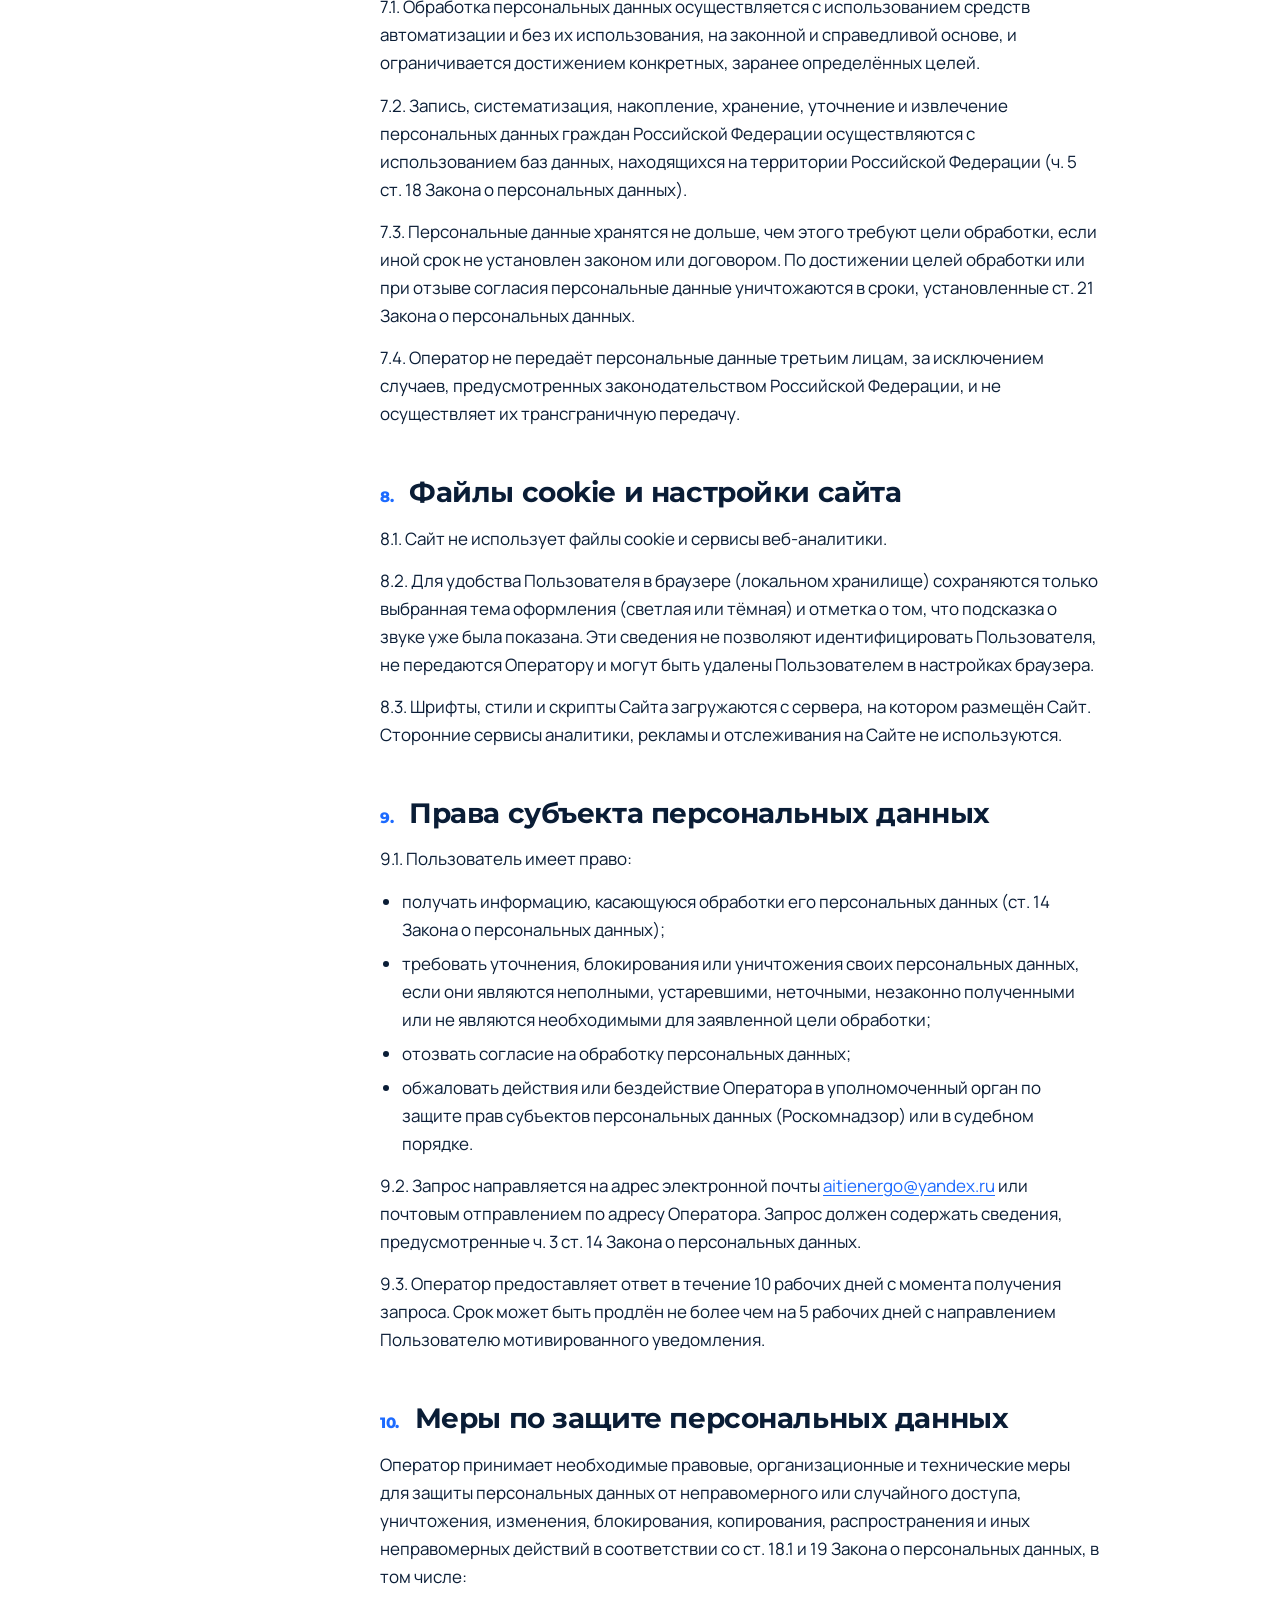
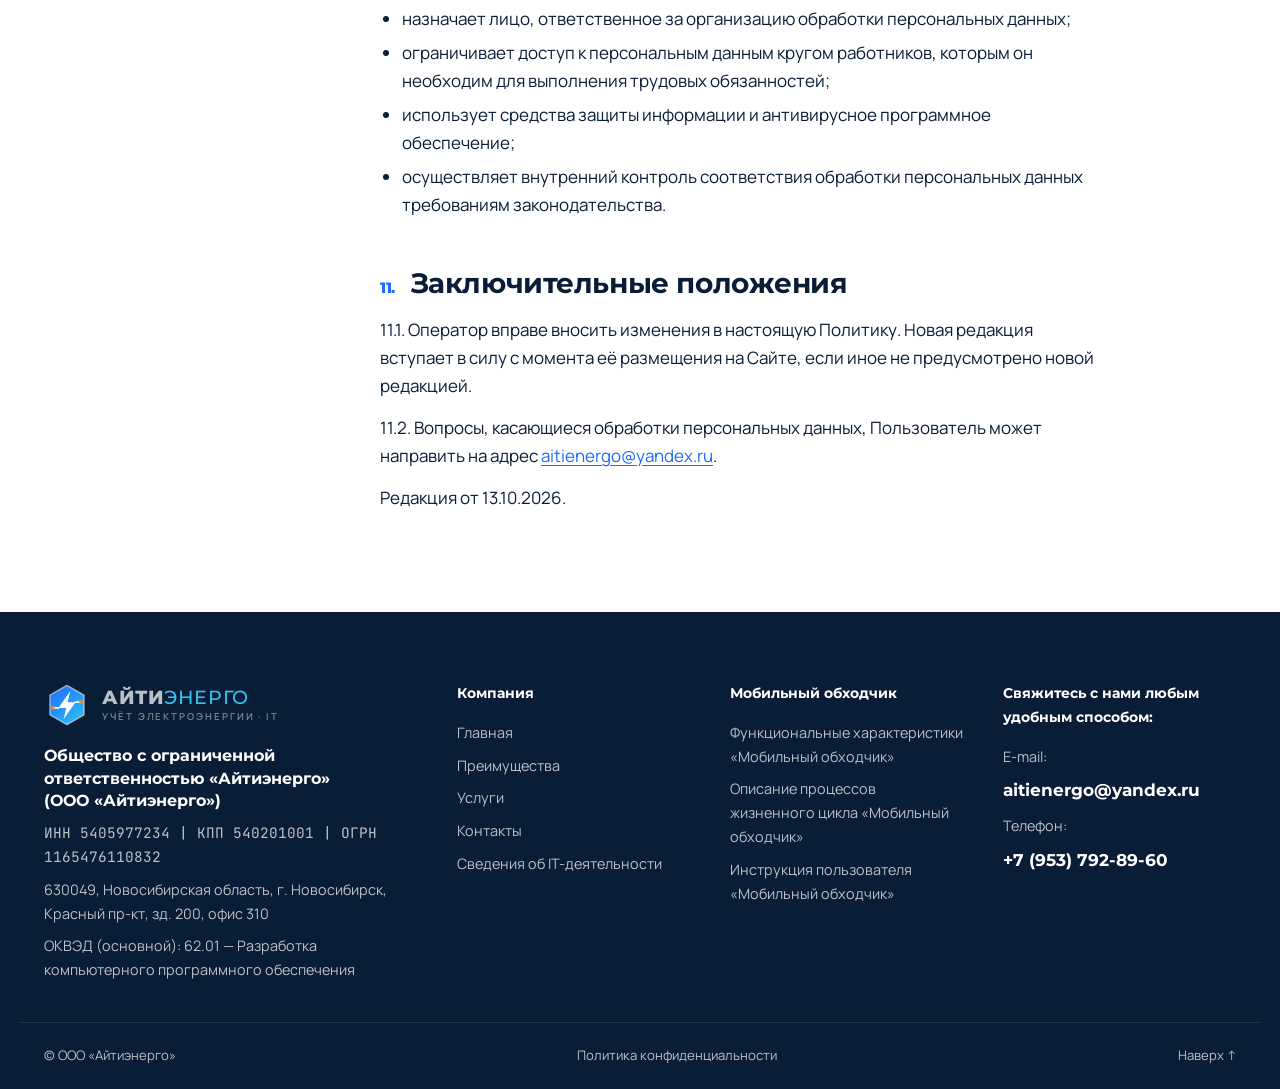
<file: privacy.html>
<!doctype html>
<!-- Разработчик сайта: kapa -->
<html lang="ru">
<head>
<meta charset="utf-8">
<meta name="author" content="kapa">
<meta name="viewport" content="width=device-width, initial-scale=1, viewport-fit=cover">
<script>try{var t=localStorage.getItem('ai-theme');if(t)document.documentElement.setAttribute('data-theme',t)}catch(e){}</script>
<link rel="icon" href="assets/emblem.svg" type="image/svg+xml">
<title>Политика конфиденциальности — Айтиэнерго</title>
<meta name="description" content="Политика ООО «Айтиэнерго» в отношении обработки персональных данных.">
<meta property="og:title" content="Политика конфиденциальности — Айтиэнерго">
<link rel="stylesheet" href="assets/fonts/fonts.css">
<link rel="stylesheet" href="assets/style.css">
<link rel="canonical" href="https://aasolo.github.io/aitienergo-site/privacy.html">
<meta property="og:type" content="website">
<meta property="og:site_name" content="Айтиэнерго">
<meta property="og:locale" content="ru_RU">
<meta property="og:url" content="https://aasolo.github.io/aitienergo-site/privacy.html">
<meta property="og:description" content="Политика ООО «Айтиэнерго» в отношении обработки персональных данных.">
<meta property="og:image" content="https://aasolo.github.io/aitienergo-site/assets/og-image.jpg?v=2">
<meta property="og:image:type" content="image/jpeg">
<meta property="og:image:width" content="1200">
<meta property="og:image:height" content="630">
<meta property="og:image:alt" content="Айтиэнерго — учёт электроэнергии под ключ">
<meta name="twitter:card" content="summary_large_image">
<meta name="twitter:title" content="Политика конфиденциальности — Айтиэнерго">
<meta name="twitter:description" content="Политика ООО «Айтиэнерго» в отношении обработки персональных данных.">
<meta name="twitter:image" content="https://aasolo.github.io/aitienergo-site/assets/og-image.jpg?v=2">
</head>
<body>
<header class="site-header">
  <div class="topbar"><div class="wrap">
    <span class="tb-addr">630049, г. Новосибирск, Красный пр-кт, зд. 200, офис 310</span>
    <span class="tb-links"><a href="mailto:aitienergo@yandex.ru">aitienergo@yandex.ru</a><a href="tel:+79537928960">+7 (953) 792-89-60</a></span>
  </div></div>
  <div class="wrap bar">
    <a class="logo" href="index.html" data-page="home" aria-label="Айтиэнерго, на главную">
      <svg class="logo-mark" viewBox="0 0 48 48" aria-hidden="true">
  <defs><linearGradient id="g17" x1="6" y1="4" x2="42" y2="44" gradientUnits="userSpaceOnUse"><stop offset="0" stop-color="#1d6bff"/><stop offset="1" stop-color="#2ec5f5"/></linearGradient></defs>
  <path d="M24 3.5 41.8 13.75v20.5L24 44.5 6.2 34.25v-20.5Z" fill="url(#g17)"/>
  <path class="hex" d="M24 3.5 41.8 13.75v20.5L24 44.5 6.2 34.25v-20.5Z" fill="none" stroke="#ffffff" stroke-opacity=".55" stroke-width="1.4" stroke-linejoin="round" pathLength="140"/>
  <path d="M33 21h4.2M15 27h-4.2" stroke="#ffffff" stroke-width="1.8" stroke-linecap="round"/>
  <circle class="node" cx="38.6" cy="21" r="1.9" fill="#ff8a1f"/>
  <circle class="node n2" cx="9.4" cy="27" r="1.9" fill="#ff8a1f"/>
  <path class="bolt" d="M27.5 9.5 15 27h8.2l-2.7 11.5L33 21h-8.4l2.9-11.5Z" fill="#ffffff"/>
</svg><span class="logo-word"><b>АЙТИ<span>ЭНЕРГО</span></b><small>учёт электроэнергии · IT</small></span>
    </a>
    <div class="controls">
      <button class="ctl ctl-sound" type="button" aria-pressed="false" aria-label="Включить звук" title="Звук"><svg viewBox="0 0 24 24" fill="none" stroke="currentColor" stroke-width="1.8" stroke-linecap="round" stroke-linejoin="round"><path d="M4 9.5h3.5L12 5.5v13l-4.5-4H4z" fill="currentColor" fill-opacity=".15"/><path class="wave" d="M15.5 9.2a4 4 0 0 1 0 5.6"/><path class="wave w2" d="M18.3 6.6a7.6 7.6 0 0 1 0 10.8"/><path class="x" d="m16 10 4 4m0-4-4 4"/></svg></button>
      <button class="ctl ctl-theme" type="button" aria-label="Переключить тему" title="Светлая / тёмная тема"><svg class="sun" viewBox="0 0 24 24" fill="none" stroke="currentColor" stroke-width="1.8" stroke-linecap="round"><circle cx="12" cy="12" r="4.2"/><path d="M12 2.5v2.2M12 19.3v2.2M2.5 12h2.2M19.3 12h2.2M5.3 5.3l1.6 1.6M17.1 17.1l1.6 1.6M5.3 18.7l1.6-1.6M17.1 6.9l1.6-1.6"/></svg><svg class="moon" viewBox="0 0 24 24" fill="none" stroke="currentColor" stroke-width="1.8" stroke-linejoin="round"><path d="M20 14.5A8.5 8.5 0 0 1 9.5 4a8.5 8.5 0 1 0 10.5 10.5Z"/></svg></button>
    </div>
    <button class="burger" type="button" aria-label="Меню" aria-expanded="false"><svg viewBox="0 0 24 24" fill="none" stroke="currentColor" stroke-width="2"><path d="M4 7h16M4 12h16M4 17h16"/></svg></button>
    <nav class="nav" aria-label="Основное меню"><a href="index.html" data-page="home">Главная</a><a href="advantages.html" data-page="advantages">Преимущества</a><a href="services.html" data-page="services">Услуги</a><div class="has-sub"><button type="button" aria-expanded="false">Мобильный обходчик<svg viewBox="0 0 12 12" fill="none" stroke="currentColor" stroke-width="1.8"><path d="m2.5 4.5 3.5 3.5 3.5-3.5"/></svg></button><div class="sub"><a href="mobile-functions.html" data-page="functions">Функциональные характеристики «Мобильный обходчик»</a><a href="mobile-lifecycle.html" data-page="lifecycle">Описание процессов жизненного цикла «Мобильный обходчик»</a><a href="mobile-manual.html" data-page="manual">Инструкция пользователя «Мобильный обходчик»</a></div></div><a href="contacts.html" data-page="contacts">Контакты</a><a href="511.html" data-page="itinfo">Сведения об IT-деятельности</a></nav>
  </div>
</header>
<header class="page-head"><canvas class="grid-canvas" aria-hidden="true"></canvas><div class="wrap page-head-inner"><nav class="crumbs anim-in" style="--d:0" aria-label="Навигационная цепочка"><a href="index.html">Главная</a><span>/</span><span>Политика конфиденциальности</span></nav><span class="eyebrow light anim-in" style="--d:1">152-ФЗ «О персональных данных»</span><h1 class="anim-in" style="--d:2">Политика конфиденциальности</h1><p class="anim-in" style="--d:3">Политика ООО «Айтиэнерго» в отношении обработки персональных данных</p></div></header><main class="wrap">
<!-- ШАБЛОН: перед публикацией согласовать с юристом --><div class="doc-layout"><aside class="toc"><span class="eyebrow">Разделы</span><a href="#privacy-1">1. Общие положения</a><a href="#privacy-2">2. Основные понятия</a><a href="#privacy-3">3. Сведения об Операторе</a><a href="#privacy-4">4. Какие данные обрабатываются</a><a href="#privacy-5">5. Цели обработки</a><a href="#privacy-6">6. Правовые основания обработки</a><a href="#privacy-7">7. Порядок и условия обработки</a><a href="#privacy-8">8. Файлы cookie и настройки сайта</a><a href="#privacy-9">9. Права субъекта персональных данных</a><a href="#privacy-10">10. Меры по защите персональных данных</a><a href="#privacy-11">11. Заключительные положения</a></aside><div class="doc-body"><section id="privacy-1"><h2><span class="n">1.</span>Общие положения</h2><div class="prose"><p>1.1. Настоящая Политика в отношении обработки персональных данных (далее — Политика) составлена в соответствии с требованиями Федерального закона от 27.07.2006 № 152-ФЗ «О персональных данных» (далее — Закон о персональных данных) и определяет порядок обработки персональных данных и меры по обеспечению их безопасности, предпринимаемые ООО «Айтиэнерго» (далее — Оператор).</p>
<p>1.2. Оператор ставит своей важнейшей целью и условием осуществления своей деятельности соблюдение прав и свобод человека и гражданина при обработке его персональных данных, в том числе защиты прав на неприкосновенность частной жизни, личную и семейную тайну.</p>
<p>1.3. Политика применяется ко всей информации, которую Оператор может получить о посетителях сайта https://aitienergo.ru (далее — Сайт), а также о лицах, обращающихся к Оператору по указанным на Сайте телефону и адресу электронной почты.</p>
<p>1.4. Политика опубликована в свободном доступе на Сайте в соответствии с ч. 2 ст. 18.1 Закона о персональных данных.</p></div></section><section id="privacy-2"><h2><span class="n">2.</span>Основные понятия</h2><div class="prose"><ul>
<li><strong>Персональные данные</strong> — любая информация, относящаяся прямо или косвенно к определённому или определяемому физическому лицу (субъекту персональных данных).</li>
<li><strong>Оператор</strong> — юридическое лицо, самостоятельно или совместно с другими лицами организующее и (или) осуществляющее обработку персональных данных, а также определяющее цели обработки, состав персональных данных и действия (операции), совершаемые с ними.</li>
<li><strong>Обработка персональных данных</strong> — любое действие (операция) или совокупность действий с персональными данными, совершаемых с использованием средств автоматизации или без их использования, включая сбор, запись, систематизацию, накопление, хранение, уточнение, извлечение, использование, передачу, обезличивание, блокирование, удаление и уничтожение.</li>
<li><strong>Пользователь</strong> — любой посетитель Сайта, а также лицо, обратившееся к Оператору по контактам, указанным на Сайте.</li>
</ul></div></section><section id="privacy-3"><h2><span class="n">3.</span>Сведения об Операторе</h2><div class="prose"><dl class="spec"><dt>Наименование</dt><dd>Общество с ограниченной ответственностью «Айтиэнерго» (ООО «Айтиэнерго»)</dd>
<dt>ИНН / КПП</dt><dd class="mono">5405977234 / 540201001</dd>
<dt>ОГРН</dt><dd class="mono">1165476110832</dd>
<dt>Адрес</dt><dd>630049, Новосибирская область, г. Новосибирск, Красный пр-кт, зд. 200, офис 310</dd>
<dt>E-mail</dt><dd><a href="mailto:aitienergo@yandex.ru">aitienergo@yandex.ru</a></dd>
<dt>Телефон</dt><dd><a href="tel:+79537928960">+7 (953) 792-89-60</a></dd></dl></div></section><section id="privacy-4"><h2><span class="n">4.</span>Какие данные обрабатываются</h2><div class="prose"><p>4.1. Сайт не содержит форм регистрации, заявок или оплаты и не собирает персональные данные автоматически в целях идентификации Пользователя.</p>
<p>4.2. При обращении к Оператору по электронной почте или телефону Оператор может обрабатывать следующие данные, которые Пользователь сообщает сам: фамилия, имя, отчество; номер телефона; адрес электронной почты; наименование организации и должность; иные сведения, указанные Пользователем в обращении.</p>
<p>4.3. При посещении Сайта сервер, на котором он размещён, может автоматически фиксировать технические данные: IP-адрес, сведения о браузере и операционной системе, дату и время запроса, адрес запрошенной страницы. Эти данные используются исключительно для обеспечения работоспособности и безопасности Сайта.</p>
<p>4.4. Оператор не обрабатывает специальные категории персональных данных (касающиеся расовой, национальной принадлежности, политических взглядов, религиозных или философских убеждений, состояния здоровья, интимной жизни) и биометрические персональные данные.</p></div></section><section id="privacy-5"><h2><span class="n">5.</span>Цели обработки</h2><div class="prose"><ul>
<li>рассмотрение обращений Пользователей и ответ на них;</li>
<li>подготовка и направление коммерческих предложений по запросу Пользователя;</li>
<li>заключение, исполнение и прекращение договоров с Пользователем или с организацией, которую он представляет;</li>
<li>обеспечение работоспособности и безопасности Сайта.</li>
</ul></div></section><section id="privacy-6"><h2><span class="n">6.</span>Правовые основания обработки</h2><div class="prose"><ul>
<li>согласие субъекта персональных данных (п. 1 ч. 1 ст. 6 Закона о персональных данных) — Пользователь выражает его, самостоятельно направляя обращение с указанием своих данных;</li>
<li>необходимость обработки для исполнения договора, стороной которого является субъект персональных данных, или для заключения договора по его инициативе (п. 5 ч. 1 ст. 6 Закона о персональных данных);</li>
<li>Гражданский кодекс Российской Федерации, Устав ООО «Айтиэнерго» и иные нормативные правовые акты, регулирующие деятельность Оператора.</li>
</ul></div></section><section id="privacy-7"><h2><span class="n">7.</span>Порядок и условия обработки</h2><div class="prose"><p>7.1. Обработка персональных данных осуществляется с использованием средств автоматизации и без их использования, на законной и справедливой основе, и ограничивается достижением конкретных, заранее определённых целей.</p>
<p>7.2. Запись, систематизация, накопление, хранение, уточнение и извлечение персональных данных граждан Российской Федерации осуществляются с использованием баз данных, находящихся на территории Российской Федерации (ч. 5 ст. 18 Закона о персональных данных).</p>
<p>7.3. Персональные данные хранятся не дольше, чем этого требуют цели обработки, если иной срок не установлен законом или договором. По достижении целей обработки или при отзыве согласия персональные данные уничтожаются в сроки, установленные ст. 21 Закона о персональных данных.</p>
<p>7.4. Оператор не передаёт персональные данные третьим лицам, за исключением случаев, предусмотренных законодательством Российской Федерации, и не осуществляет их трансграничную передачу.</p></div></section><section id="privacy-8"><h2><span class="n">8.</span>Файлы cookie и настройки сайта</h2><div class="prose"><p>8.1. Сайт не использует файлы cookie и сервисы веб-аналитики.</p>
<p>8.2. Для удобства Пользователя в браузере (локальном хранилище) сохраняются только выбранная тема оформления (светлая или тёмная) и отметка о том, что подсказка о звуке уже была показана. Эти сведения не позволяют идентифицировать Пользователя, не передаются Оператору и могут быть удалены Пользователем в настройках браузера.</p>
<p>8.3. Шрифты, стили и скрипты Сайта загружаются с сервера, на котором размещён Сайт. Сторонние сервисы аналитики, рекламы и отслеживания на Сайте не используются.</p></div></section><section id="privacy-9"><h2><span class="n">9.</span>Права субъекта персональных данных</h2><div class="prose"><p>9.1. Пользователь имеет право:</p>
<ul>
<li>получать информацию, касающуюся обработки его персональных данных (ст. 14 Закона о персональных данных);</li>
<li>требовать уточнения, блокирования или уничтожения своих персональных данных, если они являются неполными, устаревшими, неточными, незаконно полученными или не являются необходимыми для заявленной цели обработки;</li>
<li>отозвать согласие на обработку персональных данных;</li>
<li>обжаловать действия или бездействие Оператора в уполномоченный орган по защите прав субъектов персональных данных (Роскомнадзор) или в судебном порядке.</li>
</ul>
<p>9.2. Запрос направляется на адрес электронной почты <a href="mailto:aitienergo@yandex.ru">aitienergo@yandex.ru</a> или почтовым отправлением по адресу Оператора. Запрос должен содержать сведения, предусмотренные ч. 3 ст. 14 Закона о персональных данных.</p>
<p>9.3. Оператор предоставляет ответ в течение 10 рабочих дней с момента получения запроса. Срок может быть продлён не более чем на 5 рабочих дней с направлением Пользователю мотивированного уведомления.</p></div></section><section id="privacy-10"><h2><span class="n">10.</span>Меры по защите персональных данных</h2><div class="prose"><p>Оператор принимает необходимые правовые, организационные и технические меры для защиты персональных данных от неправомерного или случайного доступа, уничтожения, изменения, блокирования, копирования, распространения и иных неправомерных действий в соответствии со ст. 18.1 и 19 Закона о персональных данных, в том числе:</p>
<ul>
<li>назначает лицо, ответственное за организацию обработки персональных данных;</li>
<li>ограничивает доступ к персональным данным кругом работников, которым он необходим для выполнения трудовых обязанностей;</li>
<li>использует средства защиты информации и антивирусное программное обеспечение;</li>
<li>осуществляет внутренний контроль соответствия обработки персональных данных требованиям законодательства.</li>
</ul></div></section><section id="privacy-11"><h2><span class="n">11.</span>Заключительные положения</h2><div class="prose"><p>11.1. Оператор вправе вносить изменения в настоящую Политику. Новая редакция вступает в силу с момента её размещения на Сайте, если иное не предусмотрено новой редакцией.</p>
<p>11.2. Вопросы, касающиеся обработки персональных данных, Пользователь может направить на адрес <a href="mailto:aitienergo@yandex.ru">aitienergo@yandex.ru</a>.</p>
<p>Редакция от 13.10.2026.</p></div></section></div></div>
</main>
<footer class="site-footer">
  <div class="wrap footer-grid">
    <div class="col col-company">
      <a class="logo logo-footer" href="index.html"><svg class="logo-mark" viewBox="0 0 48 48" aria-hidden="true">
  <defs><linearGradient id="g18" x1="6" y1="4" x2="42" y2="44" gradientUnits="userSpaceOnUse"><stop offset="0" stop-color="#1d6bff"/><stop offset="1" stop-color="#2ec5f5"/></linearGradient></defs>
  <path d="M24 3.5 41.8 13.75v20.5L24 44.5 6.2 34.25v-20.5Z" fill="url(#g18)"/>
  <path class="hex" d="M24 3.5 41.8 13.75v20.5L24 44.5 6.2 34.25v-20.5Z" fill="none" stroke="#ffffff" stroke-opacity=".55" stroke-width="1.4" stroke-linejoin="round" pathLength="140"/>
  <path d="M33 21h4.2M15 27h-4.2" stroke="#ffffff" stroke-width="1.8" stroke-linecap="round"/>
  <circle class="node" cx="38.6" cy="21" r="1.9" fill="#ff8a1f"/>
  <circle class="node n2" cx="9.4" cy="27" r="1.9" fill="#ff8a1f"/>
  <path class="bolt" d="M27.5 9.5 15 27h8.2l-2.7 11.5L33 21h-8.4l2.9-11.5Z" fill="#ffffff"/>
</svg><span class="logo-word"><b>АЙТИ<span>ЭНЕРГО</span></b><small>учёт электроэнергии · IT</small></span></a>
      <strong>Общество с ограниченной ответственностью «Айтиэнерго»<br>(ООО «Айтиэнерго»)</strong>
      <span class="mono">ИНН 5405977234 | КПП 540201001 | ОГРН 1165476110832</span>
      <span>630049, Новосибирская область, г. Новосибирск, Красный пр-кт, зд. 200, офис 310</span>
      <span>ОКВЭД (основной): 62.01 — Разработка компьютерного программного обеспечения</span>
    </div>
    <div class="col"><span class="col-title">Компания</span><a href="index.html">Главная</a><a href="advantages.html">Преимущества</a><a href="services.html">Услуги</a><a href="contacts.html">Контакты</a><a href="511.html">Сведения об IT-деятельности</a></div>
    <div class="col"><span class="col-title">Мобильный обходчик</span><a href="mobile-functions.html">Функциональные характеристики «Мобильный обходчик»</a><a href="mobile-lifecycle.html">Описание процессов жизненного цикла «Мобильный обходчик»</a><a href="mobile-manual.html">Инструкция пользователя «Мобильный обходчик»</a></div>
    <div class="col"><span class="col-title">Свяжитесь с нами любым удобным способом:</span>
      <span>E-mail:</span><a class="big" href="mailto:aitienergo@yandex.ru">aitienergo@yandex.ru</a>
      <span>Телефон:</span><a class="big" href="tel:+79537928960">+7 (953) 792-89-60</a>
    </div>
  </div>
  <div class="wrap footer-bottom"><span class="copy">© ООО «Айтиэнерго»</span><a href="privacy.html" class="fb-link">Политика конфиденциальности</a><a href="#top" class="to-top">Наверх ↑</a></div>
</footer>
<script src="assets/main.js"></script>
</body>
</html>
</file>
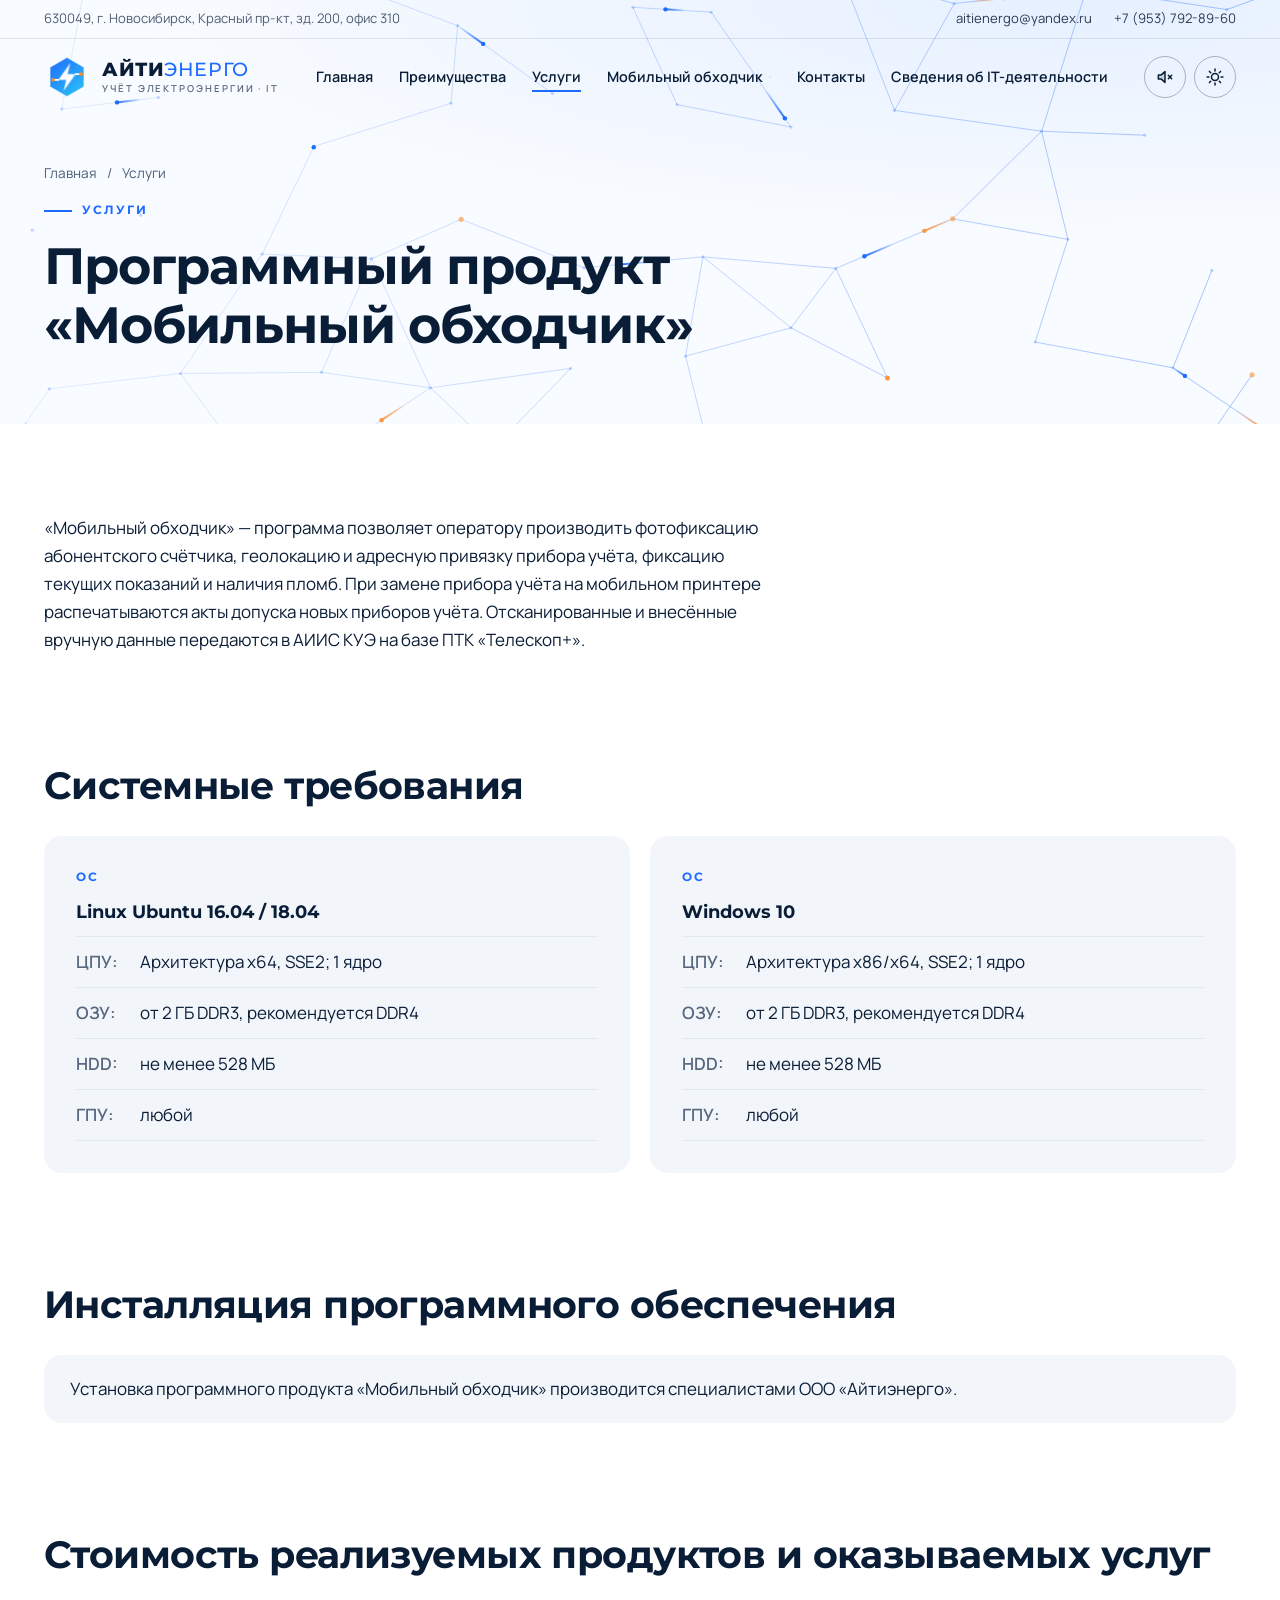
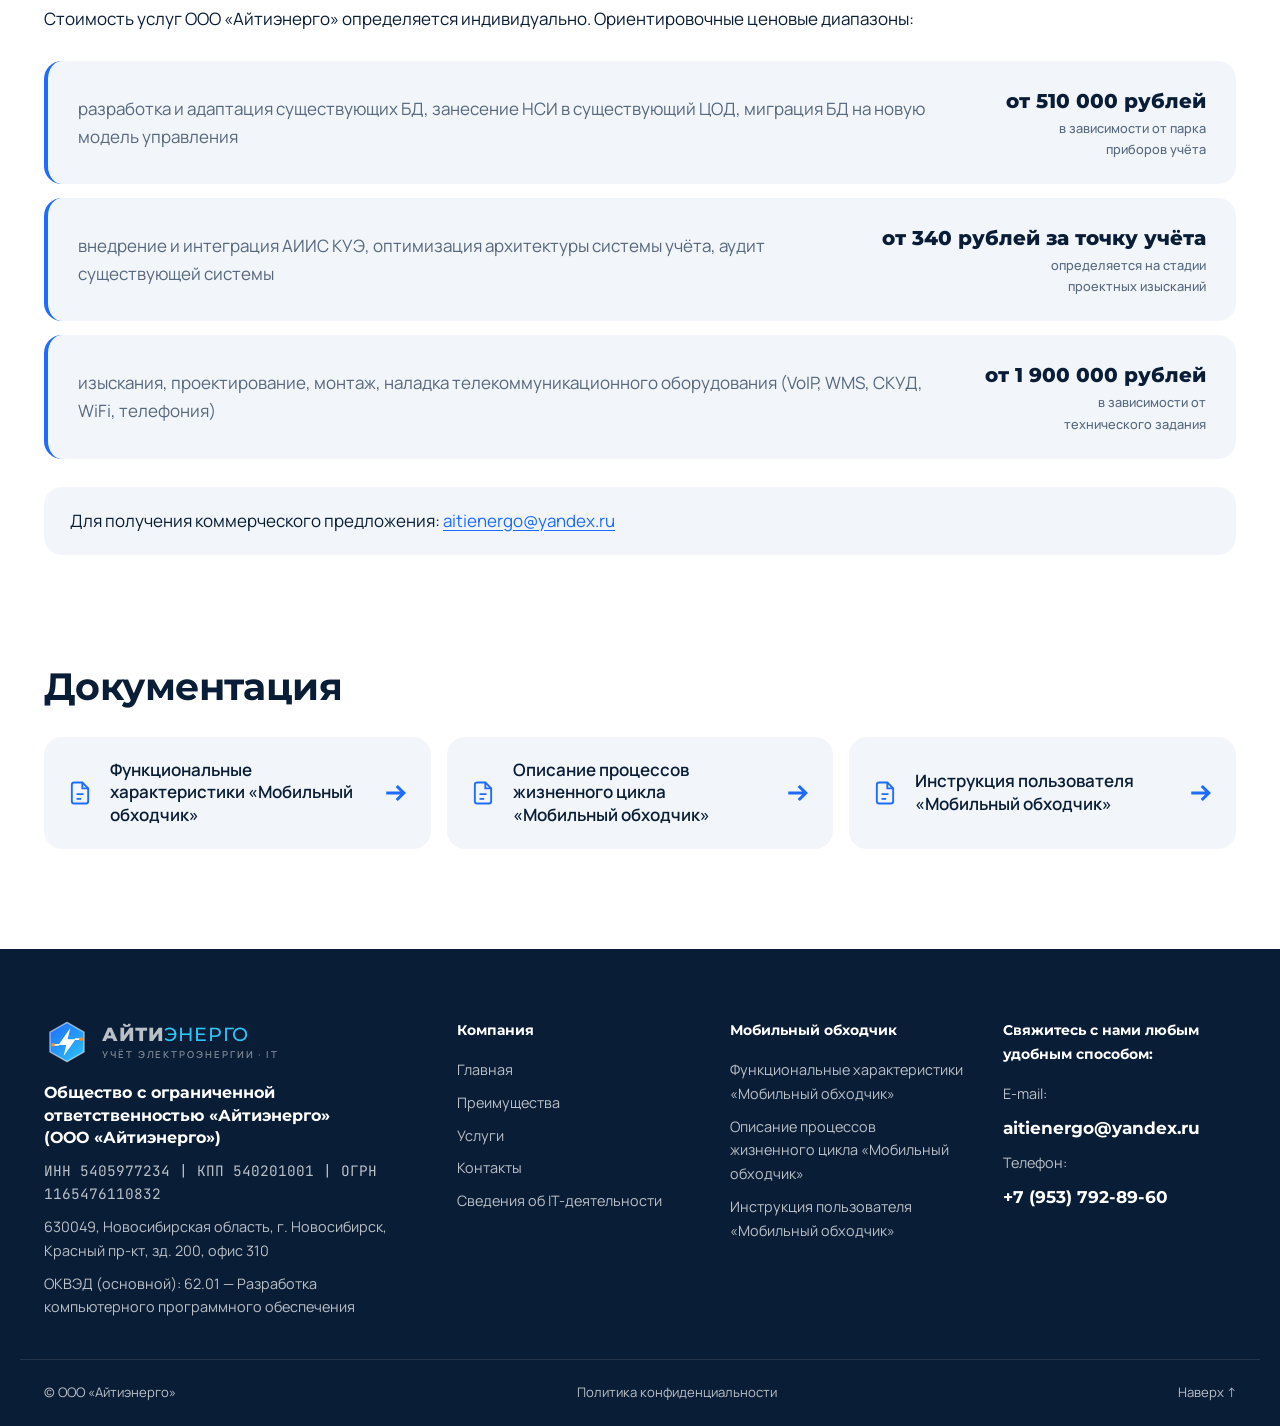
<file: services.html>
<!doctype html>
<!-- Разработчик сайта: kapa -->
<html lang="ru">
<head>
<meta charset="utf-8">
<meta name="author" content="kapa">
<meta name="viewport" content="width=device-width, initial-scale=1, viewport-fit=cover">
<script>try{var t=localStorage.getItem('ai-theme');if(t)document.documentElement.setAttribute('data-theme',t)}catch(e){}</script>
<link rel="icon" href="assets/emblem.svg" type="image/svg+xml">
<title>Услуги — Айтиэнерго</title>
<meta name="description" content="Программный продукт «Мобильный обходчик», системные требования, установка, стоимость услуг ООО «Айтиэнерго».">
<meta property="og:title" content="Услуги — Айтиэнерго">
<link rel="stylesheet" href="assets/fonts/fonts.css">
<link rel="stylesheet" href="assets/style.css">
<link rel="canonical" href="https://aasolo.github.io/aitienergo-site/services.html">
<meta property="og:type" content="website">
<meta property="og:site_name" content="Айтиэнерго">
<meta property="og:locale" content="ru_RU">
<meta property="og:url" content="https://aasolo.github.io/aitienergo-site/services.html">
<meta property="og:description" content="Программный продукт «Мобильный обходчик», системные требования, установка, стоимость услуг ООО «Айтиэнерго».">
<meta property="og:image" content="https://aasolo.github.io/aitienergo-site/assets/og-image.jpg?v=2">
<meta property="og:image:type" content="image/jpeg">
<meta property="og:image:width" content="1200">
<meta property="og:image:height" content="630">
<meta property="og:image:alt" content="Айтиэнерго — учёт электроэнергии под ключ">
<meta name="twitter:card" content="summary_large_image">
<meta name="twitter:title" content="Услуги — Айтиэнерго">
<meta name="twitter:description" content="Программный продукт «Мобильный обходчик», системные требования, установка, стоимость услуг ООО «Айтиэнерго».">
<meta name="twitter:image" content="https://aasolo.github.io/aitienergo-site/assets/og-image.jpg?v=2">
</head>
<body>
<header class="site-header">
  <div class="topbar"><div class="wrap">
    <span class="tb-addr">630049, г. Новосибирск, Красный пр-кт, зд. 200, офис 310</span>
    <span class="tb-links"><a href="mailto:aitienergo@yandex.ru">aitienergo@yandex.ru</a><a href="tel:+79537928960">+7 (953) 792-89-60</a></span>
  </div></div>
  <div class="wrap bar">
    <a class="logo" href="index.html" data-page="home" aria-label="Айтиэнерго, на главную">
      <svg class="logo-mark" viewBox="0 0 48 48" aria-hidden="true">
  <defs><linearGradient id="g5" x1="6" y1="4" x2="42" y2="44" gradientUnits="userSpaceOnUse"><stop offset="0" stop-color="#1d6bff"/><stop offset="1" stop-color="#2ec5f5"/></linearGradient></defs>
  <path d="M24 3.5 41.8 13.75v20.5L24 44.5 6.2 34.25v-20.5Z" fill="url(#g5)"/>
  <path class="hex" d="M24 3.5 41.8 13.75v20.5L24 44.5 6.2 34.25v-20.5Z" fill="none" stroke="#ffffff" stroke-opacity=".55" stroke-width="1.4" stroke-linejoin="round" pathLength="140"/>
  <path d="M33 21h4.2M15 27h-4.2" stroke="#ffffff" stroke-width="1.8" stroke-linecap="round"/>
  <circle class="node" cx="38.6" cy="21" r="1.9" fill="#ff8a1f"/>
  <circle class="node n2" cx="9.4" cy="27" r="1.9" fill="#ff8a1f"/>
  <path class="bolt" d="M27.5 9.5 15 27h8.2l-2.7 11.5L33 21h-8.4l2.9-11.5Z" fill="#ffffff"/>
</svg><span class="logo-word"><b>АЙТИ<span>ЭНЕРГО</span></b><small>учёт электроэнергии · IT</small></span>
    </a>
    <div class="controls">
      <button class="ctl ctl-sound" type="button" aria-pressed="false" aria-label="Включить звук" title="Звук"><svg viewBox="0 0 24 24" fill="none" stroke="currentColor" stroke-width="1.8" stroke-linecap="round" stroke-linejoin="round"><path d="M4 9.5h3.5L12 5.5v13l-4.5-4H4z" fill="currentColor" fill-opacity=".15"/><path class="wave" d="M15.5 9.2a4 4 0 0 1 0 5.6"/><path class="wave w2" d="M18.3 6.6a7.6 7.6 0 0 1 0 10.8"/><path class="x" d="m16 10 4 4m0-4-4 4"/></svg></button>
      <button class="ctl ctl-theme" type="button" aria-label="Переключить тему" title="Светлая / тёмная тема"><svg class="sun" viewBox="0 0 24 24" fill="none" stroke="currentColor" stroke-width="1.8" stroke-linecap="round"><circle cx="12" cy="12" r="4.2"/><path d="M12 2.5v2.2M12 19.3v2.2M2.5 12h2.2M19.3 12h2.2M5.3 5.3l1.6 1.6M17.1 17.1l1.6 1.6M5.3 18.7l1.6-1.6M17.1 6.9l1.6-1.6"/></svg><svg class="moon" viewBox="0 0 24 24" fill="none" stroke="currentColor" stroke-width="1.8" stroke-linejoin="round"><path d="M20 14.5A8.5 8.5 0 0 1 9.5 4a8.5 8.5 0 1 0 10.5 10.5Z"/></svg></button>
    </div>
    <button class="burger" type="button" aria-label="Меню" aria-expanded="false"><svg viewBox="0 0 24 24" fill="none" stroke="currentColor" stroke-width="2"><path d="M4 7h16M4 12h16M4 17h16"/></svg></button>
    <nav class="nav" aria-label="Основное меню"><a href="index.html" data-page="home">Главная</a><a href="advantages.html" data-page="advantages">Преимущества</a><a href="services.html" data-page="services" aria-current="page">Услуги</a><div class="has-sub"><button type="button" aria-expanded="false">Мобильный обходчик<svg viewBox="0 0 12 12" fill="none" stroke="currentColor" stroke-width="1.8"><path d="m2.5 4.5 3.5 3.5 3.5-3.5"/></svg></button><div class="sub"><a href="mobile-functions.html" data-page="functions">Функциональные характеристики «Мобильный обходчик»</a><a href="mobile-lifecycle.html" data-page="lifecycle">Описание процессов жизненного цикла «Мобильный обходчик»</a><a href="mobile-manual.html" data-page="manual">Инструкция пользователя «Мобильный обходчик»</a></div></div><a href="contacts.html" data-page="contacts">Контакты</a><a href="511.html" data-page="itinfo">Сведения об IT-деятельности</a></nav>
  </div>
</header>
<header class="page-head"><canvas class="grid-canvas" aria-hidden="true"></canvas><div class="wrap page-head-inner"><nav class="crumbs anim-in" style="--d:0" aria-label="Навигационная цепочка"><a href="index.html">Главная</a><span>/</span><span>Услуги</span></nav><span class="eyebrow light anim-in" style="--d:1">Услуги</span><h1 class="anim-in" style="--d:2">Программный продукт «Мобильный обходчик»</h1></div></header><main class="wrap">

<section><div class="prose"><!-- ВОССТАНОВЛЕНО: абзац сверить с оригиналом -->
<p>«Мобильный обходчик» — программа позволяет оператору производить фотофиксацию абонентского счётчика, геолокацию и адресную привязку прибора учёта, фиксацию текущих показаний и наличия пломб. При замене прибора учёта на мобильном принтере распечатываются акты допуска новых приборов учёта. Отсканированные и внесённые вручную данные передаются в АИИС КУЭ на базе ПТК «Телескоп+».</p></div></section>
<section><h2>Системные требования</h2><div class="grid-2">
  <div class="card"><span class="tag">ОС</span><h3>Linux Ubuntu 16.04 / 18.04</h3>
    <dl class="spec"><dt>ЦПУ:</dt><dd>Архитектура x64, SSE2; 1 ядро</dd><dt>ОЗУ:</dt><dd>от 2 ГБ DDR3, рекомендуется DDR4</dd><dt>HDD:</dt><dd>не менее 528 МБ</dd><dt>ГПУ:</dt><dd>любой</dd></dl></div>
  <div class="card"><span class="tag">ОС</span><h3>Windows 10</h3>
    <dl class="spec"><dt>ЦПУ:</dt><dd>Архитектура x86/x64, SSE2; 1 ядро</dd><dt>ОЗУ:</dt><dd>от 2 ГБ DDR3, рекомендуется DDR4</dd><dt>HDD:</dt><dd>не менее 528 МБ</dd><dt>ГПУ:</dt><dd>любой</dd></dl></div>
</div></section>
<section><h2>Инсталляция программного обеспечения</h2><p class="note">Установка программного продукта «Мобильный обходчик» производится специалистами ООО «Айтиэнерго».</p></section>
<section><h2>Стоимость реализуемых продуктов и оказываемых услуг</h2><p>Стоимость услуг ООО «Айтиэнерго» определяется индивидуально. Ориентировочные ценовые диапазоны:</p><div class="prices">
  <div class="price"><p>разработка и адаптация существующих БД, занесение НСИ в существующий ЦОД, миграция БД на новую модель управления</p><div class="sum">от 510 000 рублей<small>в зависимости от парка приборов учёта</small></div></div>
  <div class="price"><p>внедрение и интеграция АИИС КУЭ, оптимизация архитектуры системы учёта, аудит существующей системы</p><div class="sum">от 340 рублей за точку учёта<small>определяется на стадии проектных изысканий</small></div></div>
  <div class="price"><p>изыскания, проектирование, монтаж, наладка телекоммуникационного оборудования (VoIP, WMS, СКУД, WiFi, телефония)</p><div class="sum">от 1 900 000 рублей<small>в зависимости от технического задания</small></div></div>
</div>
<p class="note">Для получения коммерческого предложения: <a href="mailto:aitienergo@yandex.ru">aitienergo@yandex.ru</a></p></section>
<section><h2>Документация</h2><div class="docs">
  <a class="doc" href="mobile-functions.html"><svg viewBox="0 0 24 24" fill="none" stroke="currentColor" stroke-width="1.6"><path d="M14 3H7a2 2 0 0 0-2 2v14a2 2 0 0 0 2 2h10a2 2 0 0 0 2-2V8l-5-5Z"/><path d="M14 3v5h5M9 13h6M9 17h4"/></svg><span>Функциональные характеристики «Мобильный обходчик»</span><svg viewBox="0 0 16 16" fill="none" stroke="currentColor" stroke-width="1.8"><path d="M3 8h10M9 4l4 4-4 4"/></svg></a>
  <a class="doc" href="mobile-lifecycle.html"><svg viewBox="0 0 24 24" fill="none" stroke="currentColor" stroke-width="1.6"><path d="M14 3H7a2 2 0 0 0-2 2v14a2 2 0 0 0 2 2h10a2 2 0 0 0 2-2V8l-5-5Z"/><path d="M14 3v5h5M9 13h6M9 17h4"/></svg><span>Описание процессов жизненного цикла «Мобильный обходчик»</span><svg viewBox="0 0 16 16" fill="none" stroke="currentColor" stroke-width="1.8"><path d="M3 8h10M9 4l4 4-4 4"/></svg></a>
  <a class="doc" href="mobile-manual.html"><svg viewBox="0 0 24 24" fill="none" stroke="currentColor" stroke-width="1.6"><path d="M14 3H7a2 2 0 0 0-2 2v14a2 2 0 0 0 2 2h10a2 2 0 0 0 2-2V8l-5-5Z"/><path d="M14 3v5h5M9 13h6M9 17h4"/></svg><span>Инструкция пользователя «Мобильный обходчик»</span><svg viewBox="0 0 16 16" fill="none" stroke="currentColor" stroke-width="1.8"><path d="M3 8h10M9 4l4 4-4 4"/></svg></a>
</div></section>
</main>
<footer class="site-footer">
  <div class="wrap footer-grid">
    <div class="col col-company">
      <a class="logo logo-footer" href="index.html"><svg class="logo-mark" viewBox="0 0 48 48" aria-hidden="true">
  <defs><linearGradient id="g6" x1="6" y1="4" x2="42" y2="44" gradientUnits="userSpaceOnUse"><stop offset="0" stop-color="#1d6bff"/><stop offset="1" stop-color="#2ec5f5"/></linearGradient></defs>
  <path d="M24 3.5 41.8 13.75v20.5L24 44.5 6.2 34.25v-20.5Z" fill="url(#g6)"/>
  <path class="hex" d="M24 3.5 41.8 13.75v20.5L24 44.5 6.2 34.25v-20.5Z" fill="none" stroke="#ffffff" stroke-opacity=".55" stroke-width="1.4" stroke-linejoin="round" pathLength="140"/>
  <path d="M33 21h4.2M15 27h-4.2" stroke="#ffffff" stroke-width="1.8" stroke-linecap="round"/>
  <circle class="node" cx="38.6" cy="21" r="1.9" fill="#ff8a1f"/>
  <circle class="node n2" cx="9.4" cy="27" r="1.9" fill="#ff8a1f"/>
  <path class="bolt" d="M27.5 9.5 15 27h8.2l-2.7 11.5L33 21h-8.4l2.9-11.5Z" fill="#ffffff"/>
</svg><span class="logo-word"><b>АЙТИ<span>ЭНЕРГО</span></b><small>учёт электроэнергии · IT</small></span></a>
      <strong>Общество с ограниченной ответственностью «Айтиэнерго»<br>(ООО «Айтиэнерго»)</strong>
      <span class="mono">ИНН 5405977234 | КПП 540201001 | ОГРН 1165476110832</span>
      <span>630049, Новосибирская область, г. Новосибирск, Красный пр-кт, зд. 200, офис 310</span>
      <span>ОКВЭД (основной): 62.01 — Разработка компьютерного программного обеспечения</span>
    </div>
    <div class="col"><span class="col-title">Компания</span><a href="index.html">Главная</a><a href="advantages.html">Преимущества</a><a href="services.html">Услуги</a><a href="contacts.html">Контакты</a><a href="511.html">Сведения об IT-деятельности</a></div>
    <div class="col"><span class="col-title">Мобильный обходчик</span><a href="mobile-functions.html">Функциональные характеристики «Мобильный обходчик»</a><a href="mobile-lifecycle.html">Описание процессов жизненного цикла «Мобильный обходчик»</a><a href="mobile-manual.html">Инструкция пользователя «Мобильный обходчик»</a></div>
    <div class="col"><span class="col-title">Свяжитесь с нами любым удобным способом:</span>
      <span>E-mail:</span><a class="big" href="mailto:aitienergo@yandex.ru">aitienergo@yandex.ru</a>
      <span>Телефон:</span><a class="big" href="tel:+79537928960">+7 (953) 792-89-60</a>
    </div>
  </div>
  <div class="wrap footer-bottom"><span class="copy">© ООО «Айтиэнерго»</span><a href="privacy.html" class="fb-link">Политика конфиденциальности</a><a href="#top" class="to-top">Наверх ↑</a></div>
</footer>
<script src="assets/main.js"></script>
</body>
</html>
</file>
<file: assets/fonts/fonts.css>
@font-face {
  font-family: 'JetBrains Mono';
  font-style: normal;
  font-weight: 400;
  font-display: swap;
  src: url(JetBrainsMono-b1b0412a.woff2) format('woff2');
  unicode-range: U+0301, U+0400-045F, U+0490-0491, U+04B0-04B1, U+2116;
}
@font-face {
  font-family: 'JetBrains Mono';
  font-style: normal;
  font-weight: 400;
  font-display: swap;
  src: url(JetBrainsMono-480c0625.woff2) format('woff2');
  unicode-range: U+0000-00FF, U+0131, U+0152-0153, U+02BB-02BC, U+02C6, U+02DA, U+02DC, U+0304, U+0308, U+0329, U+2000-206F, U+20AC, U+2122, U+2191, U+2193, U+2212, U+2215, U+FEFF, U+FFFD;
}
@font-face {
  font-family: 'JetBrains Mono';
  font-style: normal;
  font-weight: 500;
  font-display: swap;
  src: url(JetBrainsMono-b1b0412a.woff2) format('woff2');
  unicode-range: U+0301, U+0400-045F, U+0490-0491, U+04B0-04B1, U+2116;
}
@font-face {
  font-family: 'JetBrains Mono';
  font-style: normal;
  font-weight: 500;
  font-display: swap;
  src: url(JetBrainsMono-480c0625.woff2) format('woff2');
  unicode-range: U+0000-00FF, U+0131, U+0152-0153, U+02BB-02BC, U+02C6, U+02DA, U+02DC, U+0304, U+0308, U+0329, U+2000-206F, U+20AC, U+2122, U+2191, U+2193, U+2212, U+2215, U+FEFF, U+FFFD;
}
@font-face {
  font-family: 'Manrope';
  font-style: normal;
  font-weight: 400;
  font-display: swap;
  src: url(Manrope-ffb0f3eb.woff2) format('woff2');
  unicode-range: U+0301, U+0400-045F, U+0490-0491, U+04B0-04B1, U+2116;
}
@font-face {
  font-family: 'Manrope';
  font-style: normal;
  font-weight: 400;
  font-display: swap;
  src: url(Manrope-cf48e3e1.woff2) format('woff2');
  unicode-range: U+0000-00FF, U+0131, U+0152-0153, U+02BB-02BC, U+02C6, U+02DA, U+02DC, U+0304, U+0308, U+0329, U+2000-206F, U+20AC, U+2122, U+2191, U+2193, U+2212, U+2215, U+FEFF, U+FFFD;
}
@font-face {
  font-family: 'Manrope';
  font-style: normal;
  font-weight: 500;
  font-display: swap;
  src: url(Manrope-ffb0f3eb.woff2) format('woff2');
  unicode-range: U+0301, U+0400-045F, U+0490-0491, U+04B0-04B1, U+2116;
}
@font-face {
  font-family: 'Manrope';
  font-style: normal;
  font-weight: 500;
  font-display: swap;
  src: url(Manrope-cf48e3e1.woff2) format('woff2');
  unicode-range: U+0000-00FF, U+0131, U+0152-0153, U+02BB-02BC, U+02C6, U+02DA, U+02DC, U+0304, U+0308, U+0329, U+2000-206F, U+20AC, U+2122, U+2191, U+2193, U+2212, U+2215, U+FEFF, U+FFFD;
}
@font-face {
  font-family: 'Manrope';
  font-style: normal;
  font-weight: 600;
  font-display: swap;
  src: url(Manrope-ffb0f3eb.woff2) format('woff2');
  unicode-range: U+0301, U+0400-045F, U+0490-0491, U+04B0-04B1, U+2116;
}
@font-face {
  font-family: 'Manrope';
  font-style: normal;
  font-weight: 600;
  font-display: swap;
  src: url(Manrope-cf48e3e1.woff2) format('woff2');
  unicode-range: U+0000-00FF, U+0131, U+0152-0153, U+02BB-02BC, U+02C6, U+02DA, U+02DC, U+0304, U+0308, U+0329, U+2000-206F, U+20AC, U+2122, U+2191, U+2193, U+2212, U+2215, U+FEFF, U+FFFD;
}
@font-face {
  font-family: 'Manrope';
  font-style: normal;
  font-weight: 700;
  font-display: swap;
  src: url(Manrope-ffb0f3eb.woff2) format('woff2');
  unicode-range: U+0301, U+0400-045F, U+0490-0491, U+04B0-04B1, U+2116;
}
@font-face {
  font-family: 'Manrope';
  font-style: normal;
  font-weight: 700;
  font-display: swap;
  src: url(Manrope-cf48e3e1.woff2) format('woff2');
  unicode-range: U+0000-00FF, U+0131, U+0152-0153, U+02BB-02BC, U+02C6, U+02DA, U+02DC, U+0304, U+0308, U+0329, U+2000-206F, U+20AC, U+2122, U+2191, U+2193, U+2212, U+2215, U+FEFF, U+FFFD;
}
@font-face {
  font-family: 'Montserrat';
  font-style: normal;
  font-weight: 500;
  font-display: swap;
  src: url(Montserrat-79ee104c.woff2) format('woff2');
  unicode-range: U+0301, U+0400-045F, U+0490-0491, U+04B0-04B1, U+2116;
}
@font-face {
  font-family: 'Montserrat';
  font-style: normal;
  font-weight: 500;
  font-display: swap;
  src: url(Montserrat-e56e84e5.woff2) format('woff2');
  unicode-range: U+0000-00FF, U+0131, U+0152-0153, U+02BB-02BC, U+02C6, U+02DA, U+02DC, U+0304, U+0308, U+0329, U+2000-206F, U+20AC, U+2122, U+2191, U+2193, U+2212, U+2215, U+FEFF, U+FFFD;
}
@font-face {
  font-family: 'Montserrat';
  font-style: normal;
  font-weight: 600;
  font-display: swap;
  src: url(Montserrat-79ee104c.woff2) format('woff2');
  unicode-range: U+0301, U+0400-045F, U+0490-0491, U+04B0-04B1, U+2116;
}
@font-face {
  font-family: 'Montserrat';
  font-style: normal;
  font-weight: 600;
  font-display: swap;
  src: url(Montserrat-e56e84e5.woff2) format('woff2');
  unicode-range: U+0000-00FF, U+0131, U+0152-0153, U+02BB-02BC, U+02C6, U+02DA, U+02DC, U+0304, U+0308, U+0329, U+2000-206F, U+20AC, U+2122, U+2191, U+2193, U+2212, U+2215, U+FEFF, U+FFFD;
}
@font-face {
  font-family: 'Montserrat';
  font-style: normal;
  font-weight: 700;
  font-display: swap;
  src: url(Montserrat-79ee104c.woff2) format('woff2');
  unicode-range: U+0301, U+0400-045F, U+0490-0491, U+04B0-04B1, U+2116;
}
@font-face {
  font-family: 'Montserrat';
  font-style: normal;
  font-weight: 700;
  font-display: swap;
  src: url(Montserrat-e56e84e5.woff2) format('woff2');
  unicode-range: U+0000-00FF, U+0131, U+0152-0153, U+02BB-02BC, U+02C6, U+02DA, U+02DC, U+0304, U+0308, U+0329, U+2000-206F, U+20AC, U+2122, U+2191, U+2193, U+2212, U+2215, U+FEFF, U+FFFD;
}
@font-face {
  font-family: 'Montserrat';
  font-style: normal;
  font-weight: 800;
  font-display: swap;
  src: url(Montserrat-79ee104c.woff2) format('woff2');
  unicode-range: U+0301, U+0400-045F, U+0490-0491, U+04B0-04B1, U+2116;
}
@font-face {
  font-family: 'Montserrat';
  font-style: normal;
  font-weight: 800;
  font-display: swap;
  src: url(Montserrat-e56e84e5.woff2) format('woff2');
  unicode-range: U+0000-00FF, U+0131, U+0152-0153, U+02BB-02BC, U+02C6, U+02DA, U+02DC, U+0304, U+0308, U+0329, U+2000-206F, U+20AC, U+2122, U+2191, U+2193, U+2212, U+2215, U+FEFF, U+FFFD;
}
</file>
<file: assets/style.css>
/* Layout: corporate engineering site. Full-bleed hero with a live power-grid canvas, content sections with
   large counters, competence cards, marquee, navy CTA and multi-column footer. Light and dark themes:
   system by default, header toggle sets data-theme on <html>. Navy accent blocks stay navy in both. */
:root {
  --navy: #0a1d36;
  --navy-2: #0f2a4d;
  --blue: #1d6bff;
  --cyan: #2ec5f5;
  --spark: #ff8a1f;
  --on-dark: #ffffff;
  --on-dark-muted: rgba(255, 255, 255, .72);
  --bg: #ffffff; --soft: #f2f6fb; --surface: #ffffff; --ink: #0a1d36; --muted: #56677e; --line: #e1e8f1;
  --header-bg: rgba(255, 255, 255, .92); --shadow: rgba(10, 29, 54, .35);
  --hero-bg1: #e6f0ff; --hero-bg2: #f8fbff; --hero-fg: #0a1d36; --hero-muted: #4a5d78; --hero-accent: #1d6bff;
  --hero-line: rgba(10, 29, 54, .1); --hero-line-strong: rgba(10, 29, 54, .3); --hero-glow: rgba(46, 197, 245, .3);
  --hero-h1: linear-gradient(100deg, #0a1d36 30%, #1d6bff 50%, #0a1d36 70%);
  --num-grad: linear-gradient(120deg, #0a1d36, #1d6bff); --stroke: #b8c6d8;
  --grid-rgb: 29, 107, 255; --grid-alpha: .55;
  --font-display: "Montserrat", "Segoe UI", system-ui, sans-serif;
  --font-body: "Manrope", "Segoe UI", system-ui, -apple-system, sans-serif;
  --font-mono: "JetBrains Mono", ui-monospace, Consolas, monospace;
  --radius: 18px;
  --wrap: 1240px;
  --ease: cubic-bezier(.22, .8, .24, 1);
  color-scheme: light;
}
@media (prefers-color-scheme: dark) { :root:not([data-theme="light"]) {
  --bg: #060f1d; --soft: #0d1b30; --surface: #12233d; --ink: #e8f0fa; --muted: #9db0c8; --line: #1c2e48;
  --header-bg: rgba(6, 15, 29, .88); --shadow: rgba(0, 0, 0, .65);
  --hero-bg1: #123360; --hero-bg2: #081a31; --hero-fg: #ffffff; --hero-muted: rgba(255, 255, 255, .72); --hero-accent: #2ec5f5;
  --hero-line: rgba(255, 255, 255, .12); --hero-line-strong: rgba(255, 255, 255, .45); --hero-glow: rgba(46, 197, 245, .28);
  --hero-h1: linear-gradient(100deg, #ffffff 30%, #9fe3ff 50%, #ffffff 70%);
  --num-grad: linear-gradient(120deg, #ffffff, #2ec5f5); --stroke: #2b4264;
  --grid-rgb: 46, 197, 245; --grid-alpha: 1; color-scheme: dark;
} }
:root[data-theme="dark"] {
  --bg: #060f1d; --soft: #0d1b30; --surface: #12233d; --ink: #e8f0fa; --muted: #9db0c8; --line: #1c2e48;
  --header-bg: rgba(6, 15, 29, .88); --shadow: rgba(0, 0, 0, .65);
  --hero-bg1: #123360; --hero-bg2: #081a31; --hero-fg: #ffffff; --hero-muted: rgba(255, 255, 255, .72); --hero-accent: #2ec5f5;
  --hero-line: rgba(255, 255, 255, .12); --hero-line-strong: rgba(255, 255, 255, .45); --hero-glow: rgba(46, 197, 245, .28);
  --hero-h1: linear-gradient(100deg, #ffffff 30%, #9fe3ff 50%, #ffffff 70%);
  --num-grad: linear-gradient(120deg, #ffffff, #2ec5f5); --stroke: #2b4264;
  --grid-rgb: 46, 197, 245; --grid-alpha: 1; color-scheme: dark;
}
body { transition: background-color .5s var(--ease), color .5s var(--ease); }

* { box-sizing: border-box; }
html { scroll-behavior: smooth; }
body { margin: 0; background: var(--bg); color: var(--ink); font-family: var(--font-body); font-size: 17px; line-height: 1.65; overflow-x: clip; -webkit-font-smoothing: antialiased; }
img { max-width: 100%; height: auto; }
a { color: var(--blue); text-underline-offset: 3px; }
a:focus-visible, button:focus-visible { outline: 3px solid var(--spark); outline-offset: 3px; border-radius: 6px; }
h1, h2, h3 { font-family: var(--font-display); line-height: 1.15; text-wrap: balance; margin: 0; font-weight: 700; }
h1 { font-size: clamp(2.1rem, 1.2rem + 3.6vw, 4.3rem); letter-spacing: -.02em; }
h2 { font-size: clamp(1.55rem, 1.1rem + 1.6vw, 2.5rem); letter-spacing: -.015em; }
h3 { font-size: 1.15rem; font-weight: 700; }
p { margin: 0; }
.wrap { max-width: var(--wrap); margin-inline: auto; padding-inline: 24px; }
.mono { font-family: var(--font-mono); font-variant-numeric: tabular-nums; }
.eyebrow { display: inline-flex; align-items: center; gap: 10px; font-family: var(--font-display); font-size: .78rem; font-weight: 700; letter-spacing: .16em; text-transform: uppercase; color: var(--blue); }
.eyebrow::before { content: ""; width: 28px; height: 2px; background: currentColor; }
.eyebrow.light { color: var(--hero-accent); }
.prose { max-width: 72ch; display: grid; gap: 14px; }
.prose ul, .prose ol { margin: 0; padding-left: 1.3em; display: grid; gap: 6px; }

/* ===== Header ===== */
.site-header { position: fixed; top: 0; left: 0; right: 0; z-index: 50; padding-top: env(safe-area-inset-top, 0px); color: var(--on-dark); transition: background .35s var(--ease), box-shadow .35s, color .35s; color: var(--hero-fg); }
.topbar { font-size: .82rem; border-bottom: 1px solid var(--hero-line); transition: margin .35s var(--ease), opacity .3s; }
.topbar .wrap { display: flex; justify-content: space-between; gap: 16px; padding-block: 8px; }
.topbar a { color: inherit; text-decoration: none; opacity: .85; }
.topbar a:hover { opacity: 1; }
.tb-addr { opacity: .7; }
.tb-links { display: flex; gap: 22px; }
.bar { display: flex; align-items: center; justify-content: space-between; gap: 16px; min-height: 76px; transition: min-height .35s var(--ease); }
.site-header.scrolled { background: var(--header-bg); backdrop-filter: blur(14px); color: var(--ink); box-shadow: 0 10px 30px -18px var(--shadow); }
.site-header.scrolled .topbar { margin-top: -38px; opacity: 0; pointer-events: none; }
.site-header.scrolled .bar { min-height: 64px; }

.logo { display: inline-flex; align-items: center; gap: 12px; text-decoration: none; color: inherit; }
.logo-mark { width: 46px; height: 46px; flex: none; transition: width .35s var(--ease), height .35s var(--ease); }
.site-header.scrolled .logo-mark { width: 40px; height: 40px; }
.logo-mark .hex { stroke-dasharray: 140; stroke-dashoffset: 140; animation: draw 1.4s var(--ease) .2s forwards; }
.logo-mark .bolt { transform-origin: 24px 24px; animation: boltIn .6s var(--ease) 1s both; }
.logo-mark .node { animation: blinkNode 2.4s ease-in-out infinite; }
.logo-mark .node.n2 { animation-delay: 1.2s; }
.logo:hover .bolt { animation: flicker .5s steps(2) 2; }
@keyframes draw { to { stroke-dashoffset: 0; } }
@keyframes boltIn { from { opacity: 0; transform: scale(.4) rotate(-20deg); } }
@keyframes blinkNode { 50% { opacity: .35; } }
@keyframes flicker { 50% { opacity: .3; } }
.logo-word { display: grid; line-height: 1; }
.logo-word b { font-family: var(--font-display); font-weight: 800; font-size: 1.2rem; letter-spacing: .03em; }
.logo-word b span { font-weight: 500; color: var(--hero-accent); }
.site-header.scrolled .logo-word b span, .logo-word.on-light b span { color: var(--blue); }
.logo-word small { white-space: nowrap; font-size: .6rem; font-weight: 600; letter-spacing: .2em; text-transform: uppercase; opacity: .65; margin-top: 5px; }
.site-footer .logo-word b span { color: var(--cyan); }

/* Header controls: theme + sound */
.controls { display: flex; align-items: center; gap: 8px; margin-left: 8px; }
.ctl { position: relative; width: 42px; height: 42px; border-radius: 50%; border: 1px solid var(--hero-line-strong); background: transparent; color: inherit; cursor: pointer; display: grid; place-items: center; transition: background .3s, border-color .3s, transform .3s var(--ease); }
.site-header.scrolled .ctl { border-color: var(--line); }
.ctl:hover { transform: rotate(-8deg) scale(1.06); }
.ctl svg { width: 20px; height: 20px; }
.ctl .sun, .ctl .moon { transition: transform .5s var(--ease), opacity .3s; position: absolute; }
.ctl .moon { transform: rotate(-90deg) scale(.4); opacity: 0; }
.is-dark .ctl .sun { transform: rotate(90deg) scale(.4); opacity: 0; }
.is-dark .ctl .moon { transform: none; opacity: 1; }
.ctl .wave { opacity: 0; transition: opacity .3s; }
.ctl[aria-pressed="true"] { background: linear-gradient(135deg, var(--blue), var(--cyan)); border-color: transparent; color: #fff; }
.ctl[aria-pressed="true"] .wave { opacity: 1; animation: wave 1.2s ease-in-out infinite; }
.ctl[aria-pressed="true"] .wave.w2 { animation-delay: .3s; }
.ctl[aria-pressed="true"] .x { opacity: 0; }
@keyframes wave { 50% { opacity: .3; } }
.ctl[aria-pressed="true"]::after { content: ""; position: absolute; inset: -4px; border-radius: 50%; border: 2px solid var(--cyan); animation: ring 1.6s ease-out infinite; }
@keyframes ring { from { transform: scale(.9); opacity: .8; } to { transform: scale(1.35); opacity: 0; } }
.sound-hint { position: fixed; right: 20px; bottom: calc(20px + env(safe-area-inset-bottom, 0px)); z-index: 70; background: var(--surface); color: var(--ink); border: 1px solid var(--line); border-radius: 14px; padding: 12px 16px; font-size: .88rem; box-shadow: 0 20px 40px -20px var(--shadow); transform: translateY(20px); opacity: 0; transition: .4s var(--ease); pointer-events: none; }
.sound-hint.show { transform: none; opacity: 1; }

.nav { display: flex; align-items: center; gap: 2px; margin-left: auto; order: 1; white-space: nowrap; }
.controls { order: 2; }
.burger { order: 3; }
.logo { margin-right: 12px; }
.nav a, .nav button { position: relative; font: 600 .9rem var(--font-body); color: inherit; text-decoration: none; background: none; border: 0; padding: 10px 12px; cursor: pointer; display: inline-flex; align-items: center; gap: 6px; }
.nav > a::after, .has-sub > button::after { content: ""; position: absolute; left: 12px; right: 12px; bottom: 4px; height: 2px; background: var(--hero-accent); transform: scaleX(0); transform-origin: left; transition: transform .35s var(--ease); }
.nav > a:hover::after, .nav > a[aria-current="page"]::after, .has-sub:hover > button::after, .has-sub.current > button::after { transform: scaleX(1); }
.site-header.scrolled .nav > a::after, .site-header.scrolled .has-sub > button::after { background: var(--blue); }
.has-sub { position: relative; }
.has-sub > button svg { width: 12px; height: 12px; transition: transform .3s; }
.has-sub.open > button svg { transform: rotate(180deg); }
.sub { position: absolute; top: calc(100% + 10px); left: -8px; min-width: 340px; background: var(--surface); color: var(--ink); border-radius: 16px; padding: 10px; border: 1px solid var(--line); box-shadow: 0 24px 60px -20px var(--shadow); display: grid; opacity: 0; visibility: hidden; transform: translateY(10px); transition: opacity .25s, transform .3s var(--ease), visibility .25s; }
.has-sub.open .sub { opacity: 1; visibility: visible; transform: none; }
@media (hover: hover) and (min-width: 1241px) { .has-sub:hover .sub { opacity: 1; visibility: visible; transform: none; } }
.sub a { padding: 11px 14px; line-height: 1.35; display: block; border-radius: 10px; color: var(--ink); transition: background .2s, padding .25s var(--ease); }
.sub a:hover, .sub a[aria-current="page"] { background: var(--soft); padding-left: 20px; color: var(--blue); }
.burger { display: none; background: none; border: 1px solid currentColor; border-radius: 12px; width: 46px; height: 46px; cursor: pointer; color: inherit; opacity: .9; }
.burger svg { width: 22px; height: 22px; }

@media (max-width: 1240px) {
  .controls { margin-left: auto; }
  .burger { display: grid; place-items: center; }
  .tb-addr { display: none; }
  .nav { position: absolute; left: 0; right: 0; top: 100%; background: var(--surface); color: var(--ink); flex-direction: column; align-items: stretch; padding: 12px 24px 22px; max-height: calc(100vh - 110px); overflow-y: auto; box-shadow: 0 30px 40px -30px var(--shadow); clip-path: inset(0 0 100% 0); transition: clip-path .45s var(--ease); }
  .nav.open { clip-path: inset(0 0 0 0); }
  .nav a, .nav button { width: 100%; justify-content: space-between; padding: 13px 4px; border-bottom: 1px solid var(--line); }
  .nav > a::after, .has-sub > button::after { display: none; }
  .nav > a[aria-current="page"], .has-sub.current > button { color: var(--blue); }
  .sub { position: static; min-width: 0; box-shadow: none; border-radius: 0; padding: 0 0 0 12px; display: none; opacity: 1; visibility: visible; transform: none; }
  .has-sub.open .sub { display: grid; }
}

/* ===== Entry animation ===== */
.anim-in { animation: rise .9s var(--ease) both; animation-delay: calc(var(--d, 0) * .12s + .1s); }
@keyframes rise { from { opacity: 0; transform: translateY(26px); } to { opacity: 1; transform: none; } }
.js .reveal-pending { opacity: 0; transform: translateY(34px); }
.reveal-on { opacity: 1; transform: none; transition: opacity .8s var(--ease), transform .8s var(--ease); transition-delay: var(--rd, 0s); }

/* ===== Hero ===== */
.hero, .page-head { display: block; position: relative; background: radial-gradient(120% 90% at 85% 0%, var(--hero-bg1) 0%, var(--hero-bg2) 62%); color: var(--hero-fg); transition: background .5s; overflow: hidden; isolation: isolate; }
.grid-canvas { position: absolute; inset: 0; width: 100%; height: 100%; z-index: -1; }
.hero-glow { position: absolute; z-index: -1; width: 60vw; height: 60vw; max-width: 820px; max-height: 820px; right: -12vw; top: -18vw; background: radial-gradient(circle, var(--hero-glow), transparent 62%); animation: breathe 7s ease-in-out infinite; }
@keyframes breathe { 50% { transform: scale(1.12); opacity: .7; } }
.hero-inner { width: 100%; padding-block: clamp(170px, 22vh, 230px) clamp(110px, 16vh, 170px); display: grid; gap: 26px; max-width: var(--wrap); }
.hero h1 { max-width: 17ch; }
.hero h1 { background: var(--hero-h1); background-size: 250% 100%; -webkit-background-clip: text; background-clip: text; color: transparent; animation: rise .9s var(--ease) both, shimmer 6s ease-in-out 1.2s infinite; animation-delay: .22s, 1.2s; }
@keyframes shimmer { 0%, 100% { background-position: 100% 0; } 50% { background-position: 0 0; } }
.hero-lead { font-size: clamp(1.05rem, .95rem + .5vw, 1.3rem); color: var(--hero-muted); max-width: 56ch; }
.actions { display: flex; flex-wrap: wrap; gap: 14px; padding-top: 8px; }
.btn { position: relative; display: inline-flex; align-items: center; gap: 12px; padding: 16px 28px; border-radius: 999px; font: 700 .95rem var(--font-body); text-decoration: none; border: 1.5px solid transparent; overflow: hidden; isolation: isolate; transition: transform .3s var(--ease), box-shadow .3s, color .3s; }
.btn svg { width: 16px; height: 16px; transition: transform .3s var(--ease); }
.btn:hover svg { transform: translateX(5px); }
.btn:hover { transform: translateY(-2px); }
.btn-primary { background: linear-gradient(120deg, var(--blue), var(--cyan)); color: #fff; box-shadow: 0 14px 34px -14px rgba(29, 107, 255, .8); }
.btn-primary::after { content: ""; position: absolute; inset: 0; z-index: -1; background: linear-gradient(120deg, transparent 30%, rgba(255, 255, 255, .45) 50%, transparent 70%); transform: translateX(-100%); transition: transform .7s var(--ease); }
.btn-primary:hover::after { transform: translateX(100%); }
.btn-outline-light { color: var(--hero-fg); border-color: var(--hero-line-strong); }
.btn-outline-light:hover { background: var(--hero-fg); color: var(--hero-bg2); }
.btn-ghost { color: var(--blue); border-color: var(--blue); }
.btn-ghost:hover { background: var(--blue); color: #fff; }
.scroll-cue { position: absolute; left: 50%; bottom: 28px; width: 26px; height: 42px; border: 2px solid var(--hero-line-strong); border-radius: 14px; transform: translateX(-50%); }
.scroll-cue span { position: absolute; left: 50%; top: 8px; width: 4px; height: 8px; margin-left: -2px; border-radius: 2px; background: var(--hero-fg); animation: cue 1.8s ease-in-out infinite; }
@keyframes cue { 0% { opacity: 0; transform: translateY(0); } 30% { opacity: 1; } 100% { opacity: 0; transform: translateY(14px); } }

.strip { background: var(--soft); color: var(--muted); font-size: .85rem; border-bottom: 1px solid var(--line); }
.strip .wrap { display: flex; flex-wrap: wrap; gap: 6px 18px; padding-block: 12px; }
.strip span + span::before { content: "|"; margin-right: 18px; opacity: .4; }

main { padding-block: 90px 100px; display: grid; gap: 110px; }
section { display: grid; gap: 28px; }
.sec-head { display: grid; gap: 12px; }

/* ===== Stats ===== */
.stats { grid-template-columns: repeat(3, minmax(0, 1fr)); gap: 0; border-top: 1px solid var(--line); border-bottom: 1px solid var(--line); }
.stat { display: grid; gap: 10px; padding: 34px 32px 34px 0; align-content: start; }
.stat + .stat { padding-left: 32px; border-left: 1px solid var(--line); }
.num { font-family: var(--font-display); font-weight: 800; font-size: clamp(2.6rem, 1.6rem + 3vw, 4.4rem); line-height: 1; letter-spacing: -.03em; font-variant-numeric: tabular-nums; background: var(--num-grad); -webkit-background-clip: text; background-clip: text; color: transparent; }
.num small { font-size: .45em; font-weight: 700; letter-spacing: 0; }
.lbl { color: var(--muted); max-width: 30ch; }

/* ===== About ===== */
.about { grid-template-columns: minmax(0, 1.3fr) minmax(0, 1fr); gap: 70px; align-items: center; }
.about-copy { display: grid; gap: 20px; }
.about-copy p { color: var(--muted); }
.about-copy strong { color: var(--ink); }
.link-more { display: inline-flex; align-items: center; gap: 10px; font-weight: 700; text-decoration: none; color: var(--blue); width: fit-content; }
.link-more svg { width: 16px; height: 16px; transition: transform .3s var(--ease); }
.link-more:hover svg { transform: translateX(6px); }
.cert { position: relative; background: linear-gradient(150deg, var(--navy-2), var(--navy)); color: #fff; border-radius: 26px; padding: 34px; display: grid; gap: 18px; overflow: hidden; box-shadow: 0 40px 80px -40px rgba(10, 29, 54, .7); transition: transform .5s var(--ease); }
.cert::before { content: ""; position: absolute; inset: -40%; background: conic-gradient(from 0deg, transparent 0 70%, rgba(46, 197, 245, .55) 80%, transparent 90%); animation: spin 6s linear infinite; z-index: 0; }
.cert::after { content: ""; position: absolute; inset: 2px; border-radius: 24px; background: linear-gradient(150deg, var(--navy-2), var(--navy)); z-index: 0; }
.cert > * { position: relative; z-index: 1; }
@keyframes spin { to { transform: rotate(1turn); } }
.cert-top { display: flex; justify-content: space-between; align-items: center; font-family: var(--font-display); font-size: .75rem; font-weight: 700; letter-spacing: .14em; text-transform: uppercase; color: var(--cyan); }
.pulse { width: 10px; height: 10px; border-radius: 50%; background: #3ee08f; box-shadow: 0 0 0 0 rgba(62, 224, 143, .6); animation: ping 2s infinite; }
@keyframes ping { 70% { box-shadow: 0 0 0 12px rgba(62, 224, 143, 0); } 100% { box-shadow: 0 0 0 0 rgba(62, 224, 143, 0); } }
.cert-num { font-family: var(--font-display); font-weight: 800; font-size: clamp(3rem, 2rem + 3vw, 4.6rem); letter-spacing: .02em; line-height: 1; }
.cert dl { margin: 0; display: grid; grid-template-columns: auto 1fr; gap: 8px 18px; font-size: .92rem; }
.cert dt { color: var(--on-dark-muted); }
.cert dd { margin: 0; font-weight: 600; }
.cert-link { display: inline-flex; gap: 10px; align-items: center; color: #fff; font-weight: 700; text-decoration: none; }
.cert-link svg { width: 16px; height: 16px; transition: transform .3s var(--ease); }
.cert-link:hover svg { transform: translateX(6px); }

/* ===== Competence cards ===== */
.comp-grid { display: grid; grid-template-columns: repeat(3, minmax(0, 1fr)); gap: 18px; }
.comp { position: relative; display: grid; gap: 12px; align-content: start; padding: 30px; border-radius: var(--radius); background: var(--soft); color: var(--ink); text-decoration: none; overflow: hidden; isolation: isolate; transition: transform .45s var(--ease), box-shadow .45s, color .35s; }
.comp::before { content: ""; position: absolute; inset: 0; z-index: -1; background: linear-gradient(140deg, var(--blue), var(--navy)); transform: translateY(101%); transition: transform .55s var(--ease); }
.comp:hover { transform: translateY(-6px); box-shadow: 0 30px 50px -30px rgba(10, 29, 54, .55); color: #fff; }
.comp:hover::before { transform: none; }
.comp p { color: var(--muted); transition: color .35s; }
.comp:hover p { color: var(--on-dark-muted); }
.comp-ic .ic { width: 54px; height: 54px; border-radius: 15px; display: grid; place-items: center; background: var(--surface); color: var(--blue); transition: transform .5s var(--ease); }
.comp:hover .comp-ic .ic { transform: rotate(-8deg) scale(1.08); }
.ic svg { width: 26px; height: 26px; }
.comp-main { grid-row: span 2; background: linear-gradient(150deg, var(--navy-2), var(--navy)); color: #fff; padding: 38px; align-content: end; min-height: 380px; }
.comp-main::before { background: linear-gradient(140deg, var(--blue), var(--cyan)); }
.comp-main h3 { font-size: 1.7rem; }
.comp-main p { color: var(--on-dark-muted); font-size: 1.05rem; }
.comp-main .ic { background: rgba(255, 255, 255, .1); color: var(--cyan); }
.comp-main:hover .ic { color: #fff; }
.comp-more { display: inline-flex; align-items: center; gap: 10px; font-weight: 700; padding-top: 8px; }
.comp-more svg { width: 16px; height: 16px; transition: transform .3s var(--ease); }
.comp-main:hover .comp-more svg { transform: translateX(6px); }
.comp-main::after { content: ""; position: absolute; right: -60px; top: -60px; width: 240px; height: 240px; border-radius: 50%; border: 2px dashed rgba(46, 197, 245, .35); animation: spin 30s linear infinite; z-index: -1; }

/* ===== Marquee ===== */
.marquee { margin-inline: calc(50% - 50vw); overflow: hidden; border-block: 1px solid var(--line); padding-block: 26px; }
.marquee-track { display: flex; gap: 56px; width: max-content; animation: marquee 32s linear infinite; }
.marquee span { font-family: var(--font-display); font-weight: 800; font-size: clamp(1.6rem, 1rem + 2vw, 2.6rem); text-transform: uppercase; color: transparent; -webkit-text-stroke: 1.2px var(--stroke); white-space: nowrap; display: inline-flex; align-items: center; gap: 56px; }
.marquee span::after { content: ""; width: 12px; height: 12px; border-radius: 50%; background: var(--spark); }
.marquee:hover .marquee-track { animation-play-state: paused; }
@keyframes marquee { to { transform: translateX(-50%); } }

/* ===== CTA ===== */
.cta { grid-template-columns: minmax(0, 1.2fr) minmax(0, 1fr); align-items: center; gap: 30px; padding: clamp(32px, 5vw, 60px); border-radius: 28px; background: linear-gradient(120deg, var(--navy), var(--navy-2) 60%, #134a8a); color: #fff; position: relative; overflow: hidden; }
.cta::after { content: ""; position: absolute; width: 380px; height: 380px; right: -120px; bottom: -200px; border-radius: 50%; background: radial-gradient(circle, rgba(46, 197, 245, .4), transparent 65%); }
.cta h2 { margin-top: 12px; }
.cta-links { display: grid; gap: 12px; justify-items: start; position: relative; z-index: 1; }
.cta-links a { font-family: var(--font-display); font-weight: 700; font-size: clamp(1.15rem, .9rem + 1vw, 1.6rem); color: #fff; text-decoration: none; background: linear-gradient(currentColor, currentColor) 0 100% / 0 2px no-repeat; transition: background-size .4s var(--ease); overflow-wrap: anywhere; }
.cta-links a:hover { background-size: 100% 2px; }

/* ===== Inner page banner ===== */
.page-head-inner { padding-block: clamp(150px, 18vh, 190px) 70px; display: grid; gap: 16px; }
.page-head h1 { font-size: clamp(1.8rem, 1.1rem + 2.6vw, 3.4rem); max-width: 26ch; }
.page-head p { color: var(--hero-muted); max-width: 80ch; }
.crumbs { font-size: .85rem; color: var(--hero-muted); display: flex; gap: 10px; flex-wrap: wrap; }
.crumbs a { color: var(--hero-muted); text-decoration: none; }
.crumbs a:hover { color: var(--hero-fg); }

/* ===== Cards & grids (inner pages) ===== */
.grid-3 { display: grid; grid-template-columns: repeat(3, minmax(0, 1fr)); gap: 20px; }
.grid-2 { display: grid; grid-template-columns: repeat(2, minmax(0, 1fr)); gap: 20px; }
.card { position: relative; background: var(--soft); border-radius: var(--radius); padding: 32px; display: grid; gap: 14px; align-content: start; min-width: 0; transition: transform .45s var(--ease), box-shadow .45s, background .35s; }
.card:hover { transform: translateY(-5px); background: var(--surface); box-shadow: 0 30px 60px -34px var(--shadow); }
.card p { color: var(--muted); }
.card .tag { font-family: var(--font-display); font-weight: 700; font-size: .72rem; letter-spacing: .16em; text-transform: uppercase; color: var(--blue); }
.grid-3 .card::before { content: ""; position: absolute; left: 32px; top: 0; width: 46px; height: 3px; background: linear-gradient(90deg, var(--blue), var(--cyan)); transition: width .5s var(--ease); }
.grid-3 .card:hover::before { width: calc(100% - 64px); }

.spec { margin: 0; display: grid; grid-template-columns: max-content 1fr; border-top: 1px solid var(--line); }
.spec dt, .spec dd { padding: 11px 0; border-bottom: 1px solid var(--line); margin: 0; }
.spec dt { font-weight: 600; color: var(--muted); padding-right: 22px; }

.prices { display: grid; gap: 14px; }
.price { display: grid; grid-template-columns: minmax(0, 1fr) auto; gap: 24px; align-items: center; background: var(--soft); border-radius: var(--radius); padding: 24px 30px; border-left: 4px solid var(--blue); transition: transform .4s var(--ease), box-shadow .4s, background .3s; }
.price:hover { transform: translateX(6px); background: var(--surface); box-shadow: 0 20px 44px -30px var(--shadow); }
.price p { color: var(--muted); }
.price .sum { font-family: var(--font-display); font-weight: 800; font-size: 1.25rem; white-space: nowrap; color: var(--ink); text-align: right; }
.price .sum small { display: block; font-family: var(--font-body); font-weight: 500; font-size: .8rem; color: var(--muted); white-space: normal; max-width: 24ch; margin-left: auto; }
.note { background: var(--soft); border-radius: var(--radius); padding: 20px 26px; }

.docs { display: grid; grid-template-columns: repeat(3, minmax(0, 1fr)); gap: 16px; }
.doc { display: grid; grid-template-columns: auto 1fr auto; gap: 16px; align-items: center; text-decoration: none; color: var(--ink); background: var(--soft); border-radius: var(--radius); padding: 22px; transition: background .35s, color .35s, transform .4s var(--ease); }
.doc:hover { background: var(--navy); color: #fff; transform: translateY(-4px); }
.doc svg { width: 28px; height: 28px; color: var(--blue); transition: color .35s, transform .35s var(--ease); }
.doc:hover svg { color: var(--cyan); }
.doc:hover svg:last-child { transform: translateX(5px); }
.doc span { font-weight: 600; line-height: 1.35; }

.table-wrap { overflow-x: auto; border-radius: var(--radius); border: 1px solid var(--line); }
table { width: 100%; border-collapse: collapse; font-size: .97rem; }
th, td { text-align: left; padding: 15px 24px; border-bottom: 1px solid var(--line); vertical-align: top; }
tr:last-child th, tr:last-child td { border-bottom: 0; }
tr { transition: background .25s; }
tr:hover { background: var(--soft); }
th { font-weight: 600; color: var(--muted); width: 36%; }

.contact-cards { display: grid; grid-template-columns: repeat(3, minmax(0, 1fr)); gap: 18px; }
.contact { background: var(--soft); border-radius: var(--radius); padding: 30px; display: grid; gap: 10px; transition: transform .4s var(--ease), box-shadow .4s, background .3s; }
.contact:hover { transform: translateY(-5px); background: var(--surface); box-shadow: 0 30px 60px -34px var(--shadow); }
.contact .label { font-family: var(--font-display); font-weight: 700; font-size: .74rem; letter-spacing: .16em; text-transform: uppercase; color: var(--blue); }
.contact .value { font-family: var(--font-display); font-size: 1.2rem; font-weight: 700; overflow-wrap: anywhere; }
.contact .value a { color: var(--ink); text-decoration: none; }
.notice { display: flex; flex-wrap: wrap; justify-content: space-between; align-items: center; gap: 16px; background: linear-gradient(120deg, var(--navy), var(--navy-2)); color: #fff; border-radius: var(--radius); padding: 26px 32px; }
.notice .btn-ghost { color: #fff; border-color: rgba(255, 255, 255, .5); }
.notice .btn-ghost:hover { background: #fff; color: var(--navy); }

.doc-layout { display: grid; grid-template-columns: 280px minmax(0, 1fr); gap: 56px; align-items: start; }
.toc { position: sticky; top: 100px; display: grid; gap: 2px; font-size: .9rem; }
.toc .eyebrow { margin-bottom: 10px; }
.toc a { color: var(--muted); text-decoration: none; padding: 7px 12px; border-left: 2px solid var(--line); transition: color .25s, border-color .25s, padding .3s var(--ease); }
.toc a:hover, .toc a.active { color: var(--blue); border-color: var(--blue); padding-left: 18px; }
.doc-body { display: grid; gap: 48px; min-width: 0; }
.doc-body section { gap: 16px; scroll-margin-top: 100px; }
.doc-body h2 { display: flex; gap: 16px; align-items: baseline; font-size: clamp(1.3rem, 1.05rem + .9vw, 1.8rem); }
.doc-body h2 .n { font-family: var(--font-display); font-size: .95rem; color: var(--blue); font-weight: 800; }
.step { display: grid; gap: 10px; }
.shot { margin: 6px 0 0; background: var(--soft); border-radius: var(--radius); padding: 14px; display: grid; gap: 8px; max-width: 660px; }
.shot img { border-radius: 10px; display: block; }
.shot figcaption { font-size: .84rem; color: var(--muted); }
.shot.missing img { display: none; }
.shot.missing::before { content: "Изображение"; display: grid; place-items: center; min-height: 160px; border-radius: 10px; background: repeating-linear-gradient(135deg, var(--line) 0 10px, transparent 10px 20px); color: var(--muted); font-size: .82rem; }
.codes { display: flex; flex-wrap: wrap; gap: 10px; }
.codes span { font-family: var(--font-display); font-weight: 700; background: var(--soft); border-radius: 10px; padding: 8px 14px; transition: background .25s, color .25s; }
.codes span:hover { background: var(--blue); color: #fff; }

/* ===== Footer ===== */
.site-footer { background: var(--navy); color: var(--on-dark-muted); font-size: .9rem; }
.footer-grid { padding-block: 70px 40px; display: grid; grid-template-columns: minmax(0, 1.6fr) repeat(3, minmax(0, 1fr)); gap: 40px; }
.site-footer .col { display: grid; gap: 9px; align-content: start; min-width: 0; }
.site-footer strong { color: #fff; font-family: var(--font-display); font-weight: 700; font-size: 1rem; line-height: 1.4; }
.col-title { color: #fff; font-family: var(--font-display); font-weight: 700; margin-bottom: 6px; }
.site-footer .col a { color: var(--on-dark-muted); text-decoration: none; transition: color .2s, transform .3s var(--ease); width: fit-content; }
.site-footer .col a:hover { color: #fff; transform: translateX(4px); }
.site-footer .col a.big { color: #fff; font-family: var(--font-display); font-weight: 700; font-size: 1.05rem; overflow-wrap: anywhere; }
.logo-footer { margin-bottom: 8px; color: #fff; }
.logo-footer .logo-mark .hex, .logo-footer .logo-mark .bolt { animation: none; stroke-dashoffset: 0; }
.footer-bottom { display: flex; justify-content: space-between; gap: 16px; padding-block: 22px; border-top: 1px solid rgba(255, 255, 255, .1); font-size: .82rem; }
.to-top, .fb-link { color: var(--on-dark-muted); text-decoration: none; }
.fb-link:hover { color: #fff; }
.footer-bottom { flex-wrap: wrap; }
.to-top:hover { color: #fff; }

/* Scroll progress */
.progress { position: fixed; top: 0; left: 0; height: 3px; width: 100%; transform-origin: left; transform: scaleX(0); background: linear-gradient(90deg, var(--spark), var(--cyan)); z-index: 60; }

@media (max-width: 1000px) {
  .about, .cta, .doc-layout { grid-template-columns: 1fr; }
  .comp-grid { grid-template-columns: repeat(2, minmax(0, 1fr)); }
  .comp-main { grid-column: 1 / -1; grid-row: auto; min-height: 300px; }
  .grid-3, .docs, .contact-cards { grid-template-columns: 1fr; }
  .footer-grid { grid-template-columns: 1fr 1fr; }
  .col-company { grid-column: 1 / -1; }
  .toc { position: static; }
}
@media (max-width: 680px) {
  body { font-size: 16px; }
  .wrap { padding-inline: 18px; }
  main { gap: 80px; padding-block: 60px 80px; }
  .stats { grid-template-columns: 1fr; }
  .stat, .stat + .stat { padding: 26px 0; border-left: 0; }
  .stat + .stat { border-top: 1px solid var(--line); }
  .comp-grid, .grid-2 { grid-template-columns: 1fr; }
  .price { grid-template-columns: 1fr; }
  .price .sum { text-align: left; }
  .price .sum small { margin-left: 0; }
  .spec { grid-template-columns: 1fr; }
  .spec dt { border-bottom: 0; padding-bottom: 0; }
  th, td { display: block; width: auto; padding: 12px 16px; }
  th { border-bottom: 0; padding-bottom: 0; }
  .footer-grid { grid-template-columns: 1fr; }
  .strip span + span::before { display: none; }
  .tb-links { gap: 14px; font-size: .78rem; }
  .logo-word small { display: none; }
  .logo-word b { font-size: 1rem; }
  .logo-mark { width: 38px; height: 38px; }
  .ctl { width: 38px; height: 38px; }
  .controls { gap: 6px; margin-left: auto; }
  .bar { gap: 10px; }
}
@media (prefers-reduced-motion: reduce) {
  *, *::before, *::after { animation: none !important; transition: none !important; }
  .js .reveal-pending { opacity: 1; transform: none; }
  html { scroll-behavior: auto; }
}

/* ===== Адаптация: защита от переполнения и крайние ширины ===== */
main { grid-template-columns: minmax(0, 1fr); }
section { grid-template-columns: minmax(0, 1fr); }
main, .page-head, .site-footer { overflow-wrap: break-word; }
h1, h2, h3 { hyphens: auto; -webkit-hyphens: auto; }
.prose a, dd, td, .cta-links a, .contact .value { overflow-wrap: anywhere; }
.doc span, .comp h3, .card h3 { min-width: 0; overflow-wrap: break-word; }
img, svg, canvas { max-width: 100%; }
button, a { -webkit-tap-highlight-color: transparent; touch-action: manipulation; }

/* Касание: на устройствах без наведения убираем «прыжки» карточек */
@media (hover: none) {
  .comp:hover, .card:hover, .contact:hover, .price:hover, .doc:hover, .btn:hover, .ctl:hover { transform: none; }
  .comp:active, .card:active, .doc:active, .contact:active { transform: scale(.985); }
  .marquee:hover .marquee-track { animation-play-state: running; }
}

/* Планшеты */
@media (min-width: 681px) and (max-width: 1000px) {
  .hero-inner { padding-block: 170px 120px; }
  .stats { grid-template-columns: repeat(3, minmax(0, 1fr)); }
  .stat { padding-right: 18px; }
  .stat + .stat { padding-left: 18px; }
  .num { font-size: clamp(2rem, 1rem + 3vw, 3rem); }
  .contact-cards { grid-template-columns: repeat(2, minmax(0, 1fr)); }
  .contact-cards .contact:last-child { grid-column: 1 / -1; }
  .docs { grid-template-columns: repeat(2, minmax(0, 1fr)); }
  .grid-3 { grid-template-columns: repeat(2, minmax(0, 1fr)); }
  .grid-3 .card:last-child { grid-column: 1 / -1; }
}

/* Мобильное меню: крупные зоны касания, не выше экрана */
@media (max-width: 1240px) {
  .nav { max-height: calc(100dvh - 110px); overscroll-behavior: contain; }
  .nav a, .nav button { min-height: 48px; }
  .sub a { min-height: 44px; display: flex; align-items: center; }
  body.menu-open { overflow: hidden; }
}

/* Маленькие телефоны */
@media (max-width: 400px) {
  .wrap { padding-inline: 14px; }
  .topbar .wrap { justify-content: center; }
  .tb-links { gap: 12px; font-size: .74rem; }
  .bar { min-height: 64px; gap: 8px; }
  .logo { margin-right: 0; gap: 8px; }
  .logo-mark { width: 34px; height: 34px; }
  .logo-word b { font-size: .88rem; letter-spacing: .01em; }
  .ctl { width: 36px; height: 36px; }
  .ctl svg { width: 18px; height: 18px; }
  .burger { width: 40px; height: 40px; }
  .controls { gap: 5px; }
  h1 { font-size: clamp(1.7rem, 1rem + 5vw, 2.1rem); }
  .page-head h1 { font-size: clamp(1.45rem, .9rem + 4.4vw, 1.8rem); }
  .hero-inner { padding-block: 150px 100px; }
  .btn { padding: 14px 22px; }
  .actions .btn { flex: 1 1 100%; justify-content: center; }
  .card, .comp, .contact { padding: 24px; }
  .comp-main { padding: 28px; min-height: 0; }
  .price { padding: 20px; }
  .cta { padding: 28px 22px; }
  .num { font-size: 2.6rem; }
}

/* Большие экраны */
@media (min-width: 1600px) {
  :root { --wrap: 1440px; }
  body { font-size: 18px; }
  .hero-inner { padding-block: 230px 190px; }
  .hero h1 { max-width: 18ch; }
}
@media (min-width: 2200px) {
  :root { --wrap: 1680px; }
  body { font-size: 20px; }
}

/* Альбомная ориентация телефона */
@media (max-height: 500px) and (orientation: landscape) {
  .hero-inner { padding-block: 120px 70px; }
  .page-head-inner { padding-block: 120px 40px; }
  .scroll-cue { display: none; }
  .nav { max-height: calc(100dvh - 70px); }
}
.prices, .page-head-inner, .hero-inner, .about-copy, .doc-body section { grid-template-columns: minmax(0, 1fr); }
@media (max-width: 680px) {
  .price .sum { white-space: normal; }
  .page-head h1 { overflow-wrap: anywhere; }
}
@media (max-width: 1240px) { .nav { white-space: normal; } .sub a { line-height: 1.35; padding-block: 10px; } }
.cert-shot { max-width: 460px; }

/* Пасхалка в подвале */
.footer-bottom .copy { cursor: default; user-select: none; -webkit-tap-highlight-color: transparent; }
.dev-egg { position: fixed; left: 50%; bottom: max(24px, env(safe-area-inset-bottom)); z-index: 1000; display: flex; align-items: center; gap: 10px; padding: 14px 22px; border-radius: 999px; background: var(--navy); color: var(--on-dark); font: 600 .95rem/1.2 var(--font-body); box-shadow: 0 14px 40px var(--shadow), 0 0 0 1px rgba(46, 197, 245, .35); opacity: 0; transform: translate(-50%, 20px) scale(.96); pointer-events: none; transition: opacity .35s var(--ease), transform .35s var(--ease); max-width: calc(100vw - 32px); white-space: nowrap; }
.dev-egg b { color: var(--spark); }
.dev-egg strong { color: var(--cyan); }
.dev-egg.show { opacity: 1; transform: translate(-50%, 0) scale(1); }
</file>
